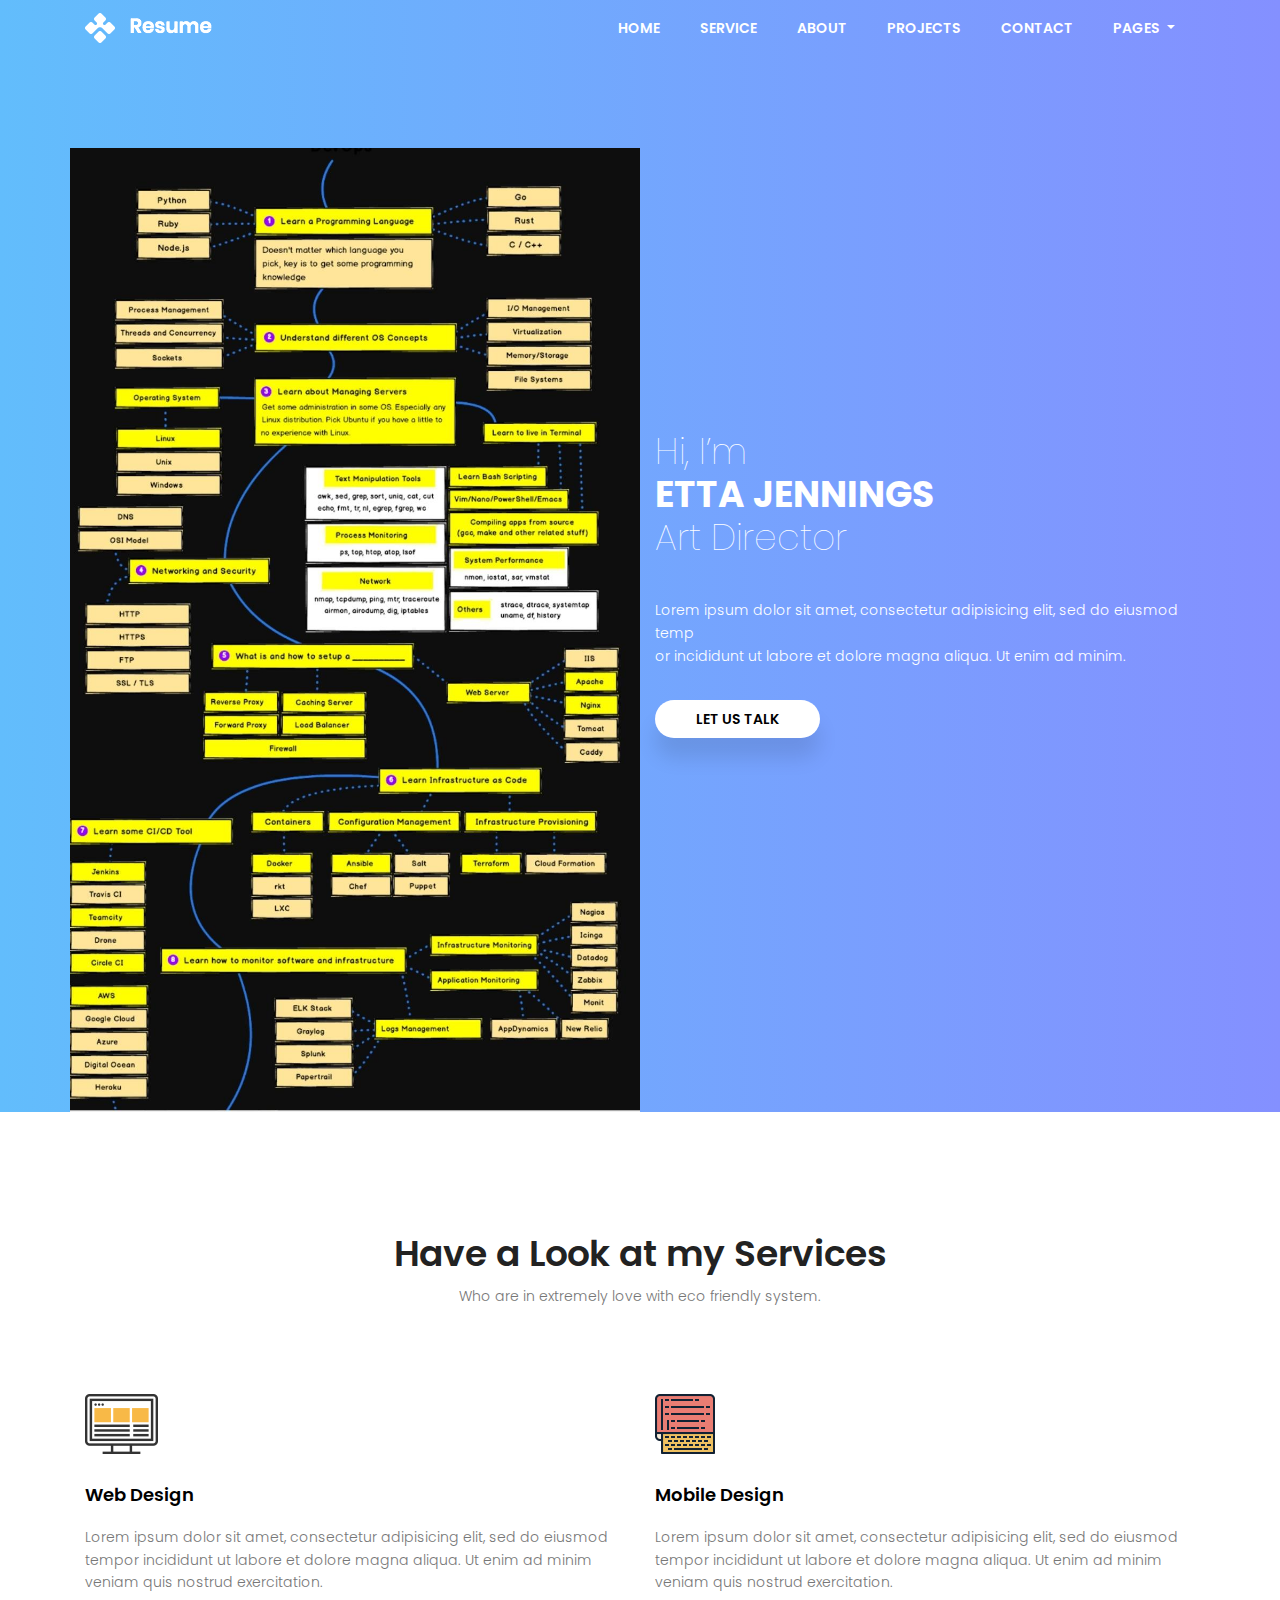
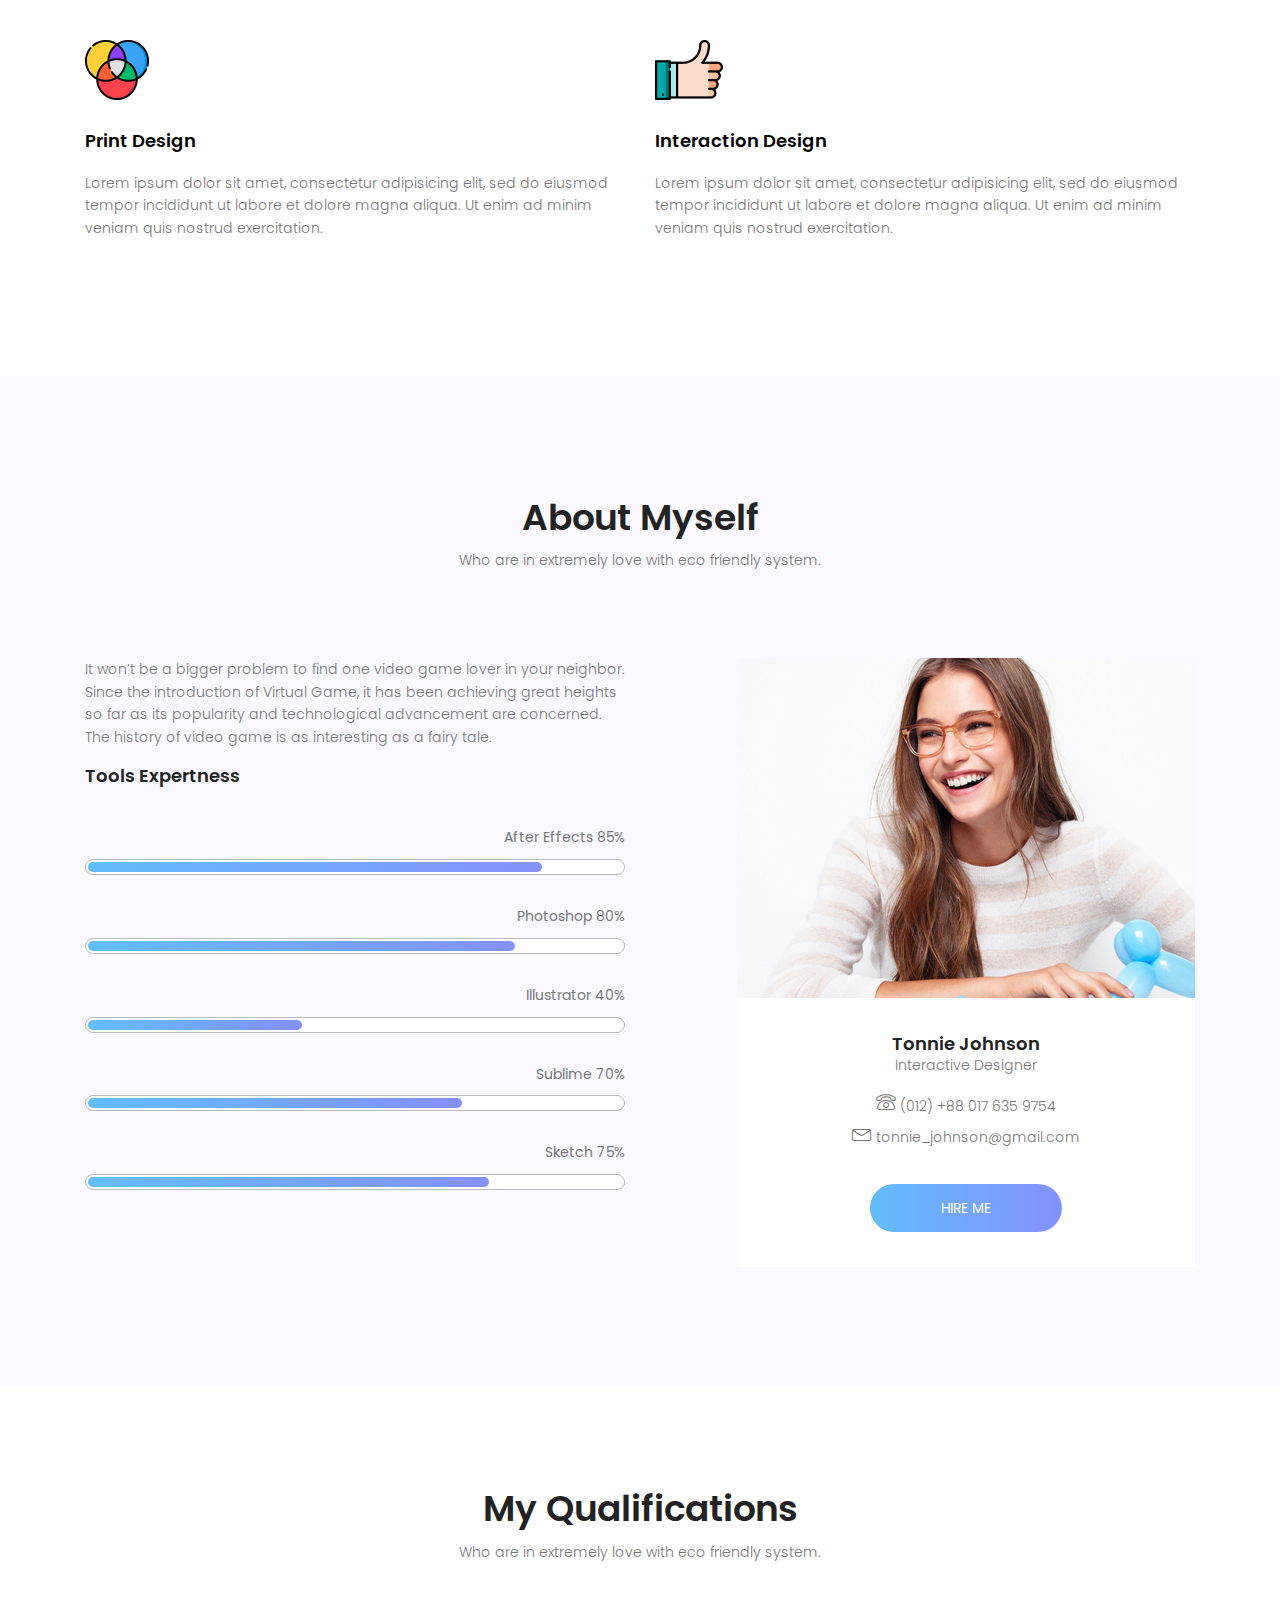
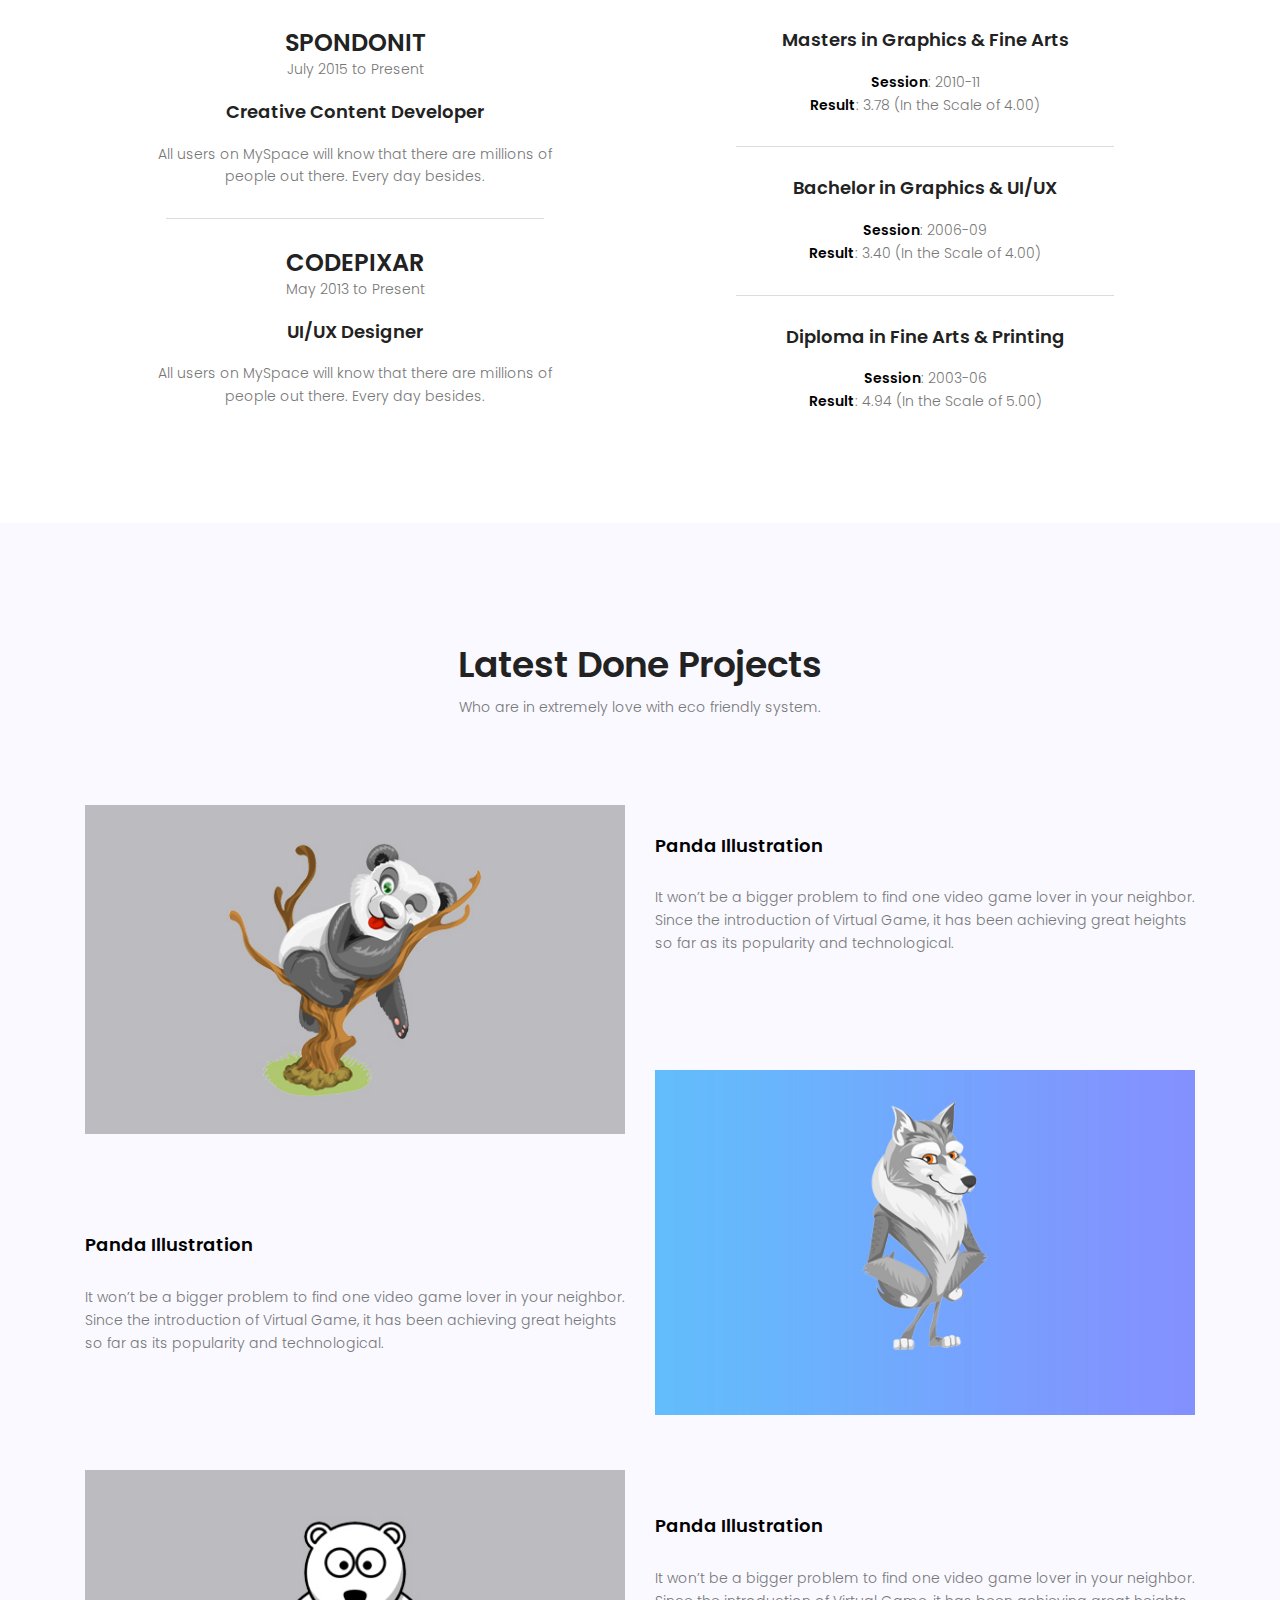
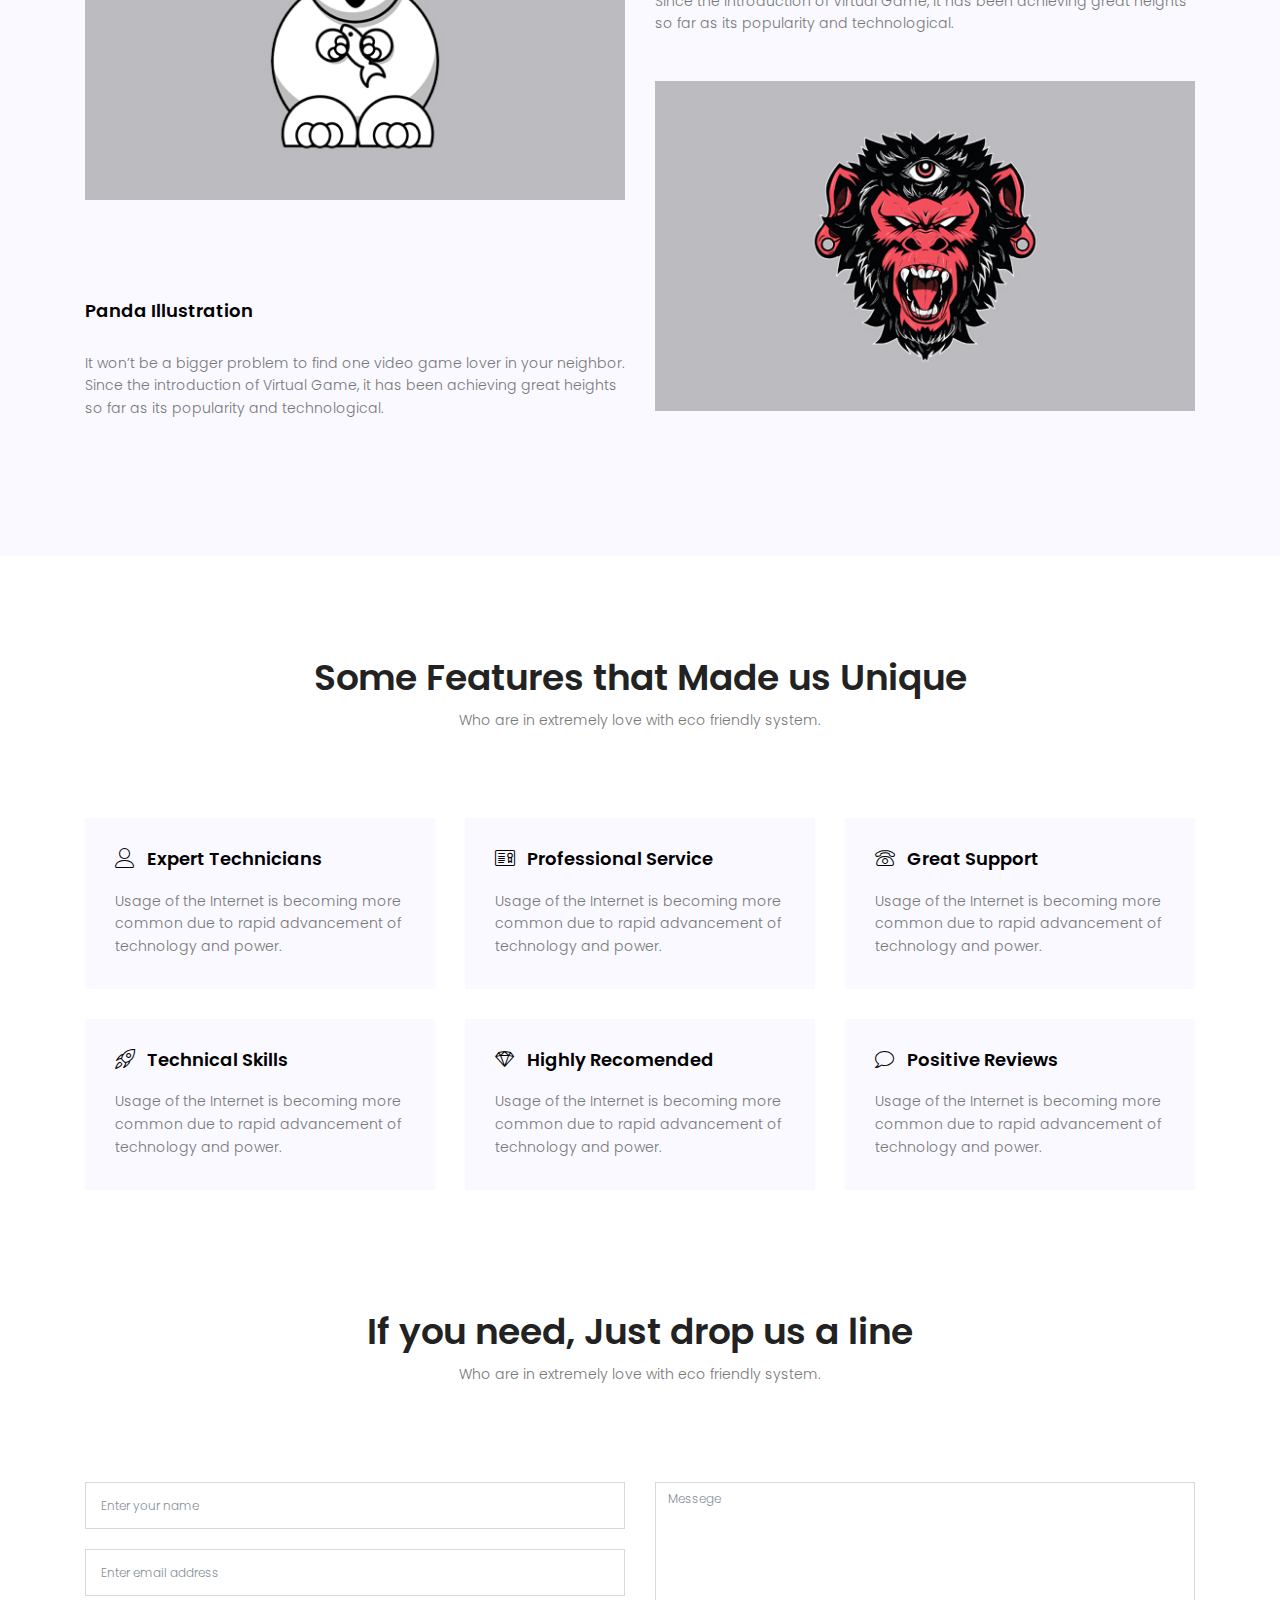
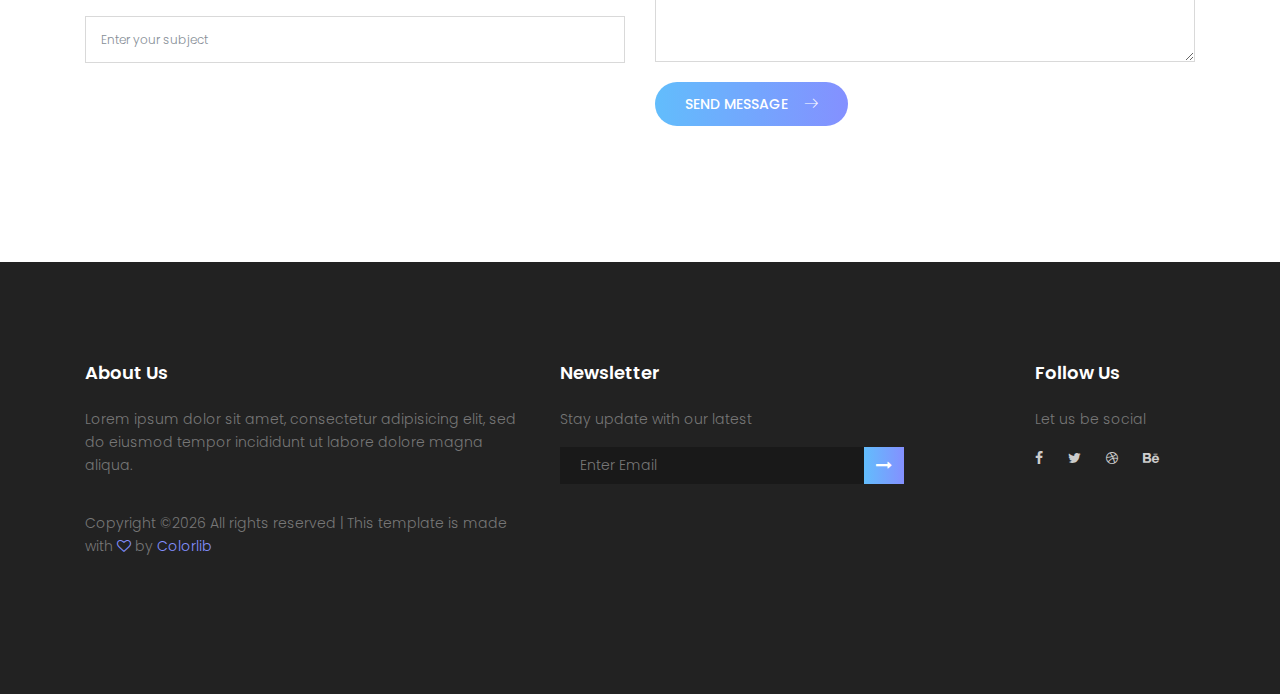
<file: portfolio/index.html>
<!DOCTYPE html>
	<html lang="zxx" class="no-js">
	<head>
		<!-- Mobile Specific Meta -->
		<meta name="viewport" content="width=device-width, initial-scale=1, shrink-to-fit=no">
		<!-- Favicon-->
		<link rel="shortcut icon" href="img/fav.png">
		<!-- Author Meta -->
		<meta name="author" content="colorlib">
		<!-- Meta Description -->
		<meta name="description" content="">
		<!-- Meta Keyword -->
		<meta name="keywords" content="">
		<!-- meta character set -->
		<meta charset="UTF-8">
		<!-- Site Title -->
		<title>Resume</title>

		<link href="https://fonts.googleapis.com/css?family=Poppins:100,200,400,300,500,600,700" rel="stylesheet"> 
			<!--
			CSS
			============================================= -->
			<link rel="stylesheet" href="css/linearicons.css">
			<link rel="stylesheet" href="css/font-awesome.min.css">
			<link rel="stylesheet" href="css/bootstrap.css">
			<link rel="stylesheet" href="css/magnific-popup.css">
			<link rel="stylesheet" href="css/owl.carousel.css">
			<link rel="stylesheet" href="css/main.css">
		</head>
		<body>
			<!-- start banner Area -->
			<section class="banner-area" id="home">
				<!-- Start Header Area -->
				<header class="default-header">
					<nav class="navbar navbar-expand-lg  navbar-light">
						<div class="container">
							  <a class="navbar-brand" href="index.html">
							  	<img src="img/logo.png" alt="">
							  </a>
							  <button class="navbar-toggler" type="button" data-toggle="collapse" data-target="#navbarSupportedContent" aria-controls="navbarSupportedContent" aria-expanded="false" aria-label="Toggle navigation">
							    <span class="text-white lnr lnr-menu"></span>
							  </button>

							  <div class="collapse navbar-collapse justify-content-end align-items-center" id="navbarSupportedContent">
							    <ul class="navbar-nav">
									<li><a href="#home">Home</a></li>
									<li><a href="#service">Service</a></li>
									<li><a href="#about">About</a></li>
									<li><a href="#project">Projects</a></li>
									<li><a href="#contact">Contact</a></li>
								   <!-- Dropdown -->
								    <li class="dropdown">
								      <a class="dropdown-toggle" href="#" id="navbardrop" data-toggle="dropdown">
								        Pages
								      </a>
								      <div class="dropdown-menu">
								        <a class="dropdown-item" href="generic.html">Generic</a>
								        <a class="dropdown-item" href="elements.html">Elements</a>
								      </div>
								    </li>										
							    </ul>
							  </div>						
						</div>
					</nav>
				</header>
				<!-- End Header Area -->				
			<div class="container">
				<div class="row justify-content-start align-items-center">
					<div class="col-lg-6 col-md-12 no-padding banner-right">
						<img class="img-fluid" src="img/DevOps.jpeg" alt="">
					</div>						
					<div class="col-lg-6 col-md-12 banner-left">
						<h1 class="text-white">
							Hi, I’m <br>
							<span>Etta Jennings</span> <br>
							Art Director						
						</h1>
						<p class="mx-auto text-white  mt-20 mb-40">
							Lorem ipsum dolor sit amet, consectetur adipisicing elit, sed do eiusmod temp <br> or incididunt ut labore et dolore magna aliqua. Ut enim ad minim.
						</p>
						<a href="#" class="text-uppercase header-btn">Let Us Talk</span></a>
					</div>
				</div>
			</div>
			</section>
			<!-- End banner Area -->	
			
			<!-- Start service Area -->
			<section class="service-area section-gap" id="service"> 
				<div class="container">
					<div class="row d-flex justify-content-center">
						<div class="menu-content pb-70 col-lg-8">
							<div class="title text-center">
								<h1 class="mb-10">Have a Look at my Services</h1>
								<p>Who are in extremely love with eco friendly system.</p>
							</div>
						</div>
					</div>						
					<div class="row">
						<div class="single-service col-lg-6 col-md-6 mb-30">
							<div class="icon">
								<img src="img/s1.png" alt="">
							</div>
							<div class="dec">
								<h4 class="mt-30"><a href="#">Web Design</a></h4>			
								<p class="mt-20">
									Lorem ipsum dolor sit amet, consectetur adipisicing elit, sed do eiusmod tempor incididunt ut labore et dolore magna aliqua. Ut enim ad minim veniam quis nostrud exercitation.
								</p>								
							</div>
						</div>
						<div class="single-service col-lg-6 col-md-6 mb-30">
							<div class="icon">
								<img src="img/s2.png" alt="">
							</div>
							<div class="dec">
								<h4 class="mt-30"><a href="#">Mobile Design</a></h4>			
								<p class="mt-20">
									Lorem ipsum dolor sit amet, consectetur adipisicing elit, sed do eiusmod tempor incididunt ut labore et dolore magna aliqua. Ut enim ad minim veniam quis nostrud exercitation.
								</p>								
							</div>
						</div>
						<div class="single-service col-lg-6 col-md-6">
							<div class="icon">
								<img src="img/s3.png" alt="">
							</div>
							<div class="dec">
								<h4 class="mt-30"><a href="#">Print Design</a></h4>			
								<p class="mt-20">
									Lorem ipsum dolor sit amet, consectetur adipisicing elit, sed do eiusmod tempor incididunt ut labore et dolore magna aliqua. Ut enim ad minim veniam quis nostrud exercitation.
								</p>								
							</div>
						</div>
						<div class="single-service col-lg-6 col-md-6">
							<div class="icon">
								<img src="img/s4.png" alt="">
							</div>
							<div class="dec">
								<h4 class="mt-30"><a href="#">Interaction Design</a></h4>			
								<p class="mt-20">
									Lorem ipsum dolor sit amet, consectetur adipisicing elit, sed do eiusmod tempor incididunt ut labore et dolore magna aliqua. Ut enim ad minim veniam quis nostrud exercitation.
								</p>								
							</div>
						</div>																		
					</div>
				</div>	
			</section>
			<!-- End service Area -->
			
			<!-- Start about Area -->
			<section class="about-area section-gap" id="about">
				<div class="container">
					<div class="row d-flex justify-content-center">
						<div class="menu-content pb-70 col-lg-8">
							<div class="title text-center">
								<h1 class="mb-10">About Myself</h1>
								<p>Who are in extremely love with eco friendly system.</p>
							</div>
						</div>
					</div>					
					<div class="row">
						<div class="col-lg-6 about-left">
							<p>
								It won’t be a bigger problem to find one video game lover in your neighbor. Since the introduction of Virtual Game, it has been achieving great heights so far as its popularity and technological advancement are concerned. The history of video game is as interesting as a fairy tale.
							</p>
							<h4 class="pb-40">Tools Expertness</h4>
				                <div class="skillbar" data-percent="85%">
				                    <div class="skill-bar-percent">After Effects 85%</div>
				                    <div class="skillwrap">
				                    	<div class="skillbar-bar" style="width: 85%;"></div>
				                    </div>
				                </div>

				                <div class="skillbar" data-percent="80%">
				                    <div class="skill-bar-percent">Photoshop 80%</div>
				                    <div class="skillwrap">
				                    	<div class="skillbar-bar" style="width: 80%;"></div>
									</div>
				                </div>

				                <div class="skillbar" data-percent="40%">
				                    <div class="skill-bar-percent">Illustrator 40%</div>
				                    <div class="skillwrap">
				                    	<div class="skillbar-bar" style="width: 40%;"></div>
									</div>
				                </div>

				                <div class="skillbar" data-percent="70%">
				                    <div class="skill-bar-percent">Sublime 70%</div>
				                    <div class="skillwrap">
				                    	<div class="skillbar-bar" style="width: 70%;"></div>
									</div>
				                </div>

				                <div class="skillbar" data-percent="75%">
				                    <div class="skill-bar-percent">Sketch 75%</div>
				                    <div class="skillwrap">
				                    	<div class="skillbar-bar" style="width: 75%;"></div>
									</div>
				                </div>				                
						</div>
						<div class="col-lg-6 about-right justify-content-end d-flex">
							<div class="myself-wrap">
								<img class="img-fluid" src="img/about-img.jpg" alt="">
								<div class="desc">
									<h4>Tonnie Johnson</h4>
									<p class="pb-10">Interactive Designer</p>
									<p><span class="lnr lnr-phone"></span> (012) +88 017 635 9754</p>
									<p><span class="lnr lnr-envelope"></span> tonnie_johnson@gmail.com</p>
									<a class="mt-30 text-uppercase talk-btn" href="#">Hire Me</span></a>
								</div>
							</div>
						</div>
					</div>
				</div>	
			</section>
			<!-- End about Area -->
			
			<!-- Start qualification Area -->
			<section class="qualification-area pt-100 pb-80">
				<div class="container">
					<div class="row d-flex justify-content-center">
						<div class="menu-content pb-20 col-lg-8">
							<div class="title text-center">
								<h1 class="mb-10">My Qualifications</h1>
								<p>Who are in extremely love with eco friendly system.</p>
							</div>
						</div>
					</div>							
					<div class="row d-flex justify-content-center">
						<div class="col-lg-6 col-md-6 qty-left">
							<div class="single-qly">
								<h3 class="text-uppercase">Spondonit</h3>
								<p>July 2015 to Present</p>
								<h4 class="pt-20 pb-20">Creative Content Developer</h4>
								<p>
									All users on MySpace will know that there are millions of <br>people out there. Every day besides.
								</p>							
							</div>
							<div class="btm-border d-block mx-auto"></div>								
							<div class="single-qly">
								<h3 class="text-uppercase">Codepixar</h3>
								<p>May 2013 to Present</p>
								<h4 class="pt-20 pb-20">UI/UX Designer</h4>
								<p>
									All users on MySpace will know that there are millions of <br>people out there. Every day besides.
								</p>								
							</div>							
						</div>
						<div class="col-lg-6 col-md-6 qty-right">
							<div class="single-qly">
								<h4 class="pb-20">Masters in Graphics & Fine Arts</h4>
								<p><b>Session</b>: 2010-11</p>								
								<p><b>Result</b>:  3.78 (In the Scale of 4.00)</p>									
							</div>
							<div class="btm-border d-block mx-auto"></div>							
							<div class="single-qly">
								<h4 class="pb-20">Bachelor in Graphics & UI/UX</h4>
								<p><b>Session</b>: 2006-09</p>								
								<p><b>Result</b>:  3.40 (In the Scale of 4.00)</p>									
							</div>	
							<div class="btm-border d-block mx-auto"></div>							
							<div class="single-qly">
								<h4 class="pb-20">Diploma in Fine Arts & Printing</h4>
								<p><b>Session</b>: 2003-06</p>								
								<p><b>Result</b>:  4.94 (In the Scale of 5.00)</p>								
							</div>																				
						</div>						
					</div>
				</div>	
			</section>
			<!-- End qualification Area -->
			
			<!-- Start project Area -->
			<section class="project-area section-gap" id="project">
				<div class="container">
					<div class="row d-flex justify-content-center">
						<div class="menu-content pb-70 col-lg-8">
							<div class="title text-center">
								<h1 class="mb-10">Latest Done Projects</h1>
								<p>Who are in extremely love with eco friendly system.</p>
							</div>
						</div>
					</div>					
					<div class="row">
						<div class="col-lg-6 project-left">
							<div class="single-project pb-100">
								<img class="img-fluid" src="img/l1.jpg" alt="">
								<h4 class="pt-100 pb-30"><a href="#">Panda Illustration</a></h4>
								<p>
									It won’t be a bigger problem to find one video game lover in your neighbor. Since the introduction of Virtual Game, it has been achieving great heights so far as its popularity and technological.
								</p>
							</div>
							<div class="single-project">
								<img class="img-fluid" src="img/l3.jpg" alt="">
								<h4 class="pt-100 pb-30"><a href="#">Panda Illustration</a></h4>
								<p>
									It won’t be a bigger problem to find one video game lover in your neighbor. Since the introduction of Virtual Game, it has been achieving great heights so far as its popularity and technological.
								</p>
							</div>							
						</div>
						<div class="col-lg-6 project-right">
							<div class="single-project">
								<h4 class="pt-30 pb-30"><a href="#">Panda Illustration</a></h4>
								<p class=" pb-100">
									It won’t be a bigger problem to find one video game lover in your neighbor. Since the introduction of Virtual Game, it has been achieving great heights so far as its popularity and technological.
								</p>								
								<img class="img-fluid" src="img/l2.jpg" alt="">
							</div>
							<div class="single-project">
								<h4 class="pt-100 pb-30"><a href="#">Panda Illustration</a></h4>
								<p class=" pb-30">
									It won’t be a bigger problem to find one video game lover in your neighbor. Since the introduction of Virtual Game, it has been achieving great heights so far as its popularity and technological.
								</p>
								<img class="img-fluid" src="img/l4.jpg" alt="">								
							</div>								
						</div>
					</div>
				</div>	
			</section>
			<!-- End project Area -->
			
			<!-- Start feature Area -->
			<section class="feature-area pt-100">
				<div class="container">
					<div class="row d-flex justify-content-center">
						<div class="menu-content pb-70 col-lg-8">
							<div class="title text-center">
								<h1 class="mb-10">Some Features that Made us Unique</h1>
								<p>Who are in extremely love with eco friendly system.</p>
							</div>
						</div>
					</div>						
					<div class="row">
						<div class="col-lg-4 col-md-6 ">
							<div class="single-feature mb-30">
								<div class="title d-flex flex-row pb-20">
									<span class="lnr lnr-user"></span>
									<h4><a href="#">Expert Technicians</a></h4>
								</div>
								<p>
									Usage of the Internet is becoming more common due to rapid advancement of technology and power.
								</p>							
							</div>							
						</div>
						<div class="col-lg-4 col-md-6 ">
							<div class="single-feature mb-30">
								<div class="title d-flex flex-row pb-20">
									<span class="lnr lnr-license"></span>
									<h4><a href="#">Professional Service</a></h4>
								</div>
								<p>
									Usage of the Internet is becoming more common due to rapid advancement of technology and power.
								</p>							
							</div>							
						</div>
						<div class="col-lg-4 col-md-6 ">
							<div class="single-feature mb-30">
								<div class="title d-flex flex-row pb-20">
									<span class="lnr lnr-phone"></span>
									<h4><a href="#">Great Support</a></h4>
								</div>
								<p>
									Usage of the Internet is becoming more common due to rapid advancement of technology and power.
								</p>							
							</div>							
						</div>
						<div class="col-lg-4 col-md-6 ">
							<div class="single-feature">
								<div class="title d-flex flex-row pb-20">
									<span class="lnr lnr-rocket"></span>
									<h4><a href="#">Technical Skills</a></h4>
								</div>
								<p>
									Usage of the Internet is becoming more common due to rapid advancement of technology and power.
								</p>							
							</div>							
						</div>
						<div class="col-lg-4 col-md-6 ">
							<div class="single-feature">
								<div class="title d-flex flex-row pb-20">
									<span class="lnr lnr-diamond"></span>
									<h4><a href="#">Highly Recomended</a></h4>
								</div>
								<p>
									Usage of the Internet is becoming more common due to rapid advancement of technology and power.
								</p>							
							</div>							
						</div>
						<div class="col-lg-4 col-md-6 ">
							<div class="single-feature">
								<div class="title d-flex flex-row pb-20">
									<span class="lnr lnr-bubble"></span>
									<h4><a href="#">Positive Reviews</a></h4>
								</div>
								<p>
									Usage of the Internet is becoming more common due to rapid advancement of technology and power.
								</p>							
							</div>							
						</div>																					
					</div>
				</div>	
			</section>
			<!-- End feature Area -->
							
			<!-- start contact Area -->		
			<section class="contact-area section-gap" id="contact">
				<div class="container">
					<div class="row d-flex justify-content-center">
						<div class="menu-content pb-20 col-lg-8">
							<div class="title text-center">
								<h1 class="mb-10">If you need, Just drop us a line</h1>
								<p>Who are in extremely love with eco friendly system.</p>
							</div>
						</div>
					</div>										
					<form class="form-area mt-60" id="myForm" action="mail.php" method="post" class="contact-form text-right">
						<div class="row">	
						<div class="col-lg-6 form-group">
							<input name="name" placeholder="Enter your name" onfocus="this.placeholder = ''" onblur="this.placeholder = 'Enter your name'" class="common-input mb-20 form-control" required="" type="text">
						
							<input name="email" placeholder="Enter email address" pattern="[A-Za-z0-9._%+-]+@[A-Za-z0-9.-]+\.[A-Za-z]{1,63}$" onfocus="this.placeholder = ''" onblur="this.placeholder = 'Enter email address'" class="common-input mb-20 form-control" required="" type="email">

							<input name="subject" placeholder="Enter your subject" onfocus="this.placeholder = ''" onblur="this.placeholder = 'Enter your subject'" class="common-input mb-20 form-control" required="" type="text">
						</div>
						<div class="col-lg-6 form-group">
							<textarea class="common-textarea mt-10 form-control" name="message" placeholder="Messege" onfocus="this.placeholder = ''" onblur="this.placeholder = 'Messege'" required=""></textarea>
							<button class="primary-btn mt-20">Send Message<span class="lnr lnr-arrow-right"></span></button>
							<div class="alert-msg">								
						</div>
						</div></div>
					</form>						
					
				</div>	
			</section>
			<!-- end contact Area -->		
			
			<!-- start footer Area -->		
			<footer class="footer-area section-gap">
				<div class="container">
					<div class="row">
						<div class="col-lg-5  col-md-6 col-sm-6">
							<div class="single-footer-widget">
								<h6>About Us</h6>
								<p>
									Lorem ipsum dolor sit amet, consectetur adipisicing elit, sed do eiusmod tempor incididunt ut labore dolore magna aliqua.
								</p>
								<!-- Link back to Colorlib can't be removed. Template is licensed under CC BY 3.0. -->
            		<p class="footer-text">Copyright &copy;<script>document.write(new Date().getFullYear());</script> All rights reserved | This template is made with <i class="fa fa-heart-o" aria-hidden="true"></i> by <a href="https://colorlib.com" target="_blank">Colorlib</a></p>
            		<!-- Link back to Colorlib can't be removed. Template is licensed under CC BY 3.0. -->
							</div>
						</div>
						<div class="col-lg-5  col-md-6 col-sm-6">
							<div class="single-footer-widget">
								<h6>Newsletter</h6>
								<p>Stay update with our latest</p>
								<div class="" id="mc_embed_signup">

										<form target="_blank" novalidate="true" action="https://spondonit.us12.list-manage.com/subscribe/post?u=1462626880ade1ac87bd9c93a&amp;id=92a4423d01" method="get" class="form-inline">

										<div class="d-flex flex-row">

											<input class="form-control" name="EMAIL" placeholder="Enter Email" onfocus="this.placeholder = ''" onblur="this.placeholder = 'Enter Email '" required="" type="email">


				                            	<button class="click-btn btn btn-default"><i class="fa fa-long-arrow-right" aria-hidden="true"></i></button>
				                            	<div style="position: absolute; left: -5000px;">
													<input name="b_36c4fd991d266f23781ded980_aefe40901a" tabindex="-1" value="" type="text">
												</div>
				                          	
											<!-- <div class="col-lg-4 col-md-4">
												<button class="bb-btn btn"><span class="lnr lnr-arrow-right"></span></button>
											</div>  -->
										</div>		
										<div class="info"></div>
										</form>
								</div>
								</div>
						</div>							
						<div class="col-lg-2 col-md-6 col-sm-6 social-widget">
							<div class="single-footer-widget">
								<h6>Follow Us</h6>
								<p>Let us be social</p>
								<div class="footer-social d-flex align-items-center">
									<a href="#"><i class="fa fa-facebook"></i></a>
									<a href="#"><i class="fa fa-twitter"></i></a>
									<a href="#"><i class="fa fa-dribbble"></i></a>
									<a href="#"><i class="fa fa-behance"></i></a>
								</div>
							</div>
						</div>							
					</div>
				</div>
			</footer>	
			<!-- End footer Area -->			

			<script src="js/vendor/jquery-2.2.4.min.js"></script>
			<script src="https://cdnjs.cloudflare.com/ajax/libs/popper.js/1.11.0/umd/popper.min.js" integrity="sha384-b/U6ypiBEHpOf/4+1nzFpr53nxSS+GLCkfwBdFNTxtclqqenISfwAzpKaMNFNmj4" crossorigin="anonymous"></script>
			<script src="js/vendor/bootstrap.min.js"></script>
			<script src="js/jquery.ajaxchimp.min.js"></script>
			<script src="js/jquery.magnific-popup.min.js"></script>
			<script src="js/parallax.min.js"></script>			
			<script src="js/owl.carousel.min.js"></script>			
			<script src="js/jquery.sticky.js"></script>

			<script src="js/main.js"></script>	
		</body>
	</html>
</file>
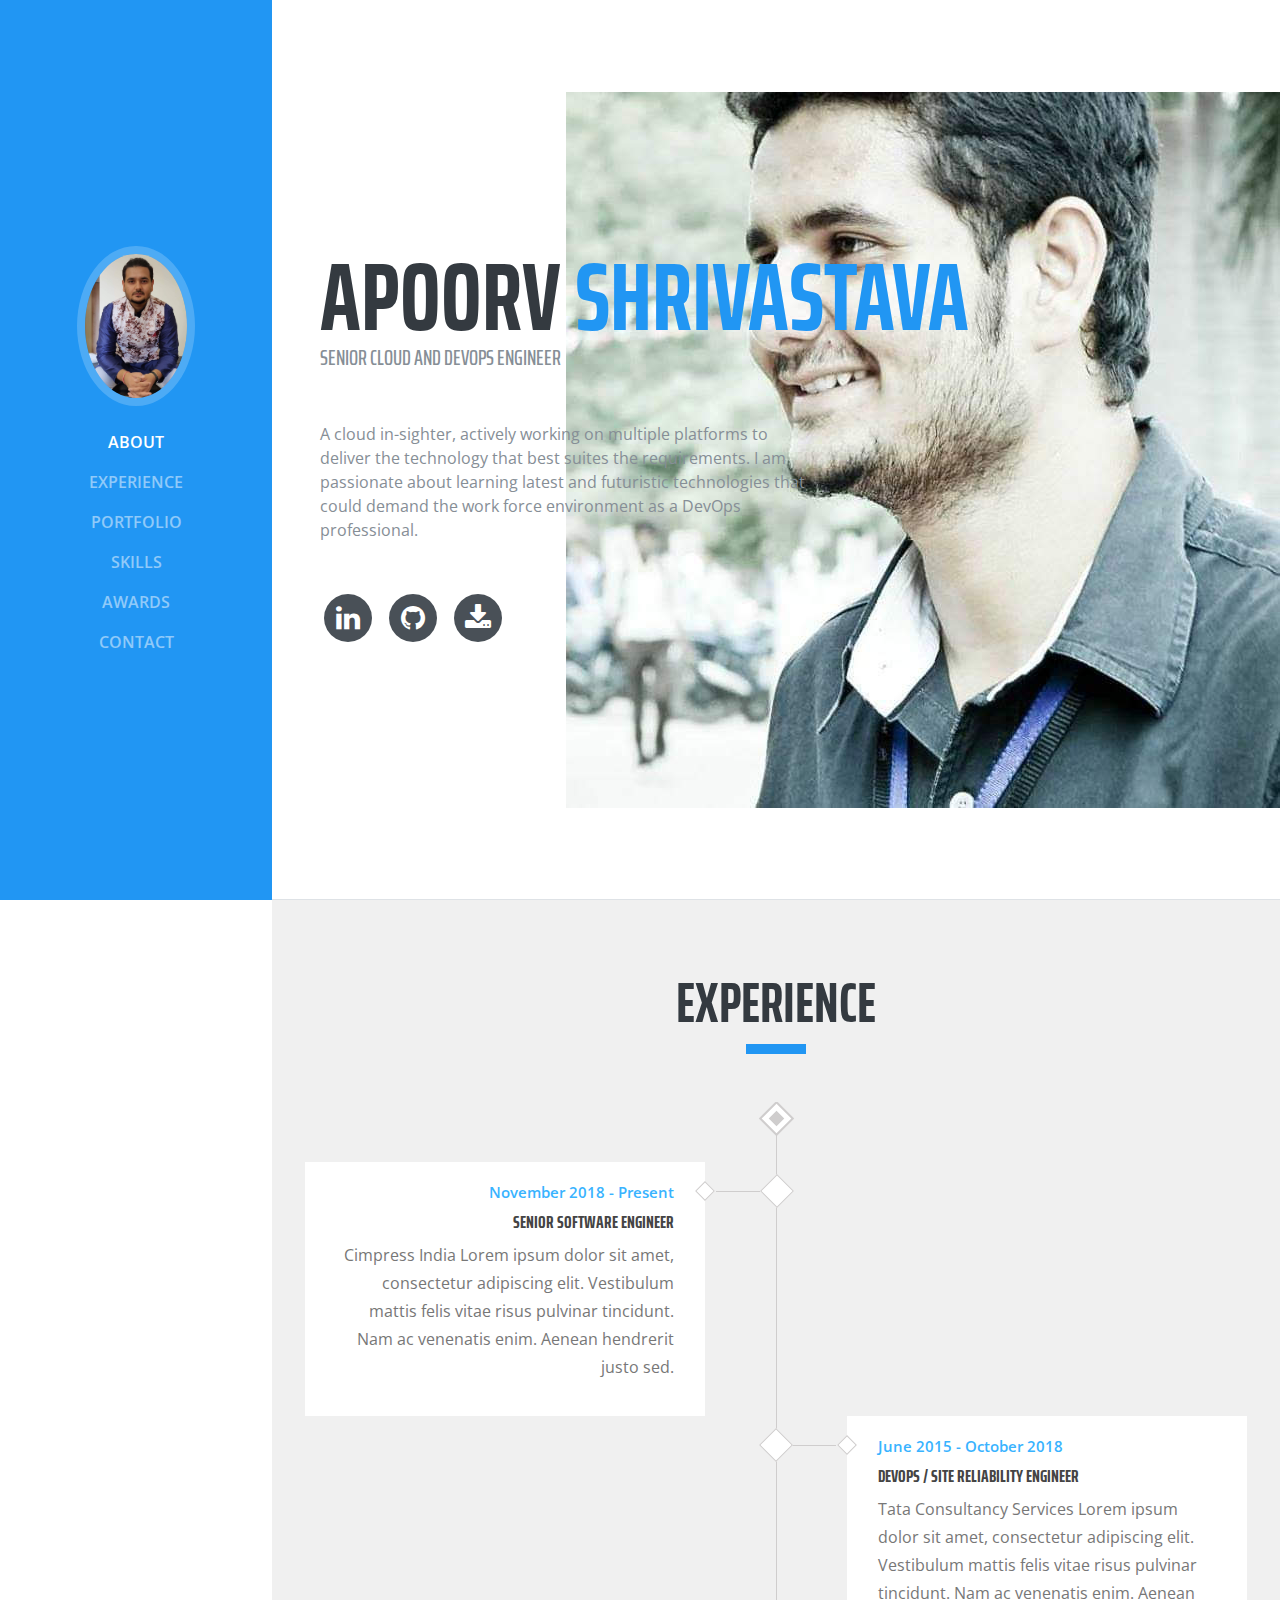
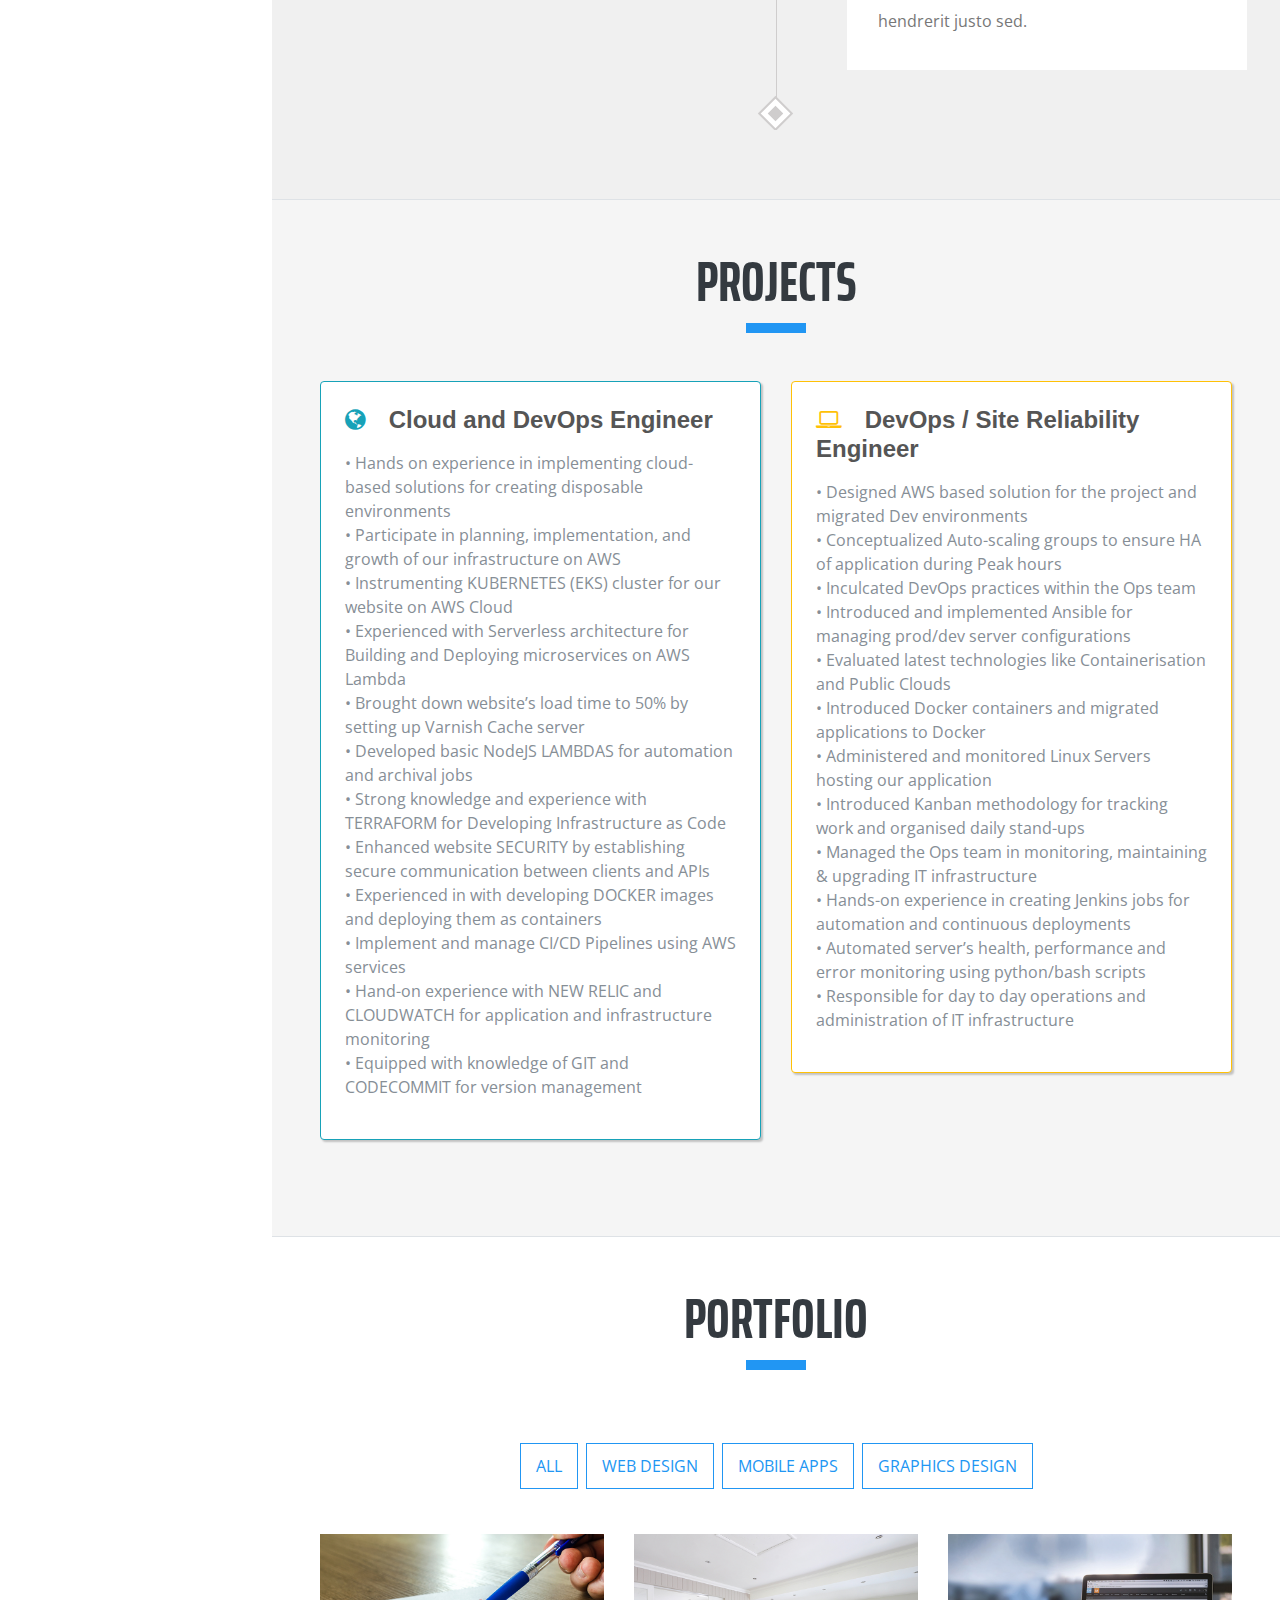
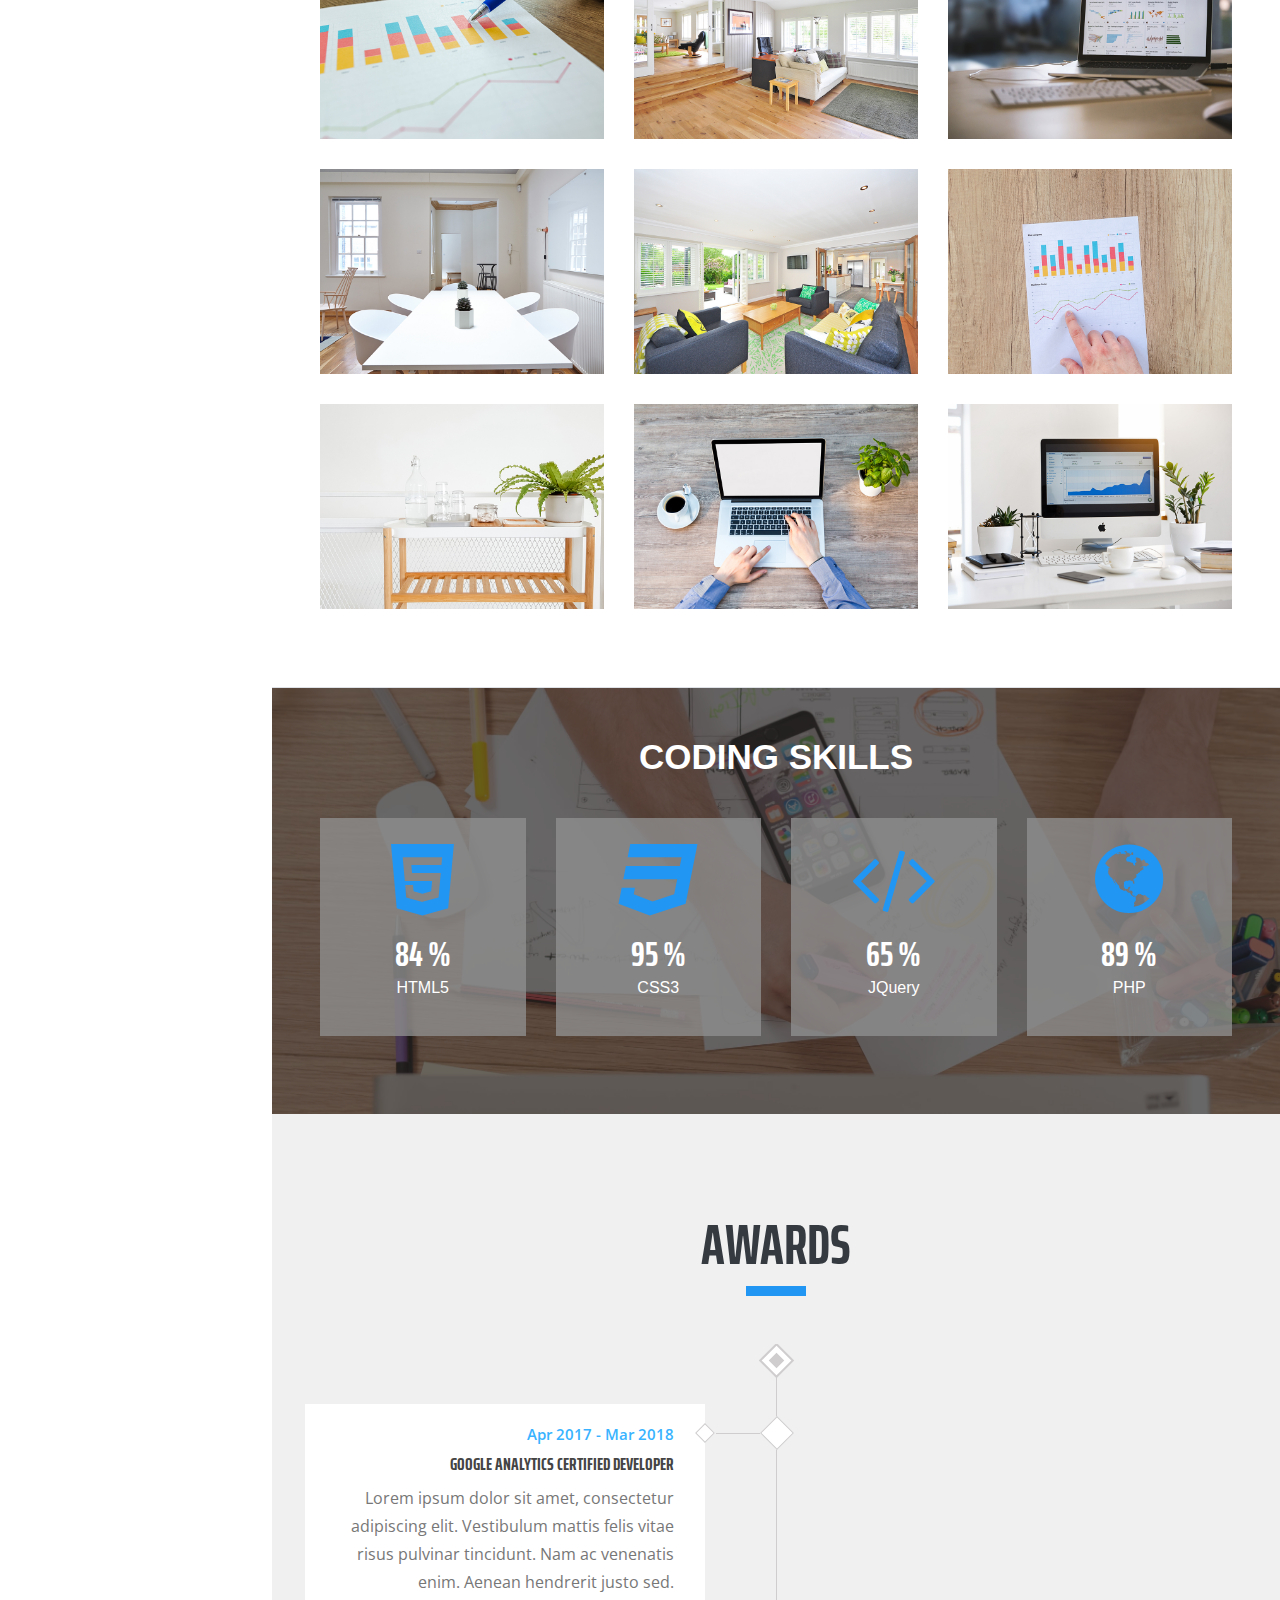
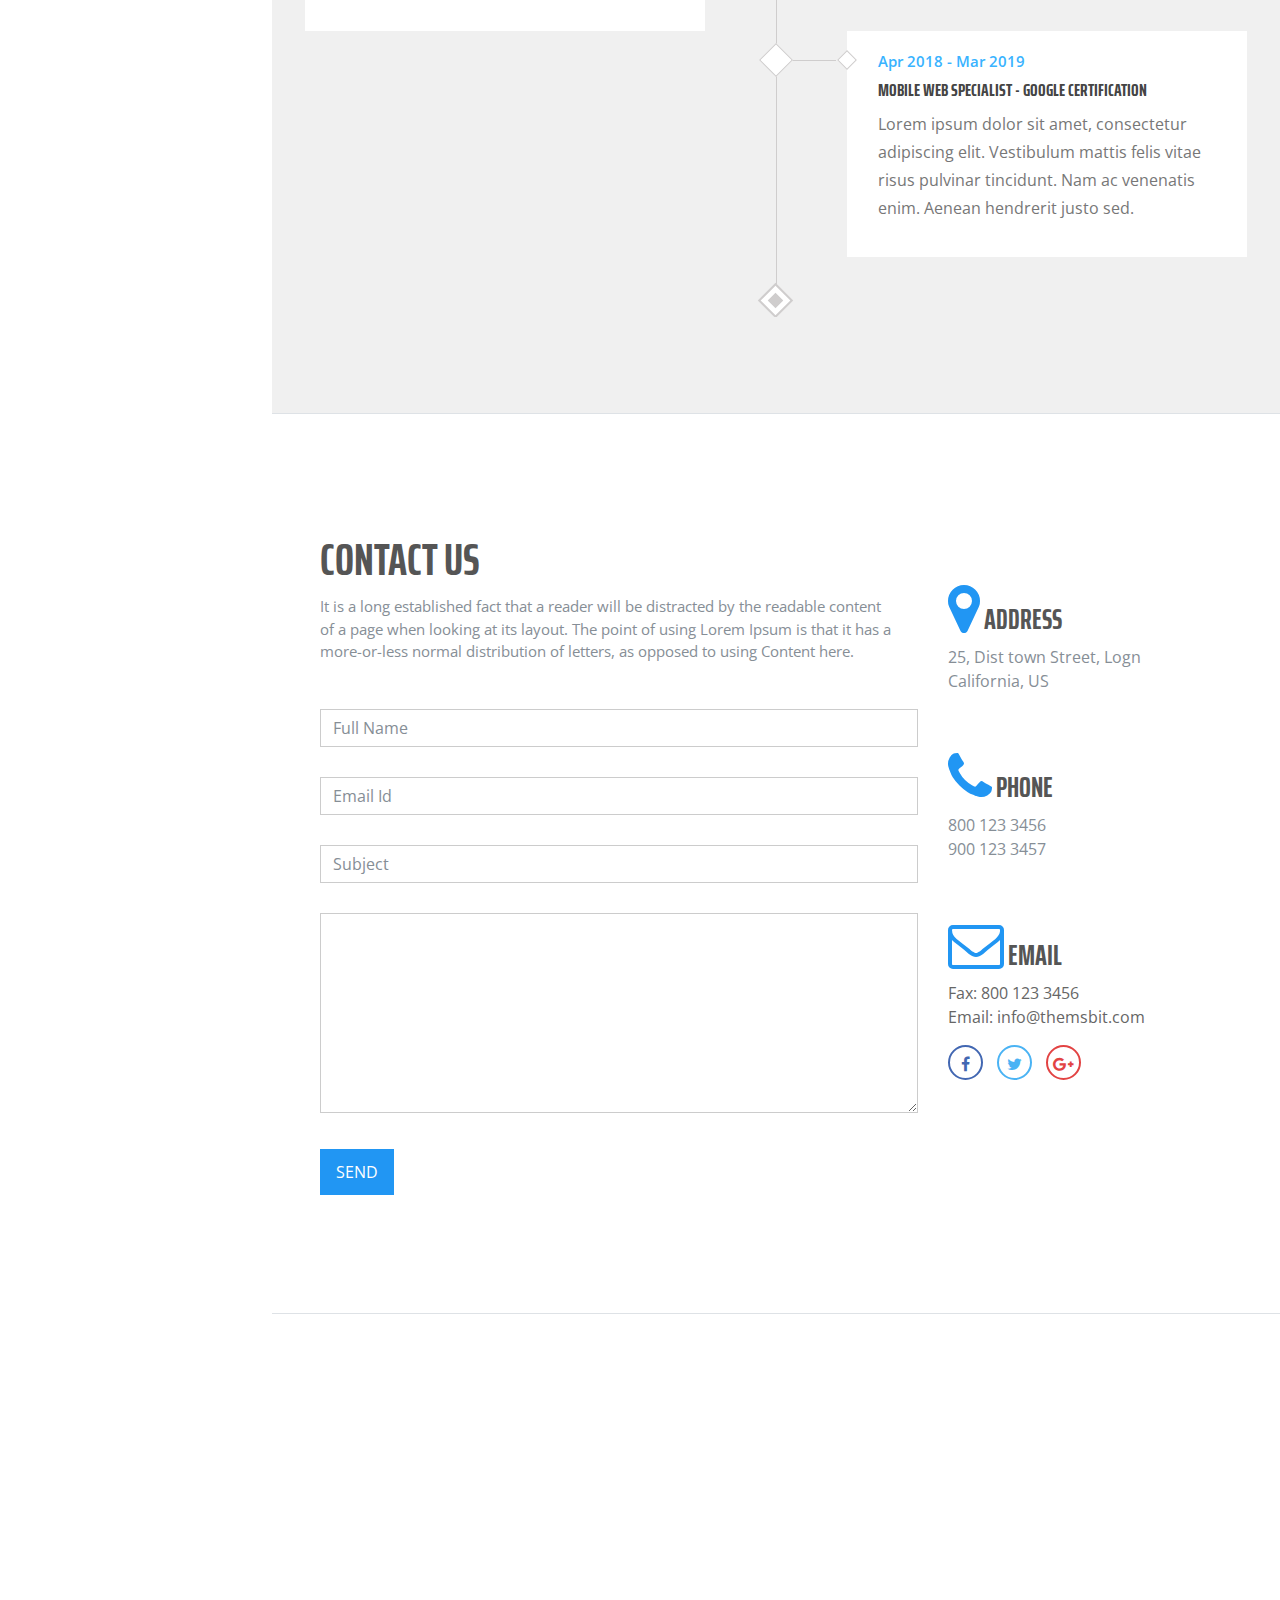
<file: profile-bootstrap-master/index.html>
<!--
author: Boostraptheme
author URL: https://boostraptheme.com
License: Creative Commons Attribution 4.0 Unported
License URL: https://creativecommons.org/licenses/by/4.0/
-->

<!DOCTYPE html>
<html lang="en">

<head>
    <meta charset="utf-8">
    <meta name="viewport" content="width=device-width, initial-scale=1, shrink-to-fit=no">
    <meta name="description" content="">
    <meta name="author" content="">

    <link rel="shortcut icon" href="img/favicon.ico">
    <title>Profile Bootstrap Theme</title>

    <!-- Global stylesheets -->
    <link href="css/bootstrap/bootstrap.min.css" rel="stylesheet">
    <link href="https://fonts.googleapis.com/css?family=Saira+Extra+Condensed:100,200,300,400,500,600,700,800,900" rel="stylesheet">
    <link href="https://fonts.googleapis.com/css?family=Open+Sans:300,300i,400,400i,600,600i,700,700i,800,800i" rel="stylesheet">
    <link href="font-awesome/css/font-awesome.min.css" rel="stylesheet">
    <link href="css/devicons/css/devicons.min.css" rel="stylesheet">
    <link href="css/simple-line-icons/css/simple-line-icons.css" rel="stylesheet">
    <link href="css/style.css" rel="stylesheet">
</head>

<body id="page-top">
    
    <nav class="navbar navbar-expand-lg navbar-dark bg-primary fixed-top" id="sideNav">
      <a class="navbar-brand js-scroll-trigger" href="#page-top">
        <span class="d-block d-lg-none  mx-0 px-0"><img src="img/logo-white.png" alt="" class="img-fluid"></span>
        <span class="d-none d-lg-block">
          <img class="img-fluid img-profile rounded-circle mx-auto mb-2" src="img/profile1.jpg" alt="">
        </span>
      </a>
        <button class="navbar-toggler" type="button" data-toggle="collapse" data-target="#navbarSupportedContent" aria-controls="navbarSupportedContent" aria-expanded="false" aria-label="Toggle navigation">
            <span class="navbar-toggler-icon"></span>
        </button>
        <div class="collapse navbar-collapse" id="navbarSupportedContent">
            <ul class="navbar-nav">
                <li class="nav-item">
                    <a class="nav-link js-scroll-trigger" href="#about">About</a>
                </li>
                <li class="nav-item">
                    <a class="nav-link js-scroll-trigger" href="#experience">Experience</a>
                </li>
                <li class="nav-item">
                    <a class="nav-link js-scroll-trigger" href="#portfolio">Portfolio</a>
                </li>
                <li class="nav-item">
                    <a class="nav-link js-scroll-trigger" href="#skills">Skills</a>
                </li>
                <li class="nav-item">
                    <a class="nav-link js-scroll-trigger" href="#awards">Awards</a>
                </li>
                <li class="nav-item">
                    <a class="nav-link js-scroll-trigger" href="#contact">Contact</a>
                </li>
            </ul>
        </div>
    </nav>

    <div class="container-fluid p-0">

    <!--====================================================
                        ABOUT
    ======================================================-->
      <section class="resume-section p-3 p-lg-5 d-flex d-column" id="about">
          <div class="my-auto" >
              <!-- <img src="img/logo-s.png" class="img-fluid mb-3" alt=""> -->
              <h1 class="mb-0">Apoorv
                <span class="text-primary">Shrivastava</span>
              </h1>
              <div class="subheading mb-5">Senior Cloud and DevOps Engineer
                  <!-- <a href="#">THEMSBIT</a> -->
              </div>
              <p class="mb-5" style="max-width: 500px;" >A cloud in-sighter, actively working on multiple platforms to deliver the technology that best suites the requirements. I am passionate about learning latest and futuristic technologies
                 that could demand the work force environment as a DevOps professional.</p>
              <ul class="list-inline list-social-icons mb-0">
                  <!-- <li class="list-inline-item">
                      <a href="#">
                  <span class="fa-stack fa-lg">
                    <i class="fa fa-circle fa-stack-2x"></i>
                    <i class="fa fa-facebook fa-stack-1x fa-inverse"></i>
                  </span>
                </a>
                  </li> -->
                  <li class="list-inline-item">
                      <a href="https://www.linkedin.com/in/apoorv-shrivastava/" target="_blank">
                  <span class="fa-stack fa-lg">
                    <i class="fa fa-circle fa-stack-2x"></i>
                    <i class="fa fa-linkedin fa-stack-1x fa-inverse"></i>
                  </span>
                </a>
                  </li>
                  <li class="list-inline-item">
                      <a href="https://github.com/apoorv0692" target="_blank">
                  <span class="fa-stack fa-lg">
                    <i class="fa fa-circle fa-stack-2x"></i>
                    <i class="fa fa-github fa-stack-1x fa-inverse"></i>
                  </span>
                </a>
                  </li>
                  <li class="list-inline-item">
                    <a href="https://drive.google.com/open?id=1d9Uq2yGK3nb_aXRUnfE6vgELAiYQE9YL" target="_blank">
                <span class="fa-stack fa-lg">
                  <i class="fa fa-circle fa-stack-2x"></i>
                  <i class="fa fa-download fa-stack-1x fa-inverse"></i>
                </span>
              </a>
                </li>
              </ul>
          </div>
      </section>
<!--====================================================
                           Experience
    ======================================================-->       
    <section class="resume-section p-3 p-lg-5 d-flex flex-column" id="awards">
      <div class="row my-auto">
          <div class="col-12">
            <h2 class="  text-center">Experience</h2>
            <div class="mb-5 heading-border"></div>
          </div> 
          <div class="main-award" id="award-box">
              <div class="award">
                  <div class="award-icon"></div>
                  <div class="award-content">
                      <span class="date">November 2018 - Present</span>
                      <h5 class="title">Senior Software Engineer</h5>
                      <p class="description">
                          Cimpress India Lorem ipsum dolor sit amet, consectetur adipiscing elit. Vestibulum mattis felis vitae risus pulvinar tincidunt. Nam ac venenatis enim. Aenean hendrerit justo sed.
                      </p>
                  </div>
              </div>
              <div class="award">
                  <div class="award-icon"></div>
                  <div class="award-content">
                      <span class="date">June 2015 - October 2018</span>
                      <h5 class="title">DevOps / Site Reliability Engineer</h5>
                      <p class="description">
                          Tata Consultancy Services Lorem ipsum dolor sit amet, consectetur adipiscing elit. Vestibulum mattis felis vitae risus pulvinar tincidunt. Nam ac venenatis enim. Aenean hendrerit justo sed.
                      </p>
                  </div>
              </div>
          </div>
      </div>
  </section> 
    <!--====================================================
                        EXPERIENCE
    ======================================================-->      
      <section class="resume-section p-3 p-lg-5 " id="experience">
          <div class="row my-auto">
              <div class="col-12">
                <h2 class="  text-center">Projects</h2>
                <div class="mb-5 heading-border"></div>
              </div>
              <div class="resume-item col-md-6 col-sm-12 " > 
                <div class="card mx-0 p-4 mb-5" style="border-color: #17a2b8; box-shadow: 2px 2px 2px rgba(0, 0, 0, 0.21);">
                  <div class=" resume-content mr-auto">
                      <h4 class="mb-3"><i class="fa fa-globe mr-3 text-info"></i> Cloud and DevOps Engineer</h4>
                      <p>•	Hands on experience in implementing cloud-based solutions for creating disposable environments <br />
                        •	Participate in planning, implementation, and growth of our infrastructure on AWS<br />
                        •	Instrumenting KUBERNETES (EKS) cluster for our website on AWS Cloud<br />
                        •	Experienced with Serverless architecture for Building and Deploying microservices on AWS Lambda<br />
                        •	Brought down website’s load time to 50% by setting up Varnish Cache server<br />
                        •	Developed basic NodeJS LAMBDAS for automation and archival jobs<br />
                        •	Strong knowledge and experience with TERRAFORM for Developing Infrastructure as Code<br />
                        •	Enhanced website SECURITY by establishing secure communication between clients and APIs<br />
                        •	Experienced in with developing DOCKER images and deploying them as containers<br />
                        •	Implement and manage CI/CD Pipelines using AWS services<br />
                        •	Hand-on experience with NEW RELIC and CLOUDWATCH for application and infrastructure monitoring<br />
                        •	Equipped with knowledge of GIT and CODECOMMIT for version management<br />
                        </p>
                  </div>
                  <!-- <div class="resume-date text-md-right">
                      <span class="text-primary">March 2019 - Present</span>
                  </div> -->
                </div>  
              </div>
              <div class="resume-item col-md-6 col-sm-12">
                <div class="card mx-0 p-4 mb-5" style="border-color: #ffc107; box-shadow: 2px 2px 2px rgba(0, 0, 0, 0.21);">
                  <div class="resume-content mr-auto">
                      <h4 class="mb-3"><i class="fa fa-laptop mr-3 text-warning"></i> DevOps / Site Reliability Engineer</h4>
                      <p>•	Designed AWS based solution for the project and migrated Dev environments<br />
                        •	Conceptualized Auto-scaling groups to ensure HA of application during Peak hours<br />
                        •	Inculcated DevOps practices within the Ops team<br />
                        •	Introduced and implemented Ansible for managing prod/dev server configurations<br />
                        •	Evaluated latest technologies like Containerisation and Public Clouds<br />
                        •	Introduced Docker containers and migrated applications to Docker<br />
                        •	Administered and monitored Linux Servers hosting our application<br />
                        •	Introduced Kanban methodology for tracking work and organised daily stand-ups<br />
                        •	Managed the Ops team in monitoring, maintaining & upgrading IT infrastructure <br />
                        •	Hands-on experience in creating Jenkins jobs for automation and continuous deployments<br />
                        •	Automated server’s health, performance and error monitoring using python/bash scripts<br />
                        •	Responsible for day to day operations and administration of IT infrastructure<br />
                        </p>
                  </div>
                  <!-- <div class="resume-date text-md-right">
                      <span class="text-primary">December 2018 - March 2019</span>
                  </div> -->
                </div>  
              </div>
              <!-- <div class="resume-item col-md-6 col-sm-12">
                <div class="card mx-0 p-4 mb-5" style="border-color: #28a745; box-shadow: 2px 2px 2px rgba(0, 0, 0, 0.21);">
                  <div class="resume-content mr-auto">
                      <h4 class="mb-3"><i class="fa fa-camera mr-3 text-success"></i> Junior Web Designer</h4>
                      <p>Capitalize on low hanging fruit to identify a ballpark value added activity to beta test. Override the digital divide with additional clickthroughs from DevOps. Nanotechnology immersion along the information highway will close the loop on focusing solely on the bottom line.</p>
                  </div>
                  <div class="resume-date text-md-right">
                      <span class="text-primary">July 2017 - December 2018</span>
                  </div>
                </div>  
              </div>
              <div class="resume-item col-md-6 col-sm-12">
                <div class="card mx-0 p-4 mb-5" style="border-color: #2196f3; box-shadow: 2px 2px 2px rgba(0, 0, 0, 0.21);">
                  <div class="resume-content mr-auto">
                      <h4 class="mb-3"><i class="fa fa-area-chart mr-3 text-primary"></i> Web Design Intern</h4>
                      <p>Capitalize on low hanging fruit to identify a ballpark value added activity to beta test. Override the digital divide with additional clickthroughs from DevOps. Nanotechnology immersion along the information highway will close the loop on focusing solely on the bottom line.</p>
                  </div>
                  <div class="resume-date text-md-right">
                      <span class="text-primary">September 2018 - June 2019</span>
                  </div>
                </div>  
              </div> -->
          </div>
      </section>

    <!--====================================================
                        PORTFOLIO
    ======================================================-->      
      <section class="resume-section p-3 p-lg-5 d-flex flex-column" id="portfolio"> 
          <div class="row my-auto">
              <div class="col-12">
                <h2 class="  text-center">Portfolio</h2>
                <div class="mb-5 heading-border"></div>
              </div>
              <div class="col-md-12">
                <div class="port-head-cont">
                  <button class="btn btn-general btn-green filter-b" data-filter="all">All</button>
                  <button class="btn btn-general btn-green filter-b" data-filter="consulting">Web Design</button>
                  <button class="btn btn-general btn-green filter-b" data-filter="finance">Mobile Apps</button>
                  <button class="btn btn-general btn-green filter-b" data-filter="marketing">Graphics Design</button> 
                </div>
              </div>
          </div>
          <div class="row my-auto">
              <div class="col-sm-4 portfolio-item filter finance">
                  <a class="portfolio-link" href="#portfolioModal4" data-toggle="modal">
                      <div class="caption-port">
                          <div class="caption-port-content">
                              <i class="fa fa-search-plus fa-3x"></i>
                          </div>
                      </div>
                      <img class="img-fluid" src="img/portfolio/p-4.jpg" alt="">
                  </a>
              </div>
              <div class="col-sm-4 portfolio-item filter marketing">
                  <a class="portfolio-link" href="#portfolioModal5" data-toggle="modal">
                      <div class="caption-port">
                          <div class="caption-port-content">
                              <i class="fa fa-search-plus fa-3x"></i>
                          </div>
                      </div>
                      <img class="img-fluid" src="img/portfolio/p-5.jpg" alt="">
                  </a>
              </div>
              <div class="col-sm-4 portfolio-item filter consulting">
                  <a class="portfolio-link" href="#portfolioModal6" data-toggle="modal">
                      <div class="caption-port">
                          <div class="caption-port-content">
                              <i class="fa fa-search-plus fa-3x"></i>
                          </div>
                      </div>
                      <img class="img-fluid" src="img/portfolio/p-6.jpg" alt="">
                  </a>
              </div>              
              <div class="col-sm-4 portfolio-item filter consulting">
                  <a class="portfolio-link" href="#portfolioModal7" data-toggle="modal">
                      <div class="caption-port">
                          <div class="caption-port-content">
                              <i class="fa fa-search-plus fa-3x"></i>
                          </div>
                      </div>
                      <img class="img-fluid" src="img/portfolio/p-7.jpg" alt="">
                  </a>
              </div>
              <div class="col-sm-4 portfolio-item filter consulting">
                  <a class="portfolio-link" href="#portfolioModal8" data-toggle="modal">
                      <div class="caption-port">
                          <div class="caption-port-content">
                              <i class="fa fa-search-plus fa-3x"></i>
                          </div>
                      </div>
                      <img class="img-fluid" src="img/portfolio/p-8.jpg" alt="">
                  </a>
              </div>
              <div class="col-sm-4 portfolio-item filter finance">
                  <a class="portfolio-link" href="#portfolioModal9" data-toggle="modal">
                      <div class="caption-port">
                          <div class="caption-port-content">
                              <i class="fa fa-search-plus fa-3x"></i>
                          </div>
                      </div>
                      <img class="img-fluid" src="img/portfolio/p-9.jpg" alt="">
                  </a>
              </div>              
              <div class="col-sm-4 portfolio-item filter marketing">
                  <a class="portfolio-link" href="#portfolioModal1" data-toggle="modal">
                      <div class="caption-port">
                          <div class="caption-port-content">
                              <i class="fa fa-search-plus fa-3x"></i>
                          </div>
                      </div>
                      <img class="img-fluid" src="img/portfolio/p-1.jpg" alt="">
                  </a>
              </div>
              <div class="col-sm-4 portfolio-item filter marketing">
                  <a class="portfolio-link" href="#portfolioModal2" data-toggle="modal">
                      <div class="caption-port">
                          <div class="caption-port-content">
                              <i class="fa fa-search-plus fa-3x"></i>
                          </div>
                      </div>
                      <img class="img-fluid" src="img/portfolio/p-2.jpg" alt="">
                  </a>
              </div>
              <div class="col-sm-4 portfolio-item filter finance">
                  <a class="portfolio-link" href="#portfolioModal3" data-toggle="modal">
                      <div class="caption-port">
                          <div class="caption-port-content">
                              <i class="fa fa-search-plus fa-3x"></i>
                          </div>
                      </div>
                      <img class="img-fluid" src="img/portfolio/p-3.jpg" alt="">
                  </a>
              </div> 
          </div>
      </section>

    <!--====================================================
                        SKILLS
    ======================================================-->       
      <section class=" d-flex flex-column" id="skills">
         <div class="p-lg-5 p-3 skill-cover">
          <h3 class="text-center text-white">Coding Skills</h3>
          <div class="row text-center my-auto "> 
              <div class="col-md-3 col-sm-6">
                  <div class="skill-item">
                      <i class="fa fa-html5 fa-5x"></i>
                      <h2><span class="counter"> 84 </span><span>%</span></h2>
                      <p>HTML5</p>
                  </div>
              </div>
              <div class="col-md-3 col-sm-6">
                  <div class="skill-item">
                      <i class="fa fa-css3 fa-5x"></i>
                      <h2><span class="counter"> 95 </span><span>%</span></h2>
                      <p>CSS3</p>
                  </div>
              </div>
              <div class="col-md-3 col-sm-6">
                  <div class="skill-item">
                      <i class="fa fa-code fa-5x"></i>
                      <h2><span class="counter"> 65 </span><span>%</span></h2>
                      <p>JQuery</p>
                  </div>
              </div>
              <div class="col-md-3 col-sm-6">
                  <div class="skill-item">
                      <i class="fa fa-globe fa-5x"></i>
                      <h2><span class="counter"> 89 </span><span>%</span></h2>
                      <p>PHP</p>
                  </div>
              </div>
          </div>
         </div> 
      </section>

    <!--====================================================
                           AWARDS
    ======================================================-->       
      <section class="resume-section p-3 p-lg-5 d-flex flex-column" id="awards">
          <div class="row my-auto">
              <div class="col-12">
                <h2 class="  text-center">Awards</h2>
                <div class="mb-5 heading-border"></div>
              </div> 
              <div class="main-award" id="award-box">
                  <div class="award">
                      <div class="award-icon"></div>
                      <div class="award-content">
                          <span class="date">Apr 2017 - Mar 2018</span>
                          <h5 class="title">Google Analytics Certified Developer</h5>
                          <p class="description">
                              Lorem ipsum dolor sit amet, consectetur adipiscing elit. Vestibulum mattis felis vitae risus pulvinar tincidunt. Nam ac venenatis enim. Aenean hendrerit justo sed.
                          </p>
                      </div>
                  </div>
                  <div class="award">
                      <div class="award-icon"></div>
                      <div class="award-content">
                          <span class="date">Apr 2018 - Mar 2019</span>
                          <h5 class="title">Mobile Web Specialist - Google Certification</h5>
                          <p class="description">
                              Lorem ipsum dolor sit amet, consectetur adipiscing elit. Vestibulum mattis felis vitae risus pulvinar tincidunt. Nam ac venenatis enim. Aenean hendrerit justo sed.
                          </p>
                      </div>
                  </div>
              </div>
          </div>
      </section> 

    <!--====================================================
                          CONTACT
    ======================================================-->       
      <section class="resume-section p-3 p-lg-5 d-flex flex-column">
          <div class="row my-auto" id="contact"> 
            <div class="col-md-8">
              <div class="contact-cont">
                <h3>CONTACT Us</h3>
                <div class="heading-border-light"></div>
                <p>It is a long established fact that a reader will be distracted by the readable content of a page when looking at its layout. The point of using Lorem Ipsum is that it has a more-or-less normal distribution of letters, as opposed to using Content here.</p>
              </div>   
              <div class="row con-form">
                <div class="col-md-12">
                  <input type="text" name="full-name" placeholder="Full Name" class="form-control">
                </div>
                <div class="col-md-12">
                  <input type="text" name="email" placeholder="Email Id" class="form-control">
                </div>
                <div class="col-md-12">
                  <input type="text" name="subject" placeholder="Subject" class="form-control">
                </div>
                <div class="col-md-12"><textarea name="" id=""></textarea></div>
                <div class="col-md-12 sub-but"><button class="btn btn-general btn-white" role="button">Send</button></div>
              </div>
            </div>
            <div class="col-md-4 col-sm-12 mt-5"> 
              <div class="contact-cont2"> 
                <div class="contact-add contact-box-desc">
                  <h3><i class="fa fa-map-marker cl-atlantis fa-2x"></i> Address</h3>
                  <p>25, Dist town Street, Logn <br>
                  California, US <br></p>
                </div>
                <div class="contact-phone contact-side-desc contact-box-desc">
                  <h3><i class="fa fa-phone cl-atlantis fa-2x"></i> Phone</h3>
                  <p>800 123 3456 <br>900 123 3457</p>
                </div>
                <div class="contact-mail contact-side-desc contact-box-desc">
                  <h3><i class="fa fa-envelope-o cl-atlantis fa-2x"></i> Email</h3>
                <address class="address-details-f"> 
                  Fax: 800 123 3456 <br>
                  Email: <a href="mailto:info@themsbit.com" class="">info@themsbit.com</a>
                </address>
                <ul class="list-inline social-icon-f top-data">
                  <li><a href="#" target="_empty"><i class="fa top-social fa-facebook" style="color: #4267b2; border-color:#4267b2;"></i></a></li>
                  <li><a href="#" target="_empty"><i class="fa top-social fa-twitter" style="color: #4AB3F4; border-color:#4AB3F4;"></i></a></li>
                  <li><a href="#" target="_empty"><i class="fa top-social fa-google-plus" style="color: #e24343; border-color:#e24343;"></i></a></li> 
                </ul>
                </div>
              </div>
            </div> 
          </div>
      </section>

      <section class=" d-flex flex-column" id="maps">
        <div id="map">
          <div class="map-responsive">
             <iframe src="https://www.google.com/maps/embed?pb=!1m10!1m8!1m3!1d6030.418742494061!2d-111.34563870463673!3d26.01036670629853!3m2!1i1024!2i768!4f13.1!5e0!3m2!1ses-419!2smx!4v1471908546569" width="600" height="450" frameborder="0" style="border:0" allowfullscreen></iframe>
          </div>
        </div>
      </section>


    </div>

<!--====================================================
                    PORTFOLIO MODALS
======================================================-->
    <div class="portfolio-modal modal fade" id="portfolioModal1" tabindex="-1" role="dialog" aria-hidden="true" >
      <div class="modal-dialog" role="document">
          <div class="modal-content">
              <div class="close-modal" data-dismiss="modal">
                  <div class="lr">
                      <div class="rl"></div>
                  </div>
              </div>
              <div class="container">
                  <div class="row">
                          <div class="modal-body">
                              <div class="title-bar">
                                <div class="col-md-12">
                                  <h2 class="text-center">Our Project</h2>
                                  <div class="heading-border"></div>
                                </div>
                              </div>
                              <div class="row">
                                <div class="col-md-6">
                                  <img class="img-fluid img-centered" src="img/portfolio/p-1.jpg" alt="">
                                </div>
                                <div class="col-md-6">
                                  <p>Our new Project every processes had become fragmented; meaning quality and service were inconsistent. This lack of standardization was adversely impacting operating costs, productivity and customer satisfaction. For several years now Payfast has worked strategically with innovations as a means of developing new solutions, products and services. In line with this vision, Success was approached to find new payments solutions to offer Payfast customers on their website, including open invoice and partial payments options.</p>
                                  <ul class="list-inline item-details">
                                      <li>Client:
                                          <strong>
                                            <a href="#">Techs Soft</a>
                                          </strong>
                                      </li>
                                      <li>Date:
                                          <strong>
                                            <a href="#">April 2018</a>
                                          </strong>
                                      </li>
                                      <li>Service:
                                          <strong>
                                            <a href="#">Web Development</a>
                                          </strong>
                                      </li>
                                  </ul>
                                  <button class="btn btn-general btn-white" type="button" data-dismiss="modal">
                                      <i class="fa fa-times"></i> Close
                                  </button>
                              </div>
                            </div>
                          </div>
                  </div>
              </div>
          </div>
      </div>
    </div>
    <div class="portfolio-modal modal fade" id="portfolioModal2" tabindex="-1" role="dialog" aria-hidden="true">
        <div class="modal-dialog" role="document">
            <div class="modal-content">
                <div class="close-modal" data-dismiss="modal">
                    <div class="lr">
                        <div class="rl"></div>
                    </div>
                </div>
                <div class="container">
                <div class="row">
                        <div class="modal-body">
                            <div class="title-bar">
                              <div class="col-md-12">
                                <h2 class="text-center">Our Project</h2>
                                <div class="heading-border"></div>
                              </div>
                            </div>
                            <div class="row">
                              <div class="col-md-6">
                                <img class="img-fluid img-centered" src="img/portfolio/p-2.jpg" alt="">
                              </div>
                              <div class="col-md-6">
                                <p>Our new Project every processes had become fragmented; meaning quality and service were inconsistent. This lack of standardization was adversely impacting operating costs, productivity and customer satisfaction. For several years now Payfast has worked strategically with innovations as a means of developing new solutions, products and services. In line with this vision, Success was approached to find new payments solutions to offer Payfast customers on their website, including open invoice and partial payments options.</p>
                                <ul class="list-inline item-details">
                                    <li>Client:
                                        <strong>
                                          <a href="#">Techs Soft</a>
                                        </strong>
                                    </li>
                                    <li>Date:
                                        <strong>
                                          <a href="#">April 2018</a>
                                        </strong>
                                    </li>
                                    <li>Service:
                                        <strong>
                                          <a href="#">Web Development</a>
                                        </strong>
                                    </li>
                                </ul>
                                <button class="btn btn-general btn-white" type="button" data-dismiss="modal">
                                    <i class="fa fa-times"></i> Close
                                </button>
                            </div>
                          </div>
                        </div>
                </div>
            </div>
            </div>
        </div>
    </div>
    <div class="portfolio-modal modal fade" id="portfolioModal3" tabindex="-1" role="dialog" aria-hidden="true">
        <div class="modal-dialog" role="document">
            <div class="modal-content">
                <div class="close-modal" data-dismiss="modal">
                    <div class="lr">
                        <div class="rl"></div>
                    </div>
                </div>
                <div class="container">
                <div class="row">
                        <div class="modal-body">
                            <div class="title-bar">
                              <div class="col-md-12">
                                <h2 class="text-center">Our Project</h2>
                                <div class="heading-border"></div>
                              </div>
                            </div>
                            <div class="row">
                              <div class="col-md-6">
                                <img class="img-fluid img-centered" src="img/portfolio/p-3.jpg" alt="">
                              </div>
                              <div class="col-md-6">
                                <p>Our new Project every processes had become fragmented; meaning quality and service were inconsistent. This lack of standardization was adversely impacting operating costs, productivity and customer satisfaction. For several years now Payfast has worked strategically with innovations as a means of developing new solutions, products and services. In line with this vision, Success was approached to find new payments solutions to offer Payfast customers on their website, including open invoice and partial payments options.</p>
                                <ul class="list-inline item-details">
                                    <li>Client:
                                        <strong>
                                          <a href="#">Techs Soft</a>
                                        </strong>
                                    </li>
                                    <li>Date:
                                        <strong>
                                          <a href="#">April 2018</a>
                                        </strong>
                                    </li>
                                    <li>Service:
                                        <strong>
                                          <a href="#">Web Development</a>
                                        </strong>
                                    </li>
                                </ul>
                                <button class="btn btn-general btn-white" type="button" data-dismiss="modal">
                                    <i class="fa fa-times"></i> Close
                                </button>
                              </div>
                          </div>
                        </div>
                </div>
            </div>
            </div>
        </div>
    </div>
    <div class="portfolio-modal modal fade" id="portfolioModal4" tabindex="-1" role="dialog" aria-hidden="true">
        <div class="modal-dialog" role="document">
            <div class="modal-content">
                <div class="close-modal" data-dismiss="modal">
                    <div class="lr">
                        <div class="rl"></div>
                    </div>
                </div>
                <div class="container">
                <div class="row">
                        <div class="modal-body">
                            <div class="title-bar">
                              <div class="col-md-12">
                                <h2 class="text-center">Our Project</h2>
                                <div class="heading-border"></div>
                              </div>
                            </div>
                            <div class="row">
                              <div class="col-md-6">
                                <img class="img-fluid img-centered" src="img/portfolio/p-4.jpg" alt="">
                              </div>
                              <div class="col-md-6">
                                <p>Our new Project every processes had become fragmented; meaning quality and service were inconsistent. This lack of standardization was adversely impacting operating costs, productivity and customer satisfaction. For several years now Payfast has worked strategically with innovations as a means of developing new solutions, products and services. In line with this vision, Success was approached to find new payments solutions to offer Payfast customers on their website, including open invoice and partial payments options.</p>
                                <ul class="list-inline item-details">
                                    <li>Client:
                                        <strong>
                                          <a href="#">Techs Soft</a>
                                        </strong>
                                    </li>
                                    <li>Date:
                                        <strong>
                                          <a href="#">April 2018</a>
                                        </strong>
                                    </li>
                                    <li>Service:
                                        <strong>
                                          <a href="#">Web Development</a>
                                        </strong>
                                    </li>
                                </ul>
                                <button class="btn btn-general btn-white" type="button" data-dismiss="modal">
                                    <i class="fa fa-times"></i> Close
                                </button>
                              </div>
                          </div>
                        </div>
                </div>
            </div>
            </div>
        </div>
    </div>
    <div class="portfolio-modal modal fade" id="portfolioModal5" tabindex="-1" role="dialog" aria-hidden="true">
        <div class="modal-dialog" role="document">
            <div class="modal-content">
                <div class="close-modal" data-dismiss="modal">
                    <div class="lr">
                        <div class="rl"></div>
                    </div>
                </div>
                <div class="container">
                <div class="row">
                        <div class="modal-body">
                            <div class="title-bar">
                              <div class="col-md-12">
                                <h2 class="text-center">Our Project</h2>
                                <div class="heading-border"></div>
                              </div>
                            </div>
                            <div class="row">
                              <div class="col-md-6">
                                <img class="img-fluid img-centered" src="img/portfolio/p-5.jpg" alt="">
                              </div>
                              <div class="col-md-6">
                                <p>Our new Project every processes had become fragmented; meaning quality and service were inconsistent. This lack of standardization was adversely impacting operating costs, productivity and customer satisfaction. For several years now Payfast has worked strategically with innovations as a means of developing new solutions, products and services. In line with this vision, Success was approached to find new payments solutions to offer Payfast customers on their website, including open invoice and partial payments options.</p>
                                <ul class="list-inline item-details">
                                    <li>Client:
                                        <strong>
                                          <a href="#">Techs Soft</a>
                                        </strong>
                                    </li>
                                    <li>Date:
                                        <strong>
                                          <a href="#">April 2018</a>
                                        </strong>
                                    </li>
                                    <li>Service:
                                        <strong>
                                          <a href="#">Web Development</a>
                                        </strong>
                                    </li>
                                </ul>
                                <button class="btn btn-general btn-white" type="button" data-dismiss="modal">
                                    <i class="fa fa-times"></i> Close
                                </button>
                            </div>
                          </div>
                        </div>
                </div>
            </div>
            </div>
        </div>
    </div>
    <div class="portfolio-modal modal fade" id="portfolioModal6" tabindex="-1" role="dialog" aria-hidden="true">
        <div class="modal-dialog" role="document">
            <div class="modal-content">
                <div class="close-modal" data-dismiss="modal">
                    <div class="lr">
                        <div class="rl"></div>
                    </div>
                </div>
                <div class="container">
                <div class="row">
                        <div class="modal-body">
                            <div class="title-bar">
                              <div class="col-md-12">
                                <h2 class="text-center">Our Project</h2>
                                <div class="heading-border"></div>
                              </div>
                            </div>
                            <div class="row">
                              <div class="col-md-6">
                                <img class="img-fluid img-centered" src="img/portfolio/p-6.jpg" alt="">
                              </div>
                              <div class="col-md-6">
                                <p>Our new Project every processes had become fragmented; meaning quality and service were inconsistent. This lack of standardization was adversely impacting operating costs, productivity and customer satisfaction. For several years now Payfast has worked strategically with innovations as a means of developing new solutions, products and services. In line with this vision, Success was approached to find new payments solutions to offer Payfast customers on their website, including open invoice and partial payments options.</p>
                                <ul class="list-inline item-details">
                                    <li>Client:
                                        <strong>
                                          <a href="#">Techs Soft</a>
                                        </strong>
                                    </li>
                                    <li>Date:
                                        <strong>
                                          <a href="#">April 2018</a>
                                        </strong>
                                    </li>
                                    <li>Service:
                                        <strong>
                                          <a href="#">Web Development</a>
                                        </strong>
                                    </li>
                                </ul>
                                <button class="btn btn-general btn-white" type="button" data-dismiss="modal">
                                    <i class="fa fa-times"></i> Close
                                </button>
                            </div>
                          </div>
                        </div>
                </div>
            </div>
            </div>
        </div>
    </div>    
    <div class="portfolio-modal modal fade" id="portfolioModal7" tabindex="-1" role="dialog" aria-hidden="true">
        <div class="modal-dialog" role="document">
            <div class="modal-content">
                <div class="close-modal" data-dismiss="modal">
                    <div class="lr">
                        <div class="rl"></div>
                    </div>
                </div>
                <div class="container">
                <div class="row">
                        <div class="modal-body">
                            <div class="title-bar">
                              <div class="col-md-12">
                                <h2 class="text-center">Our Project</h2>
                                <div class="heading-border"></div>
                              </div>
                            </div>
                            <div class="row">
                              <div class="col-md-6">
                                <img class="img-fluid img-centered" src="img/portfolio/p-7.jpg" alt="">
                              </div>
                              <div class="col-md-6">
                                <p>Our new Project every processes had become fragmented; meaning quality and service were inconsistent. This lack of standardization was adversely impacting operating costs, productivity and customer satisfaction. For several years now Payfast has worked strategically with innovations as a means of developing new solutions, products and services. In line with this vision, Success was approached to find new payments solutions to offer Payfast customers on their website, including open invoice and partial payments options.</p>
                                <ul class="list-inline item-details">
                                    <li>Client:
                                        <strong>
                                          <a href="#">Techs Soft</a>
                                        </strong>
                                    </li>
                                    <li>Date:
                                        <strong>
                                          <a href="#">April 2018</a>
                                        </strong>
                                    </li>
                                    <li>Service:
                                        <strong>
                                          <a href="#">Web Development</a>
                                        </strong>
                                    </li>
                                </ul>
                                <button class="btn btn-general btn-white" type="button" data-dismiss="modal">
                                    <i class="fa fa-times"></i> Close
                                </button>
                            </div>
                          </div>
                        </div>
                </div>
            </div>
            </div>
        </div>
    </div>
    <div class="portfolio-modal modal fade" id="portfolioModal8" tabindex="-1" role="dialog" aria-hidden="true">
        <div class="modal-dialog" role="document">
            <div class="modal-content">
                <div class="close-modal" data-dismiss="modal">
                    <div class="lr">
                        <div class="rl"></div>
                    </div>
                </div>
                <div class="container">
                <div class="row">
                        <div class="modal-body">
                            <div class="title-bar">
                              <div class="col-md-12">
                                <h2 class="text-center">Our Project</h2>
                                <div class="heading-border"></div>
                              </div>
                            </div>
                            <div class="row">
                              <div class="col-md-6">
                                <img class="img-fluid img-centered" src="img/portfolio/p-8.jpg" alt="">
                              </div>
                              <div class="col-md-6">
                                <p>Our new Project every processes had become fragmented; meaning quality and service were inconsistent. This lack of standardization was adversely impacting operating costs, productivity and customer satisfaction. For several years now Payfast has worked strategically with innovations as a means of developing new solutions, products and services. In line with this vision, Success was approached to find new payments solutions to offer Payfast customers on their website, including open invoice and partial payments options.</p>
                                <ul class="list-inline item-details">
                                    <li>Client:
                                        <strong>
                                          <a href="#">Techs Soft</a>
                                        </strong>
                                    </li>
                                    <li>Date:
                                        <strong>
                                          <a href="#">April 2018</a>
                                        </strong>
                                    </li>
                                    <li>Service:
                                        <strong>
                                          <a href="#">Web Development</a>
                                        </strong>
                                    </li>
                                </ul>
                                <button class="btn btn-general btn-white" type="button" data-dismiss="modal">
                                    <i class="fa fa-times"></i> Close
                                </button>
                            </div>
                          </div>
                        </div>
                </div>
            </div>
            </div>
        </div>
    </div>
    <div class="portfolio-modal modal fade" id="portfolioModal9" tabindex="-1" role="dialog" aria-hidden="true">
        <div class="modal-dialog" role="document">
            <div class="modal-content">
                <div class="close-modal" data-dismiss="modal">
                    <div class="lr">
                        <div class="rl"></div>
                    </div>
                </div>
                <div class="container">
                <div class="row">
                        <div class="modal-body">
                            <div class="title-bar">
                              <div class="col-md-12">
                                <h2 class="text-center">Our Project</h2>
                                <div class="heading-border"></div>
                              </div>
                            </div>
                            <div class="row">
                              <div class="col-md-6">
                                <img class="img-fluid img-centered" src="img/portfolio/p-9.jpg" alt="">
                              </div>
                              <div class="col-md-6">
                                <p>Our new Project every processes had become fragmented; meaning quality and service were inconsistent. This lack of standardization was adversely impacting operating costs, productivity and customer satisfaction. For several years now Payfast has worked strategically with innovations as a means of developing new solutions, products and services. In line with this vision, Success was approached to find new payments solutions to offer Payfast customers on their website, including open invoice and partial payments options.</p>
                                <ul class="list-inline item-details">
                                    <li>Client:
                                        <strong>
                                          <a href="#">Techs Soft</a>
                                        </strong>
                                    </li>
                                    <li>Date:
                                        <strong>
                                          <a href="#">April 2018</a>
                                        </strong>
                                    </li>
                                    <li>Service:
                                        <strong>
                                          <a href="#">Web Development</a>
                                        </strong>
                                    </li>
                                </ul>
                                <button class="btn btn-general btn-white" type="button" data-dismiss="modal">
                                    <i class="fa fa-times"></i> Close
                                </button>
                            </div>
                          </div>
                        </div>
                </div>
            </div>
            </div>
        </div>
    </div>    


    <!-- Global javascript -->
    <script src="js/jquery/jquery.min.js"></script>
    <script src="js/bootstrap/bootstrap.bundle.min.js"></script>
    <script src="js/jquery-easing/jquery.easing.min.js"></script>
    <script src="js/counter/jquery.waypoints.min.js"></script>
    <script src="js/counter/jquery.counterup.min.js"></script>
    <script src="js/custom.js"></script>
    <script>
        $(document).ready(function(){

        $(".filter-b").click(function(){
            var value = $(this).attr('data-filter');
            if(value == "all")
            { 
                $('.filter').show('1000');
            }
            else
            { 
                $(".filter").not('.'+value).hide('3000');
                $('.filter').filter('.'+value).show('3000');
            }
        });
        
        if ($(".filter-b").removeClass("active")) {
          $(this).removeClass("active");
        }
        $(this).addClass("active");
        });

        // SKILLS
        $(function () {
            $('.counter').counterUp({
                delay: 10,
                time: 2000
            });

        });
    </script> 
</body>

</html>
</file>
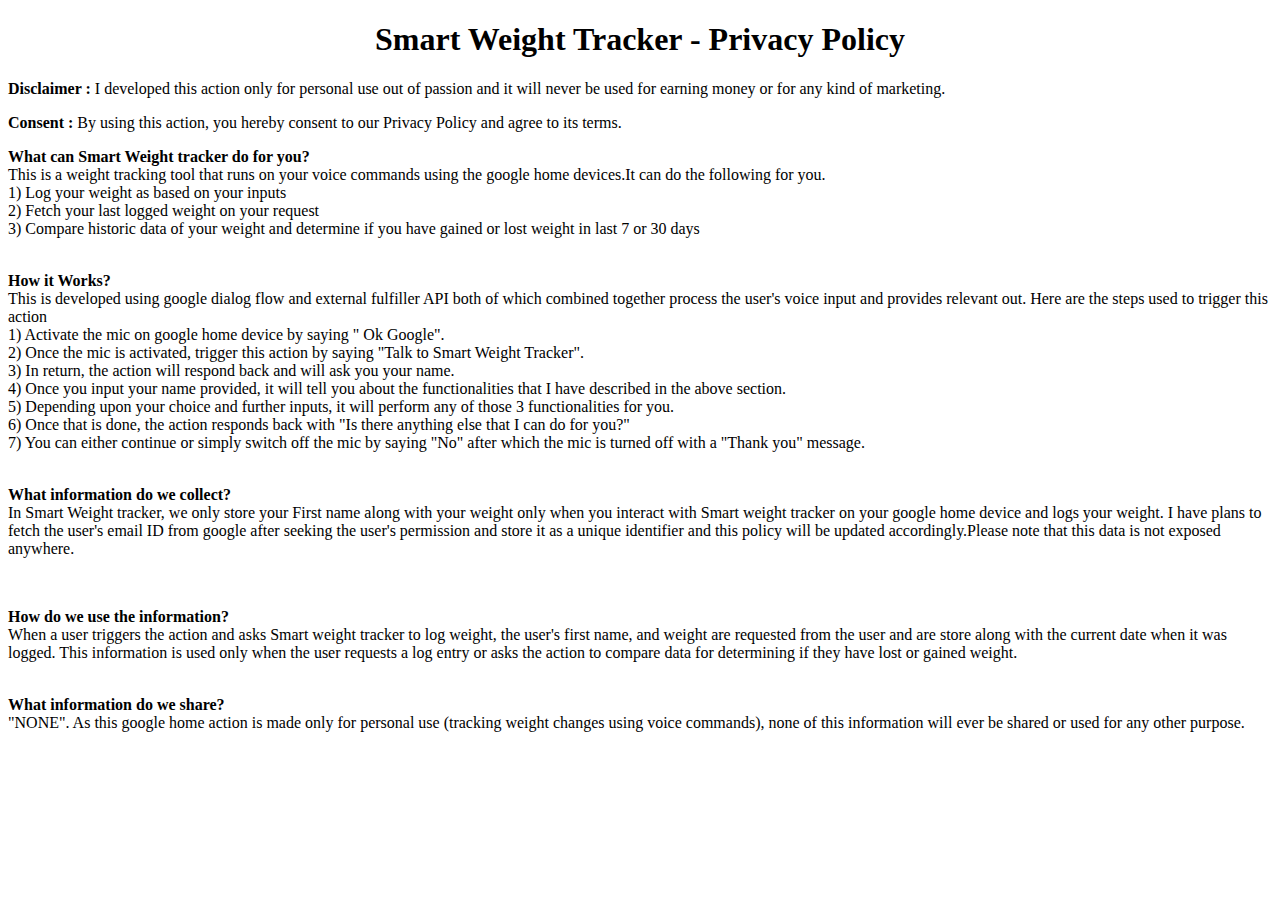
<file: swtprivacypolicy.html>
<!DOCTYPE html>
<html lang="en">

<head>
<p> <h1 align="center">Smart Weight Tracker - Privacy Policy</h1></p>
</head>

<body>

<p><b>Disclaimer : </b>I developed this action only for personal use out of passion and it will never be used for earning money or for any kind of marketing.</p>
<p><b>Consent : </b> By using this action, you hereby consent to our Privacy Policy and agree to its terms.</p>

<b>What can Smart Weight tracker do for you?</b></br>
This is a weight tracking tool that runs on your voice commands using the google home devices.It can do the following for you.</br>
1) Log your weight as based on your inputs</br>
2) Fetch your last logged weight on your request</br>
3) Compare historic data of your weight and determine if you have gained or lost weight in last 7 or 30 days</br>
</p></br>


<b>How it Works?</b></br>
This is developed using google dialog flow and external fulfiller API both of which combined together process the user's voice input and 
provides relevant out. Here are the steps used to trigger this action</br>
1) Activate the mic on google home device by saying " Ok Google".</br>
2) Once the mic is activated, trigger this action by saying "Talk to Smart Weight Tracker".</br>
3) In return, the action will respond back and will ask you your name.</br>
4) Once you input your name provided, it will tell you about the functionalities that I have described in the above section.</br>
5) Depending upon your choice and further inputs, it will perform any of those 3 functionalities for you.</br>
6) Once that is done, the action responds back with "Is there anything else that I can do for you?"</br>
7) You can either continue or simply switch off the mic by saying "No" after which the mic is turned off with a "Thank you" message.</br>
</p></br>

<b>What information do we collect?</b></br>
In Smart Weight tracker, we only store your First name along with your weight only when you interact with Smart weight tracker on your google home device and logs your weight. I have plans to fetch the user's email ID from google after seeking the user's permission and store it as a unique identifier and this policy will be updated accordingly.Please note that this data is not exposed anywhere.</p></br>

<p><b>How do we use the information?</b></br>
When a user triggers the action and asks Smart weight tracker to log weight, the user's first name, and weight are requested from the user and are store along with the current date when it was logged. This information is used only when the user requests a log entry or asks the action to compare data for determining if they have lost or gained weight.
</p></br>

<b>What information do we share?</b></br>
"NONE". As this google home action is made only for personal use (tracking weight changes using voice commands), none of this information will ever be shared or 
used for any other purpose.</br>

<!-- <b>Data Delete</b></br>
In the next phase of actions, users will be able to request google home to purge all their data</br> -->
</body>
</html>
</file>
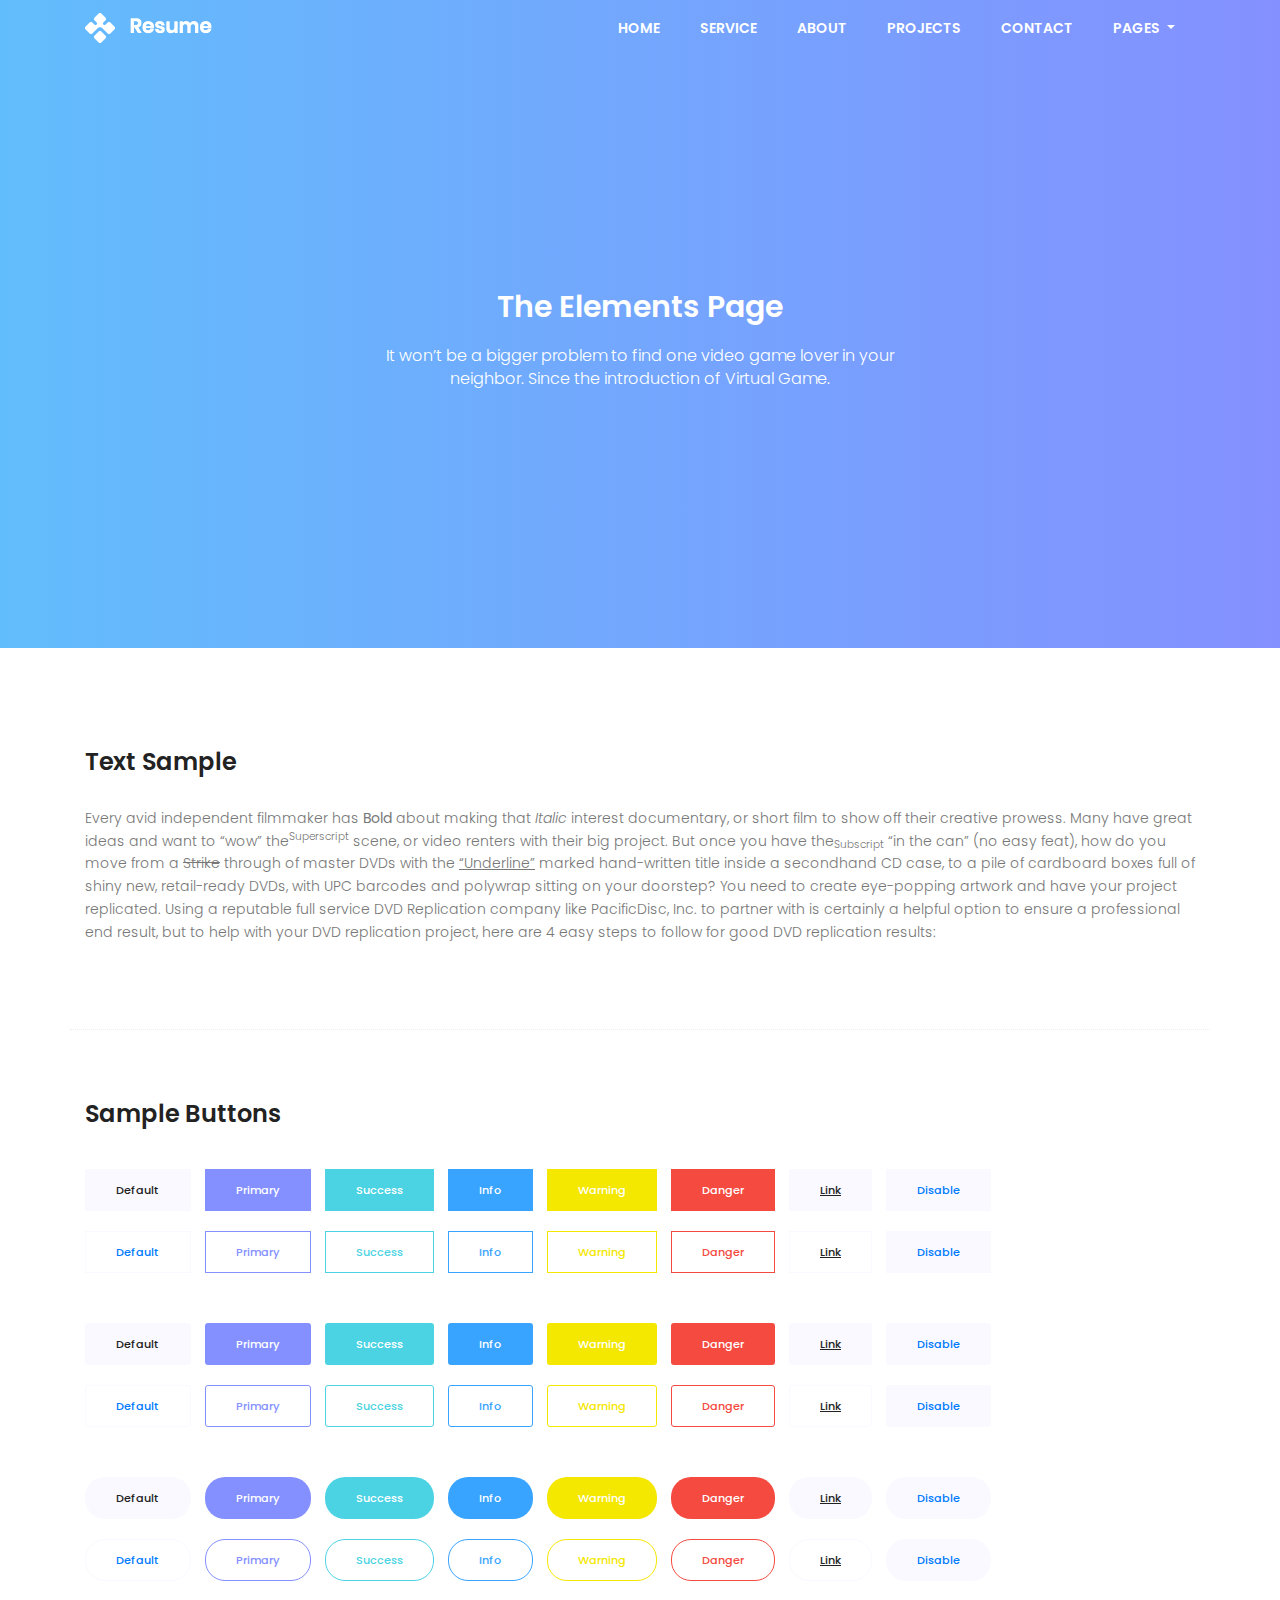
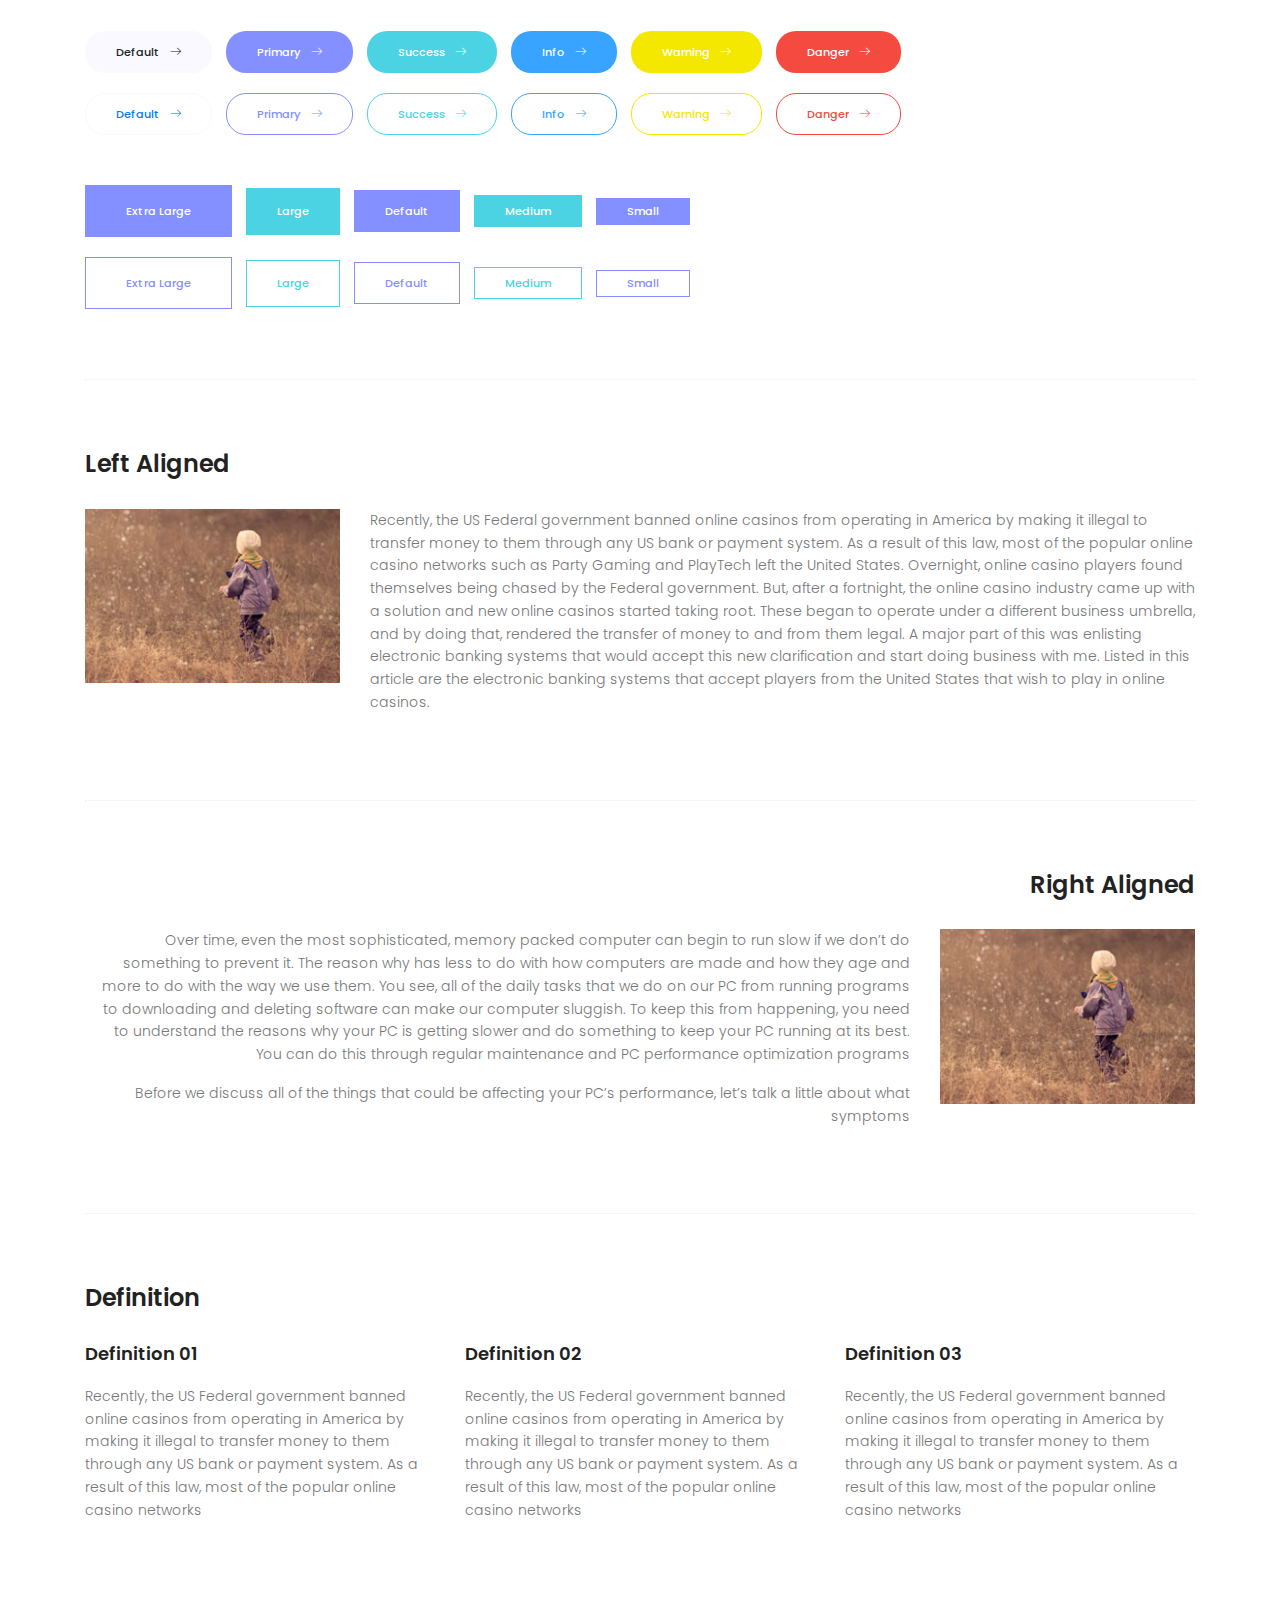
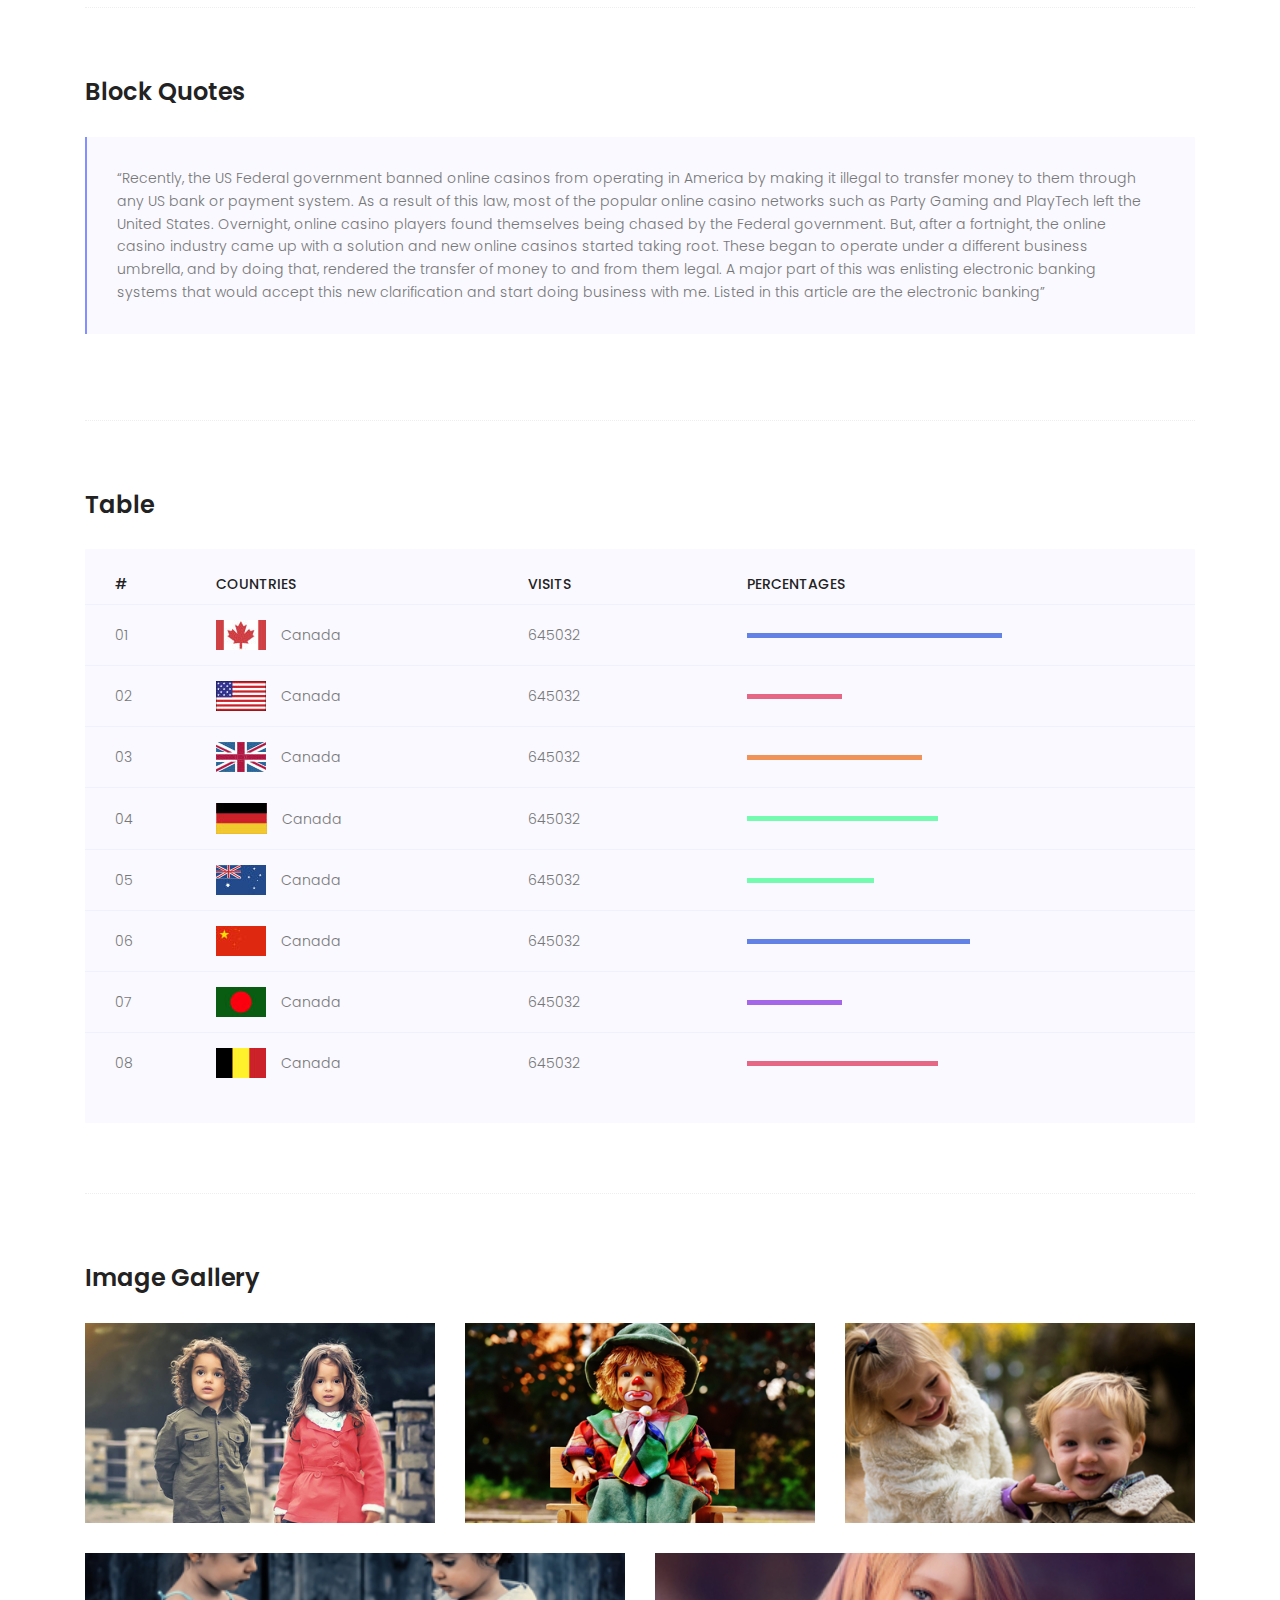
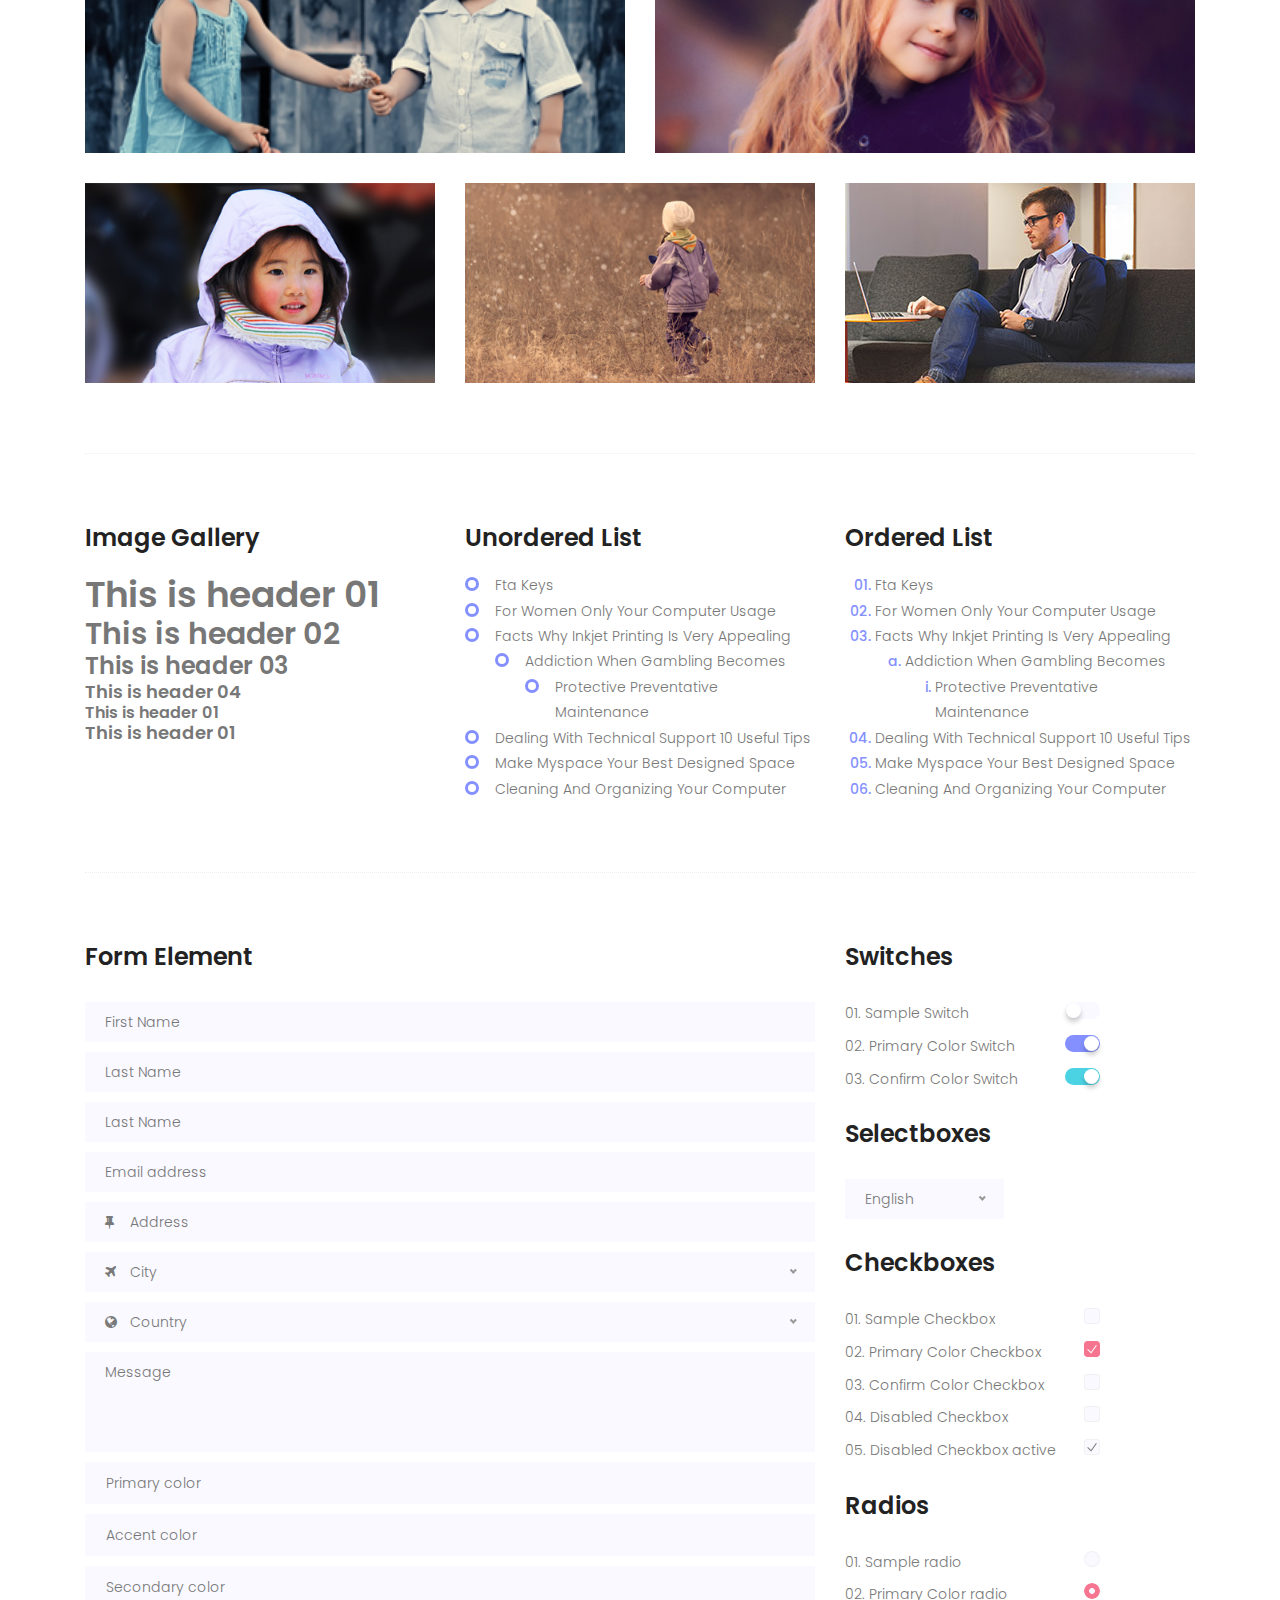
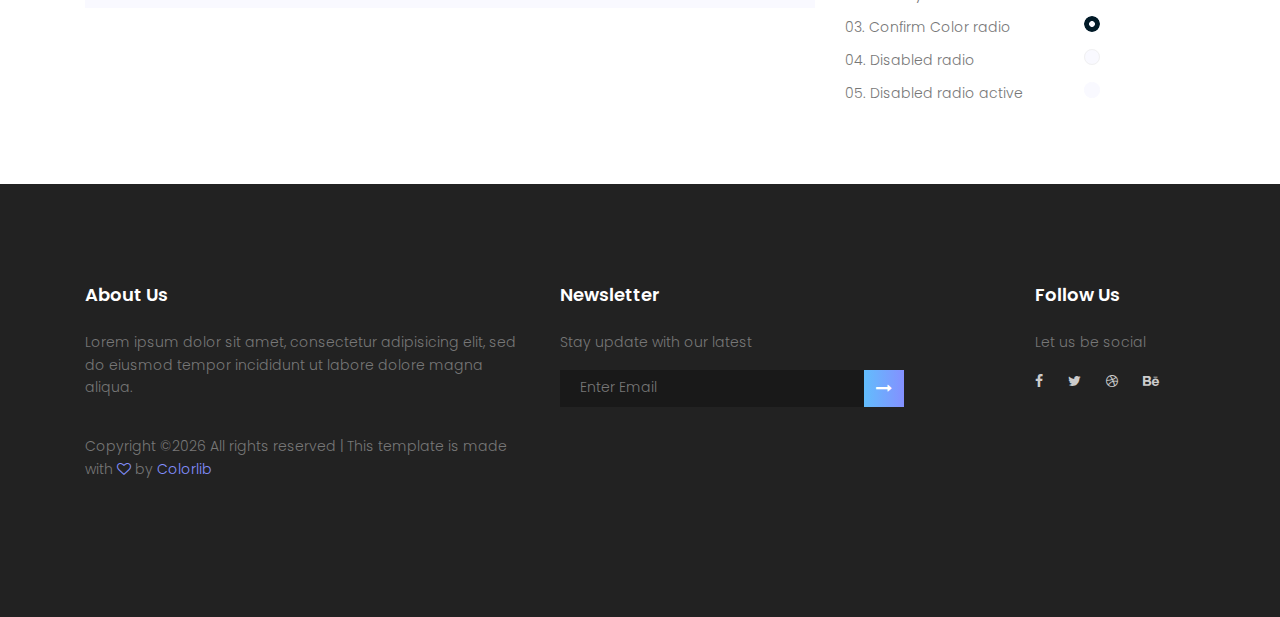
<file: portfolio/elements.html>
<!DOCTYPE html>
	<html lang="zxx" class="no-js">
	<head>
		<!-- Mobile Specific Meta -->
		<meta name="viewport" content="width=device-width, initial-scale=1, shrink-to-fit=no">
		<!-- Favicon-->
		<link rel="shortcut icon" href="img/elements/fav.png">
		<!-- Author Meta -->
		<meta name="author" content="CodePixar">
		<!-- Meta Description -->
		<meta name="description" content="">
		<!-- Meta Keyword -->
		<meta name="keywords" content="">
		<!-- meta character set -->
		<meta charset="UTF-8">
		<!-- Site Title -->
		<title>Resume</title>

		<link href="https://fonts.googleapis.com/css?family=Poppins:100,200,400,300,500,600,700" rel="stylesheet"> 
			<!--
			CSS
			============================================= -->
			<link rel="stylesheet" href="css/linearicons.css">
			<link rel="stylesheet" href="css/owl.carousel.css">
			<link rel="stylesheet" href="css/font-awesome.min.css">
			<link rel="stylesheet" href="css/nice-select.css">			
			<link rel="stylesheet" href="css/magnific-popup.css">
			<link rel="stylesheet" href="css/bootstrap.css">
			<link rel="stylesheet" href="css/main.css">
		</head>
		<body>
			
			<!-- Start banner Area -->
			<section class="generic-banner relative">	
				<!-- Start Header Area -->
				<header class="default-header">
					<nav class="navbar navbar-expand-lg  navbar-light">
						<div class="container">
							  <a class="navbar-brand" href="index.html">
							  	<img src="img/logo.png" alt="">
							  </a>
							  <button class="navbar-toggler" type="button" data-toggle="collapse" data-target="#navbarSupportedContent" aria-controls="navbarSupportedContent" aria-expanded="false" aria-label="Toggle navigation">
							    <span class="text-white lnr lnr-menu"></span>
							  </button>

							  <div class="collapse navbar-collapse justify-content-end align-items-center" id="navbarSupportedContent">
							    <ul class="navbar-nav">
									<li><a href="index.html#home">Home</a></li>
									<li><a href="index.html#service">Service</a></li>
									<li><a href="index.html#about">About</a></li>
									<li><a href="index.html#project">Projects</a></li>
									<li><a href="index.html#contact">Contact</a></li>
								   <!-- Dropdown -->
								    <li class="dropdown">
								      <a class="dropdown-toggle" href="#" id="navbardrop" data-toggle="dropdown">
								        Pages
								      </a>
								      <div class="dropdown-menu">
								        <a class="dropdown-item" href="generic.html">Generic</a>
								        <a class="dropdown-item" href="elements.html">Elements</a>
								      </div>
								    </li>										
							    </ul>
							  </div>						
						</div>
					</nav>
				</header>
				<!-- End Header Area -->							
				<div class="container">
					<div class="row height align-items-center justify-content-center">
						<div class="col-lg-10">
							<div class="generic-banner-content">
								<h2 class="text-white">The Elements Page</h2>
								<p class="text-white">It won’t be a bigger problem to find one video game lover in your <br> neighbor. Since the introduction of Virtual Game.</p>
							</div>
						</div>
					</div>
				</div>
			</section>		
			<!-- End banner Area -->
			<!-- Start Sample Area -->
			<section class="sample-text-area">
				<div class="container">
					<h3 class="text-heading">Text Sample</h3>
					<p class="sample-text">
						Every avid independent filmmaker has <b>Bold</b> about making that <i>Italic</i> interest documentary, or short film to show off their creative prowess. Many have great ideas and want to “wow” the<sup>Superscript</sup> scene, or video renters with their big project.  But once you have the<sub>Subscript</sub> “in the can” (no easy feat), how do you move from a <del>Strike</del> through of master DVDs with the <u>“Underline”</u> marked hand-written title inside a secondhand CD case, to a pile of cardboard boxes full of shiny new, retail-ready DVDs, with UPC barcodes and polywrap sitting on your doorstep?  You need to create eye-popping artwork and have your project replicated. Using a reputable full service DVD Replication company like PacificDisc, Inc. to partner with is certainly a helpful option to ensure a professional end result, but to help with your DVD replication project, here are 4 easy steps to follow for good DVD replication results: 

					</p>
				</div>
			</section>
			<!-- End Sample Area -->
			<!-- Start Button -->
			<section class="button-area">
				<div class="container border-top-generic">
					<h3 class="text-heading">Sample Buttons</h3>
					<div class="button-group-area">
						<a href="#" class="genric-btn default">Default</a>
						<a href="#" class="genric-btn primary">Primary</a>
						<a href="#" class="genric-btn success">Success</a>
						<a href="#" class="genric-btn info">Info</a>
						<a href="#" class="genric-btn warning">Warning</a>
						<a href="#" class="genric-btn danger">Danger</a>
						<a href="#" class="genric-btn link">Link</a>
						<a href="#" class="genric-btn disable">Disable</a>
					</div>
					<div class="button-group-area mt-10">
						<a href="#" class="genric-btn default-border">Default</a>
						<a href="#" class="genric-btn primary-border">Primary</a>
						<a href="#" class="genric-btn success-border">Success</a>
						<a href="#" class="genric-btn info-border">Info</a>
						<a href="#" class="genric-btn warning-border">Warning</a>
						<a href="#" class="genric-btn danger-border">Danger</a>
						<a href="#" class="genric-btn link-border">Link</a>
						<a href="#" class="genric-btn disable">Disable</a>
					</div>
					<div class="button-group-area mt-40">
						<a href="#" class="genric-btn default radius">Default</a>
						<a href="#" class="genric-btn primary radius">Primary</a>
						<a href="#" class="genric-btn success radius">Success</a>
						<a href="#" class="genric-btn info radius">Info</a>
						<a href="#" class="genric-btn warning radius">Warning</a>
						<a href="#" class="genric-btn danger radius">Danger</a>
						<a href="#" class="genric-btn link radius">Link</a>
						<a href="#" class="genric-btn disable radius">Disable</a>
					</div>
					<div class="button-group-area mt-10">
						<a href="#" class="genric-btn default-border radius">Default</a>
						<a href="#" class="genric-btn primary-border radius">Primary</a>
						<a href="#" class="genric-btn success-border radius">Success</a>
						<a href="#" class="genric-btn info-border radius">Info</a>
						<a href="#" class="genric-btn warning-border radius">Warning</a>
						<a href="#" class="genric-btn danger-border radius">Danger</a>
						<a href="#" class="genric-btn link-border radius">Link</a>
						<a href="#" class="genric-btn disable radius">Disable</a>
					</div>
					<div class="button-group-area mt-40">
						<a href="#" class="genric-btn default circle">Default</a>
						<a href="#" class="genric-btn primary circle">Primary</a>
						<a href="#" class="genric-btn success circle">Success</a>
						<a href="#" class="genric-btn info circle">Info</a>
						<a href="#" class="genric-btn warning circle">Warning</a>
						<a href="#" class="genric-btn danger circle">Danger</a>
						<a href="#" class="genric-btn link circle">Link</a>
						<a href="#" class="genric-btn disable circle">Disable</a>
					</div>
					<div class="button-group-area mt-10">
						<a href="#" class="genric-btn default-border circle">Default</a>
						<a href="#" class="genric-btn primary-border circle">Primary</a>
						<a href="#" class="genric-btn success-border circle">Success</a>
						<a href="#" class="genric-btn info-border circle">Info</a>
						<a href="#" class="genric-btn warning-border circle">Warning</a>
						<a href="#" class="genric-btn danger-border circle">Danger</a>
						<a href="#" class="genric-btn link-border circle">Link</a>
						<a href="#" class="genric-btn disable circle">Disable</a>
					</div>
					<div class="button-group-area mt-40">
						<a href="#" class="genric-btn default circle arrow">Default<span class="lnr lnr-arrow-right"></span></a>
						<a href="#" class="genric-btn primary circle arrow">Primary<span class="lnr lnr-arrow-right"></span></a>
						<a href="#" class="genric-btn success circle arrow">Success<span class="lnr lnr-arrow-right"></span></a>
						<a href="#" class="genric-btn info circle arrow">Info<span class="lnr lnr-arrow-right"></span></a>
						<a href="#" class="genric-btn warning circle arrow">Warning<span class="lnr lnr-arrow-right"></span></a>
						<a href="#" class="genric-btn danger circle arrow">Danger<span class="lnr lnr-arrow-right"></span></a>
					</div>
					<div class="button-group-area mt-10">
						<a href="#" class="genric-btn default-border circle arrow">Default<span class="lnr lnr-arrow-right"></span></a>
						<a href="#" class="genric-btn primary-border circle arrow">Primary<span class="lnr lnr-arrow-right"></span></a>
						<a href="#" class="genric-btn success-border circle arrow">Success<span class="lnr lnr-arrow-right"></span></a>
						<a href="#" class="genric-btn info-border circle arrow">Info<span class="lnr lnr-arrow-right"></span></a>
						<a href="#" class="genric-btn warning-border circle arrow">Warning<span class="lnr lnr-arrow-right"></span></a>
						<a href="#" class="genric-btn danger-border circle arrow">Danger<span class="lnr lnr-arrow-right"></span></a>
					</div>
					<div class="button-group-area mt-40">
						<a href="#" class="genric-btn primary e-large">Extra Large</a>
						<a href="#" class="genric-btn success large">Large</a>
						<a href="#" class="genric-btn primary">Default</a>
						<a href="#" class="genric-btn success medium">Medium</a>
						<a href="#" class="genric-btn primary small">Small</a>
					</div>
					<div class="button-group-area mt-10">
						<a href="#" class="genric-btn primary-border e-large">Extra Large</a>
						<a href="#" class="genric-btn success-border large">Large</a>
						<a href="#" class="genric-btn primary-border">Default</a>
						<a href="#" class="genric-btn success-border medium">Medium</a>
						<a href="#" class="genric-btn primary-border small">Small</a>
					</div>
				</div>
			</section>
			<!-- End Button -->
			<!-- Start Align Area -->
			<div class="whole-wrap">
				<div class="container">
					<div class="section-top-border">
						<h3 class="mb-30">Left Aligned</h3>
						<div class="row">
							<div class="col-md-3">
								<img src="img/elements/d.jpg" alt="" class="img-fluid">
							</div>
							<div class="col-md-9 mt-sm-20">
								<p>Recently, the US Federal government banned online casinos from operating in America by making it illegal to transfer money to them through any US bank or payment system. As a result of this law, most of the popular online casino networks such as Party Gaming and PlayTech left the United States. Overnight, online casino players found themselves being chased by the Federal government. But, after a fortnight, the online casino industry came up with a solution and new online casinos started taking root. These began to operate under a different business umbrella, and by doing that, rendered the transfer of money to and from them legal. A major part of this was enlisting electronic banking systems that would accept this new clarification and start doing business with me. Listed in this article are the electronic banking systems that accept players from the United States that wish to play in online casinos.</p>
							</div>
						</div>
					</div>
					<div class="section-top-border text-right">
						<h3 class="mb-30">Right Aligned</h3>
						<div class="row">
							<div class="col-md-9">
								<p class="text-right">Over time, even the most sophisticated, memory packed computer can begin to run slow if we don’t do something to prevent it. The reason why has less to do with how computers are made and how they age and more to do with the way we use them. You see, all of the daily tasks that we do on our PC from running programs to downloading and deleting software can make our computer sluggish. To keep this from happening, you need to understand the reasons why your PC is getting slower and do something to keep your PC running at its best. You can do this through regular maintenance and PC performance optimization programs</p>
								<p class="text-right">Before we discuss all of the things that could be affecting your PC’s performance, let’s talk a little about what symptoms</p>
							</div>
							<div class="col-md-3">
								<img src="img/elements/d.jpg" alt="" class="img-fluid">
							</div>
						</div>
					</div>
					<div class="section-top-border">
						<h3 class="mb-30">Definition</h3>
						<div class="row">
							<div class="col-md-4">
								<div class="single-defination">
									<h4 class="mb-20">Definition 01</h4>
									<p>Recently, the US Federal government banned online casinos from operating in America by making it illegal to transfer money to them through any US bank or payment system. As a result of this law, most of the popular online casino networks</p>
								</div>
							</div>
							<div class="col-md-4">
								<div class="single-defination">
									<h4 class="mb-20">Definition 02</h4>
									<p>Recently, the US Federal government banned online casinos from operating in America by making it illegal to transfer money to them through any US bank or payment system. As a result of this law, most of the popular online casino networks</p>
								</div>
							</div>
							<div class="col-md-4">
								<div class="single-defination">
									<h4 class="mb-20">Definition 03</h4>
									<p>Recently, the US Federal government banned online casinos from operating in America by making it illegal to transfer money to them through any US bank or payment system. As a result of this law, most of the popular online casino networks</p>
								</div>
							</div>
						</div>
					</div>
					<div class="section-top-border">
						<h3 class="mb-30">Block Quotes</h3>
						<div class="row">
							<div class="col-lg-12">
								<blockquote class="generic-blockquote">
									“Recently, the US Federal government banned online casinos from operating in America by making it illegal to transfer money to them through any US bank or payment system. As a result of this law, most of the popular online casino networks such as Party Gaming and PlayTech left the United States. Overnight, online casino players found themselves being chased by the Federal government. But, after a fortnight, the online casino industry came up with a solution and new online casinos started taking root. These began to operate under a different business umbrella, and by doing that, rendered the transfer of money to and from them legal. A major part of this was enlisting electronic banking systems that would accept this new clarification and start doing business with me. Listed in this article are the electronic banking” 
								</blockquote>
							</div>
						</div>
					</div>
					<div class="section-top-border">
						<h3 class="mb-30">Table</h3>
						<div class="progress-table-wrap">
							<div class="progress-table">
								<div class="table-head">
									<div class="serial">#</div>
									<div class="country">Countries</div>
									<div class="visit">Visits</div>
									<div class="percentage">Percentages</div>
								</div>
								<div class="table-row">
									<div class="serial">01</div>
									<div class="country"> <img src="img/elements/f1.jpg" alt="flag">Canada</div>
									<div class="visit">645032</div>
									<div class="percentage">
										<div class="progress">
											<div class="progress-bar color-1" role="progressbar" style="width: 80%" aria-valuenow="80" aria-valuemin="0" aria-valuemax="100"></div>
										</div>
									</div>
								</div>
								<div class="table-row">
									<div class="serial">02</div>
									<div class="country"> <img src="img/elements/f2.jpg" alt="flag">Canada</div>
									<div class="visit">645032</div>
									<div class="percentage">
										<div class="progress">
											<div class="progress-bar color-2" role="progressbar" style="width: 30%" aria-valuenow="30" aria-valuemin="0" aria-valuemax="100"></div>
										</div>
									</div>
								</div>
								<div class="table-row">
									<div class="serial">03</div>
									<div class="country"> <img src="img/elements/f3.jpg" alt="flag">Canada</div>
									<div class="visit">645032</div>
									<div class="percentage">
										<div class="progress">
											<div class="progress-bar color-3" role="progressbar" style="width: 55%" aria-valuenow="55" aria-valuemin="0" aria-valuemax="100"></div>
										</div>
									</div>
								</div>
								<div class="table-row">
									<div class="serial">04</div>
									<div class="country"> <img src="img/elements/f4.jpg" alt="flag">Canada</div>
									<div class="visit">645032</div>
									<div class="percentage">
										<div class="progress">
											<div class="progress-bar color-4" role="progressbar" style="width: 60%" aria-valuenow="60" aria-valuemin="0" aria-valuemax="100"></div>
										</div>
									</div>
								</div>
								<div class="table-row">
									<div class="serial">05</div>
									<div class="country"> <img src="img/elements/f5.jpg" alt="flag">Canada</div>
									<div class="visit">645032</div>
									<div class="percentage">
										<div class="progress">
											<div class="progress-bar color-5" role="progressbar" style="width: 40%" aria-valuenow="40" aria-valuemin="0" aria-valuemax="100"></div>
										</div>
									</div>
								</div>
								<div class="table-row">
									<div class="serial">06</div>
									<div class="country"> <img src="img/elements/f6.jpg" alt="flag">Canada</div>
									<div class="visit">645032</div>
									<div class="percentage">
										<div class="progress">
											<div class="progress-bar color-6" role="progressbar" style="width: 70%" aria-valuenow="70" aria-valuemin="0" aria-valuemax="100"></div>
										</div>
									</div>
								</div>
								<div class="table-row">
									<div class="serial">07</div>
									<div class="country"> <img src="img/elements/f7.jpg" alt="flag">Canada</div>
									<div class="visit">645032</div>
									<div class="percentage">
										<div class="progress">
											<div class="progress-bar color-7" role="progressbar" style="width: 30%" aria-valuenow="30" aria-valuemin="0" aria-valuemax="100"></div>
										</div>
									</div>
								</div>
								<div class="table-row">
									<div class="serial">08</div>
									<div class="country"> <img src="img/elements/f8.jpg" alt="flag">Canada</div>
									<div class="visit">645032</div>
									<div class="percentage">
										<div class="progress">
											<div class="progress-bar color-8" role="progressbar" style="width: 60%" aria-valuenow="60" aria-valuemin="0" aria-valuemax="100"></div>
										</div>
									</div>
								</div>
							</div>
						</div>
					</div>
					<div class="section-top-border">
						<h3>Image Gallery</h3>
						<div class="row gallery-item">
							<div class="col-md-4">
								<a href="img/elements/g1.jpg" class="img-pop-up"><div class="single-gallery-image" style="background: url(img/elements/g1.jpg);"></div></a>
							</div>
							<div class="col-md-4">
								<a href="img/elements/g2.jpg" class="img-pop-up"><div class="single-gallery-image" style="background: url(img/elements/g2.jpg);"></div></a>
							</div>
							<div class="col-md-4">
								<a href="img/elements/g3.jpg" class="img-pop-up"><div class="single-gallery-image" style="background: url(img/elements/g3.jpg);"></div></a>
							</div>
							<div class="col-md-6">
								<a href="img/elements/g4.jpg" class="img-pop-up"><div class="single-gallery-image" style="background: url(img/elements/g4.jpg);"></div></a>
							</div>
							<div class="col-md-6">
								<a href="img/elements/g5.jpg" class="img-pop-up"><div class="single-gallery-image" style="background: url(img/elements/g5.jpg);"></div></a>
							</div>
							<div class="col-md-4">
								<a href="img/elements/g6.jpg" class="img-pop-up"><div class="single-gallery-image" style="background: url(img/elements/g6.jpg);"></div></a>
							</div>
							<div class="col-md-4">
								<a href="img/elements/g7.jpg" class="img-pop-up"><div class="single-gallery-image" style="background: url(img/elements/g7.jpg);"></div></a>
							</div>
							<div class="col-md-4">
								<a href="img/elements/g8.jpg" class="img-pop-up"><div class="single-gallery-image" style="background: url(img/elements/g8.jpg);"></div></a>
							</div>
						</div>
					</div>
					<div class="section-top-border">
						<div class="row">
							<div class="col-md-4">
								<h3 class="mb-20">Image Gallery</h3>
								<div class="typography">
									<h1>This is header 01</h1>
									<h2>This is header 02</h2>
									<h3>This is header 03</h3>
									<h4>This is header 04</h4>
									<h5>This is header 01</h5>
									<h6>This is header 01</h6>
								</div>
							</div>
							<div class="col-md-4 mt-sm-30">
								<h3 class="mb-20">Unordered List</h3>
								<div class="">
									<ul class="unordered-list">
										<li>Fta Keys</li>
										<li>For Women Only Your Computer Usage</li>
										<li>Facts Why Inkjet Printing Is Very Appealing
											<ul>
												<li>Addiction When Gambling Becomes
													<ul>
														<li>Protective Preventative Maintenance</li>
													</ul>
												</li>
											</ul>
										</li>
										<li>Dealing With Technical Support 10 Useful Tips</li>
										<li>Make Myspace Your Best Designed Space</li>
										<li>Cleaning And Organizing Your Computer</li>
									</ul>
								</div>
							</div>
							<div class="col-md-4 mt-sm-30">
								<h3 class="mb-20">Ordered List</h3>
								<div class="">
									<ol class="ordered-list">
										<li><span>Fta Keys</span></li>
										<li><span>For Women Only Your Computer Usage</span></li>
										<li><span>Facts Why Inkjet Printing Is Very Appealing</span>
											<ol class="ordered-list-alpha">
												<li><span>Addiction When Gambling Becomes</span>
													<ol class="ordered-list-roman">
														<li><span>Protective Preventative Maintenance</span></li>
													</ol>
												</li>
											</ol>
										</li>
										<li><span>Dealing With Technical Support 10 Useful Tips</span></li>
										<li><span>Make Myspace Your Best Designed Space</span></li>
										<li><span>Cleaning And Organizing Your Computer</span></li>
									</ol>
								</div>
							</div>
						</div>
					</div>
					<div class="section-top-border">
						<div class="row">
							<div class="col-lg-8 col-md-8">
								<h3 class="mb-30">Form Element</h3>
								<form action="#">
									<div class="mt-10">
										<input type="text" name="first_name" placeholder="First Name" onfocus="this.placeholder = ''" onblur="this.placeholder = 'First Name'" required class="single-input">
									</div>
									<div class="mt-10">
										<input type="text" name="last_name" placeholder="Last Name" onfocus="this.placeholder = ''" onblur="this.placeholder = 'Last Name'" required class="single-input">
									</div>
									<div class="mt-10">
										<input type="text" name="last_name" placeholder="Last Name" onfocus="this.placeholder = ''" onblur="this.placeholder = 'Last Name'" required class="single-input">
									</div>
									<div class="mt-10">
										<input type="email" name="EMAIL" placeholder="Email address" onfocus="this.placeholder = ''" onblur="this.placeholder = 'Email address'" required class="single-input">
									</div>
									<div class="input-group-icon mt-10">
										<div class="icon"><i class="fa fa-thumb-tack" aria-hidden="true"></i></div>
										<input type="text" name="address" placeholder="Address" onfocus="this.placeholder = ''" onblur="this.placeholder = 'Address'" required class="single-input">
									</div>
									<div class="input-group-icon mt-10">
										<div class="icon"><i class="fa fa-plane" aria-hidden="true"></i></div>
										<div class="form-select" id="default-select"">
											<select>
												<option value="1">City</option>
												<option value="1">Dhaka</option>
												<option value="1">Dilli</option>
												<option value="1">Newyork</option>
												<option value="1">Islamabad</option>
											</select>
										</div>
									</div>
									<div class="input-group-icon mt-10">
										<div class="icon"><i class="fa fa-globe" aria-hidden="true"></i></div>
										<div class="form-select" id="default-select"">
											<select>
												<option value="1">Country</option>
												<option value="1">Bangladesh</option>
												<option value="1">India</option>
												<option value="1">England</option>
												<option value="1">Srilanka</option>
											</select>
										</div>
									</div>
									
									<div class="mt-10">
										<textarea class="single-textarea" placeholder="Message" onfocus="this.placeholder = ''" onblur="this.placeholder = 'Message'" required></textarea>
									</div>
									<!-- For Gradient Border Use -->
									<!-- <div class="mt-10">
										<div class="primary-input">
											<input id="primary-input" type="text" name="first_name" placeholder="Primary color" onfocus="this.placeholder = ''" onblur="this.placeholder = 'Primary color'">
											<label for="primary-input"></label>
										</div>
									</div> -->
									<div class="mt-10">
										<input type="text" name="first_name" placeholder="Primary color" onfocus="this.placeholder = ''" onblur="this.placeholder = 'Primary color'" required class="single-input-primary">
									</div>
									<div class="mt-10">
										<input type="text" name="first_name" placeholder="Accent color" onfocus="this.placeholder = ''" onblur="this.placeholder = 'Accent color'" required class="single-input-accent">
									</div>
									<div class="mt-10">
										<input type="text" name="first_name" placeholder="Secondary color" onfocus="this.placeholder = ''" onblur="this.placeholder = 'Secondary color'" required class="single-input-secondary">
									</div>
								</form>
							</div>
							<div class="col-lg-3 col-md-4 mt-sm-30">
								<div class="single-element-widget">
									<h3 class="mb-30">Switches</h3>
									<div class="switch-wrap d-flex justify-content-between">
										<p>01. Sample Switch</p>
										<div class="primary-switch">
											<input type="checkbox" id="default-switch">
											<label for="default-switch"></label>
										</div>
									</div>
									<div class="switch-wrap d-flex justify-content-between">
										<p>02. Primary Color Switch</p>
										<div class="primary-switch">
											<input type="checkbox" id="primary-switch" checked>
											<label for="primary-switch"></label>
										</div>
									</div>
									<div class="switch-wrap d-flex justify-content-between">
										<p>03. Confirm Color Switch</p>
										<div class="confirm-switch">
											<input type="checkbox" id="confirm-switch" checked>
											<label for="confirm-switch"></label>
										</div>
									</div>
								</div>
								<div class="single-element-widget mt-30">
									<h3 class="mb-30">Selectboxes</h3>
									<div class="default-select" id="default-select"">
										<select>
											<option value="1">English</option>
											<option value="1">Spanish</option>
											<option value="1">Arabic</option>
											<option value="1">Portuguise</option>
											<option value="1">Bengali</option>
										</select>
									</div>
								</div>
								<div class="single-element-widget mt-30">
									<h3 class="mb-30">Checkboxes</h3>
									<div class="switch-wrap d-flex justify-content-between">
										<p>01. Sample Checkbox</p>
										<div class="primary-checkbox">
											<input type="checkbox" id="default-checkbox">
											<label for="default-checkbox"></label>
										</div>
									</div>
									<div class="switch-wrap d-flex justify-content-between">
										<p>02. Primary Color Checkbox</p>
										<div class="primary-checkbox">
											<input type="checkbox" id="primary-checkbox" checked>
											<label for="primary-checkbox"></label>
										</div>
									</div>
									<div class="switch-wrap d-flex justify-content-between">
										<p>03. Confirm Color Checkbox</p>
										<div class="confirm-checkbox">
											<input type="checkbox" id="confirm-checkbox">
											<label for="confirm-checkbox"></label>
										</div>
									</div>
									<div class="switch-wrap d-flex justify-content-between">
										<p>04. Disabled Checkbox</p>
										<div class="disabled-checkbox">
											<input type="checkbox" id="disabled-checkbox" disabled>
											<label for="disabled-checkbox"></label>
										</div>
									</div>
									<div class="switch-wrap d-flex justify-content-between">
										<p>05. Disabled Checkbox active</p>
										<div class="disabled-checkbox">
											<input type="checkbox" id="disabled-checkbox-active" checked disabled>
											<label for="disabled-checkbox-active"></label>
										</div>
									</div>
								</div>
								<div class="single-element-widget mt-30">
									<h3 class="mb-30">Radios</h3>
									<div class="switch-wrap d-flex justify-content-between">
										<p>01. Sample radio</p>
										<div class="primary-radio">
											<input type="checkbox" id="default-radio">
											<label for="default-radio"></label>
										</div>
									</div>
									<div class="switch-wrap d-flex justify-content-between">
										<p>02. Primary Color radio</p>
										<div class="primary-radio">
											<input type="checkbox" id="primary-radio" checked>
											<label for="primary-radio"></label>
										</div>
									</div>
									<div class="switch-wrap d-flex justify-content-between">
										<p>03. Confirm Color radio</p>
										<div class="confirm-radio">
											<input type="checkbox" id="confirm-radio" checked>
											<label for="confirm-radio"></label>
										</div>
									</div>
									<div class="switch-wrap d-flex justify-content-between">
										<p>04. Disabled radio</p>
										<div class="disabled-radio">
											<input type="checkbox" id="disabled-radio" disabled>
											<label for="disabled-radio"></label>
										</div>
									</div>
									<div class="switch-wrap d-flex justify-content-between">
										<p>05. Disabled radio active</p>
										<div class="disabled-radio">
											<input type="checkbox" id="disabled-radio-active" checked disabled>
											<label for="disabled-radio-active"></label>
										</div>
									</div>
								</div>
							</div>
						</div>
					</div>
				</div>
			</div>
			<!-- End Align Area -->

			<!-- start footer Area -->		
			<footer class="footer-area section-gap">
				<div class="container">
					<div class="row">
						<div class="col-lg-5  col-md-6 col-sm-6">
							<div class="single-footer-widget">
								<h6>About Us</h6>
								<p>
									Lorem ipsum dolor sit amet, consectetur adipisicing elit, sed do eiusmod tempor incididunt ut labore dolore magna aliqua.
								</p>
								<!-- Link back to Colorlib can't be removed. Template is licensed under CC BY 3.0. -->
            		<p class="footer-text">Copyright &copy;<script>document.write(new Date().getFullYear());</script> All rights reserved | This template is made with <i class="fa fa-heart-o" aria-hidden="true"></i> by <a href="https://colorlib.com" target="_blank">Colorlib</a></p>
            		<!-- Link back to Colorlib can't be removed. Template is licensed under CC BY 3.0. -->
							</div>
						</div>
						<div class="col-lg-5  col-md-6 col-sm-6">
							<div class="single-footer-widget">
								<h6>Newsletter</h6>
								<p>Stay update with our latest</p>
								<div class="" id="mc_embed_signup">

										<form target="_blank" novalidate="true" action="https://spondonit.us12.list-manage.com/subscribe/post?u=1462626880ade1ac87bd9c93a&amp;id=92a4423d01" method="get" class="form-inline">

										<div class="d-flex flex-row">

											<input class="form-control" name="EMAIL" placeholder="Enter Email" onfocus="this.placeholder = ''" onblur="this.placeholder = 'Enter Email '" required="" type="email">


				                            	<button class="click-btn btn btn-default"><i class="fa fa-long-arrow-right" aria-hidden="true"></i></button>
				                            	<div style="position: absolute; left: -5000px;">
													<input name="b_36c4fd991d266f23781ded980_aefe40901a" tabindex="-1" value="" type="text">
												</div>
				                          	
											<!-- <div class="col-lg-4 col-md-4">
												<button class="bb-btn btn"><span class="lnr lnr-arrow-right"></span></button>
											</div>  -->
										</div>		
										<div class="info"></div>
										</form>
								</div>
								</div>
						</div>							
						<div class="col-lg-2 col-md-6 col-sm-6 social-widget">
							<div class="single-footer-widget">
								<h6>Follow Us</h6>
								<p>Let us be social</p>
								<div class="footer-social d-flex align-items-center">
									<a href="#"><i class="fa fa-facebook"></i></a>
									<a href="#"><i class="fa fa-twitter"></i></a>
									<a href="#"><i class="fa fa-dribbble"></i></a>
									<a href="#"><i class="fa fa-behance"></i></a>
								</div>
							</div>
						</div>							
					</div>
				</div>
			</footer>	
			<!-- End footer Area -->	

			<script src="js/vendor/jquery-2.2.4.min.js"></script>
			<script src="https://cdnjs.cloudflare.com/ajax/libs/popper.js/1.11.0/umd/popper.min.js" integrity="sha384-b/U6ypiBEHpOf/4+1nzFpr53nxSS+GLCkfwBdFNTxtclqqenISfwAzpKaMNFNmj4" crossorigin="anonymous"></script>
			<script src="js/vendor/bootstrap.min.js"></script>
			<script src="js/owl.carousel.min.js"></script>
			<script src="js/jquery.sticky.js"></script>
			<script src="js/jquery.nice-select.min.js"></script>			
			<script src="js/parallax.min.js"></script>
			<script src="js/jquery.magnific-popup.min.js"></script>
			<script src="js/main.js"></script>	
		</body>
	</html>
</file>
<file: portfolio/css/linearicons.css>
@font-face {
	font-family: 'Linearicons-Free';
	src:url('../fonts/Linearicons-Free.eot?w118d');
	src:url('../fonts/Linearicons-Free.eot?#iefixw118d') format('embedded-opentype'),
		url('../fonts/Linearicons-Free.woff2?w118d') format('woff2'),
		url('../fonts/Linearicons-Free.woff?w118d') format('woff'),
		url('../fonts/Linearicons-Free.ttf?w118d') format('truetype'),
		url('../fonts/Linearicons-Free.svg?w118d#Linearicons-Free') format('svg');
	font-weight: normal;
	font-style: normal;
}

.lnr {
	font-family: 'Linearicons-Free';
	speak: none;
	font-style: normal;
	font-weight: normal;
	font-variant: normal;
	text-transform: none;
	line-height: 1;

	/* Better Font Rendering =========== */
	-webkit-font-smoothing: antialiased;
	-moz-osx-font-smoothing: grayscale;
}

.lnr-home:before {
	content: "\e800";
}
.lnr-apartment:before {
	content: "\e801";
}
.lnr-pencil:before {
	content: "\e802";
}
.lnr-magic-wand:before {
	content: "\e803";
}
.lnr-drop:before {
	content: "\e804";
}
.lnr-lighter:before {
	content: "\e805";
}
.lnr-poop:before {
	content: "\e806";
}
.lnr-sun:before {
	content: "\e807";
}
.lnr-moon:before {
	content: "\e808";
}
.lnr-cloud:before {
	content: "\e809";
}
.lnr-cloud-upload:before {
	content: "\e80a";
}
.lnr-cloud-download:before {
	content: "\e80b";
}
.lnr-cloud-sync:before {
	content: "\e80c";
}
.lnr-cloud-check:before {
	content: "\e80d";
}
.lnr-database:before {
	content: "\e80e";
}
.lnr-lock:before {
	content: "\e80f";
}
.lnr-cog:before {
	content: "\e810";
}
.lnr-trash:before {
	content: "\e811";
}
.lnr-dice:before {
	content: "\e812";
}
.lnr-heart:before {
	content: "\e813";
}
.lnr-star:before {
	content: "\e814";
}
.lnr-star-half:before {
	content: "\e815";
}
.lnr-star-empty:before {
	content: "\e816";
}
.lnr-flag:before {
	content: "\e817";
}
.lnr-envelope:before {
	content: "\e818";
}
.lnr-paperclip:before {
	content: "\e819";
}
.lnr-inbox:before {
	content: "\e81a";
}
.lnr-eye:before {
	content: "\e81b";
}
.lnr-printer:before {
	content: "\e81c";
}
.lnr-file-empty:before {
	content: "\e81d";
}
.lnr-file-add:before {
	content: "\e81e";
}
.lnr-enter:before {
	content: "\e81f";
}
.lnr-exit:before {
	content: "\e820";
}
.lnr-graduation-hat:before {
	content: "\e821";
}
.lnr-license:before {
	content: "\e822";
}
.lnr-music-note:before {
	content: "\e823";
}
.lnr-film-play:before {
	content: "\e824";
}
.lnr-camera-video:before {
	content: "\e825";
}
.lnr-camera:before {
	content: "\e826";
}
.lnr-picture:before {
	content: "\e827";
}
.lnr-book:before {
	content: "\e828";
}
.lnr-bookmark:before {
	content: "\e829";
}
.lnr-user:before {
	content: "\e82a";
}
.lnr-users:before {
	content: "\e82b";
}
.lnr-shirt:before {
	content: "\e82c";
}
.lnr-store:before {
	content: "\e82d";
}
.lnr-cart:before {
	content: "\e82e";
}
.lnr-tag:before {
	content: "\e82f";
}
.lnr-phone-handset:before {
	content: "\e830";
}
.lnr-phone:before {
	content: "\e831";
}
.lnr-pushpin:before {
	content: "\e832";
}
.lnr-map-marker:before {
	content: "\e833";
}
.lnr-map:before {
	content: "\e834";
}
.lnr-location:before {
	content: "\e835";
}
.lnr-calendar-full:before {
	content: "\e836";
}
.lnr-keyboard:before {
	content: "\e837";
}
.lnr-spell-check:before {
	content: "\e838";
}
.lnr-screen:before {
	content: "\e839";
}
.lnr-smartphone:before {
	content: "\e83a";
}
.lnr-tablet:before {
	content: "\e83b";
}
.lnr-laptop:before {
	content: "\e83c";
}
.lnr-laptop-phone:before {
	content: "\e83d";
}
.lnr-power-switch:before {
	content: "\e83e";
}
.lnr-bubble:before {
	content: "\e83f";
}
.lnr-heart-pulse:before {
	content: "\e840";
}
.lnr-construction:before {
	content: "\e841";
}
.lnr-pie-chart:before {
	content: "\e842";
}
.lnr-chart-bars:before {
	content: "\e843";
}
.lnr-gift:before {
	content: "\e844";
}
.lnr-diamond:before {
	content: "\e845";
}
.lnr-linearicons:before {
	content: "\e846";
}
.lnr-dinner:before {
	content: "\e847";
}
.lnr-coffee-cup:before {
	content: "\e848";
}
.lnr-leaf:before {
	content: "\e849";
}
.lnr-paw:before {
	content: "\e84a";
}
.lnr-rocket:before {
	content: "\e84b";
}
.lnr-briefcase:before {
	content: "\e84c";
}
.lnr-bus:before {
	content: "\e84d";
}
.lnr-car:before {
	content: "\e84e";
}
.lnr-train:before {
	content: "\e84f";
}
.lnr-bicycle:before {
	content: "\e850";
}
.lnr-wheelchair:before {
	content: "\e851";
}
.lnr-select:before {
	content: "\e852";
}
.lnr-earth:before {
	content: "\e853";
}
.lnr-smile:before {
	content: "\e854";
}
.lnr-sad:before {
	content: "\e855";
}
.lnr-neutral:before {
	content: "\e856";
}
.lnr-mustache:before {
	content: "\e857";
}
.lnr-alarm:before {
	content: "\e858";
}
.lnr-bullhorn:before {
	content: "\e859";
}
.lnr-volume-high:before {
	content: "\e85a";
}
.lnr-volume-medium:before {
	content: "\e85b";
}
.lnr-volume-low:before {
	content: "\e85c";
}
.lnr-volume:before {
	content: "\e85d";
}
.lnr-mic:before {
	content: "\e85e";
}
.lnr-hourglass:before {
	content: "\e85f";
}
.lnr-undo:before {
	content: "\e860";
}
.lnr-redo:before {
	content: "\e861";
}
.lnr-sync:before {
	content: "\e862";
}
.lnr-history:before {
	content: "\e863";
}
.lnr-clock:before {
	content: "\e864";
}
.lnr-download:before {
	content: "\e865";
}
.lnr-upload:before {
	content: "\e866";
}
.lnr-enter-down:before {
	content: "\e867";
}
.lnr-exit-up:before {
	content: "\e868";
}
.lnr-bug:before {
	content: "\e869";
}
.lnr-code:before {
	content: "\e86a";
}
.lnr-link:before {
	content: "\e86b";
}
.lnr-unlink:before {
	content: "\e86c";
}
.lnr-thumbs-up:before {
	content: "\e86d";
}
.lnr-thumbs-down:before {
	content: "\e86e";
}
.lnr-magnifier:before {
	content: "\e86f";
}
.lnr-cross:before {
	content: "\e870";
}
.lnr-menu:before {
	content: "\e871";
}
.lnr-list:before {
	content: "\e872";
}
.lnr-chevron-up:before {
	content: "\e873";
}
.lnr-chevron-down:before {
	content: "\e874";
}
.lnr-chevron-left:before {
	content: "\e875";
}
.lnr-chevron-right:before {
	content: "\e876";
}
.lnr-arrow-up:before {
	content: "\e877";
}
.lnr-arrow-down:before {
	content: "\e878";
}
.lnr-arrow-left:before {
	content: "\e879";
}
.lnr-arrow-right:before {
	content: "\e87a";
}
.lnr-move:before {
	content: "\e87b";
}
.lnr-warning:before {
	content: "\e87c";
}
.lnr-question-circle:before {
	content: "\e87d";
}
.lnr-menu-circle:before {
	content: "\e87e";
}
.lnr-checkmark-circle:before {
	content: "\e87f";
}
.lnr-cross-circle:before {
	content: "\e880";
}
.lnr-plus-circle:before {
	content: "\e881";
}
.lnr-circle-minus:before {
	content: "\e882";
}
.lnr-arrow-up-circle:before {
	content: "\e883";
}
.lnr-arrow-down-circle:before {
	content: "\e884";
}
.lnr-arrow-left-circle:before {
	content: "\e885";
}
.lnr-arrow-right-circle:before {
	content: "\e886";
}
.lnr-chevron-up-circle:before {
	content: "\e887";
}
.lnr-chevron-down-circle:before {
	content: "\e888";
}
.lnr-chevron-left-circle:before {
	content: "\e889";
}
.lnr-chevron-right-circle:before {
	content: "\e88a";
}
.lnr-crop:before {
	content: "\e88b";
}
.lnr-frame-expand:before {
	content: "\e88c";
}
.lnr-frame-contract:before {
	content: "\e88d";
}
.lnr-layers:before {
	content: "\e88e";
}
.lnr-funnel:before {
	content: "\e88f";
}
.lnr-text-format:before {
	content: "\e890";
}
.lnr-text-format-remove:before {
	content: "\e891";
}
.lnr-text-size:before {
	content: "\e892";
}
.lnr-bold:before {
	content: "\e893";
}
.lnr-italic:before {
	content: "\e894";
}
.lnr-underline:before {
	content: "\e895";
}
.lnr-strikethrough:before {
	content: "\e896";
}
.lnr-highlight:before {
	content: "\e897";
}
.lnr-text-align-left:before {
	content: "\e898";
}
.lnr-text-align-center:before {
	content: "\e899";
}
.lnr-text-align-right:before {
	content: "\e89a";
}
.lnr-text-align-justify:before {
	content: "\e89b";
}
.lnr-line-spacing:before {
	content: "\e89c";
}
.lnr-indent-increase:before {
	content: "\e89d";
}
.lnr-indent-decrease:before {
	content: "\e89e";
}
.lnr-pilcrow:before {
	content: "\e89f";
}
.lnr-direction-ltr:before {
	content: "\e8a0";
}
.lnr-direction-rtl:before {
	content: "\e8a1";
}
.lnr-page-break:before {
	content: "\e8a2";
}
.lnr-sort-alpha-asc:before {
	content: "\e8a3";
}
.lnr-sort-amount-asc:before {
	content: "\e8a4";
}
.lnr-hand:before {
	content: "\e8a5";
}
.lnr-pointer-up:before {
	content: "\e8a6";
}
.lnr-pointer-right:before {
	content: "\e8a7";
}
.lnr-pointer-down:before {
	content: "\e8a8";
}
.lnr-pointer-left:before {
	content: "\e8a9";
}
</file>
<file: portfolio/css/main.css>
/*--------------------------- Color variations ----------------------*/
/* Medium Layout: 1280px */
/* Tablet Layout: 768px */
/* Mobile Layout: 320px */
/* Wide Mobile Layout: 480px */
/* =================================== */
/*  Basic Style 
/* =================================== */
::-moz-selection {
  /* Code for Firefox */
  background-color: #8490ff;
  color: #fff;
}

::selection {
  background-color: #8490ff;
  color: #fff;
}

::-webkit-input-placeholder {
  /* WebKit, Blink, Edge */
  color: #777777;
  font-weight: 300;
}

:-moz-placeholder {
  /* Mozilla Firefox 4 to 18 */
  color: #777777;
  opacity: 1;
  font-weight: 300;
}

::-moz-placeholder {
  /* Mozilla Firefox 19+ */
  color: #777777;
  opacity: 1;
  font-weight: 300;
}

:-ms-input-placeholder {
  /* Internet Explorer 10-11 */
  color: #777777;
  font-weight: 300;
}

::-ms-input-placeholder {
  /* Microsoft Edge */
  color: #777777;
  font-weight: 300;
}

body {
  color: #777777;
  font-family: "Poppins", sans-serif;
  font-size: 14px;
  font-weight: 300;
  line-height: 1.625em;
  position: relative;
}

ol, ul {
  margin: 0;
  padding: 0;
  list-style: none;
}

select {
  display: block;
}

figure {
  margin: 0;
}

a {
  -webkit-transition: all 0.3s ease 0s;
  -moz-transition: all 0.3s ease 0s;
  -o-transition: all 0.3s ease 0s;
  transition: all 0.3s ease 0s;
}

iframe {
  border: 0;
}

a, a:focus, a:hover {
  text-decoration: none;
  outline: 0;
}

.btn.active.focus,
.btn.active:focus,
.btn.focus,
.btn.focus:active,
.btn:active:focus,
.btn:focus {
  text-decoration: none;
  outline: 0;
}

.card-panel {
  margin: 0;
  padding: 60px;
}

/**
 *  Typography
 *
 **/
.btn i, .btn-large i, .btn-floating i, .btn-large i, .btn-flat i {
  font-size: 1em;
  line-height: inherit;
}

.gray-bg {
  background: #f9f9ff;
}

h1, h2, h3,
h4, h5, h6 {
  font-family: "Poppins", sans-serif;
  color: #222222;
  line-height: 1.2em !important;
  margin-bottom: 0;
  margin-top: 0;
  font-weight: 600;
}

.h1, .h2, .h3,
.h4, .h5, .h6 {
  margin-bottom: 0;
  margin-top: 0;
  font-family: "Poppins", sans-serif;
  font-weight: 600;
  color: #222222;
}

h1, .h1 {
  font-size: 36px;
}

h2, .h2 {
  font-size: 30px;
}

h3, .h3 {
  font-size: 24px;
}

h4, .h4 {
  font-size: 18px;
}

h5, .h5 {
  font-size: 16px;
}

h6, .h6 {
  font-size: 14px;
  color: #222222;
}

td, th {
  border-radius: 0px;
}

/**
 * For modern browsers
 * 1. The space content is one way to avoid an Opera bug when the
 *    contenteditable attribute is included anywhere else in the document.
 *    Otherwise it causes space to appear at the top and bottom of elements
 *    that are clearfixed.
 * 2. The use of `table` rather than `block` is only necessary if using
 *    `:before` to contain the top-margins of child elements.
 */
.clear::before, .clear::after {
  content: " ";
  display: table;
}

.clear::after {
  clear: both;
}

.fz-11 {
  font-size: 11px;
}

.fz-12 {
  font-size: 12px;
}

.fz-13 {
  font-size: 13px;
}

.fz-14 {
  font-size: 14px;
}

.fz-15 {
  font-size: 15px;
}

.fz-16 {
  font-size: 16px;
}

.fz-18 {
  font-size: 18px;
}

.fz-30 {
  font-size: 30px;
}

.fz-48 {
  font-size: 48px !important;
}

.fw100 {
  font-weight: 100;
}

.fw300 {
  font-weight: 300;
}

.fw400 {
  font-weight: 400 !important;
}

.fw500 {
  font-weight: 500;
}

.f700 {
  font-weight: 700;
}

.fsi {
  font-style: italic;
}

.mt-10 {
  margin-top: 10px;
}

.mt-15 {
  margin-top: 15px;
}

.mt-20 {
  margin-top: 20px;
}

.mt-25 {
  margin-top: 25px;
}

.mt-30 {
  margin-top: 30px;
}

.mt-35 {
  margin-top: 35px;
}

.mt-40 {
  margin-top: 40px;
}

.mt-50 {
  margin-top: 50px;
}

.mt-60 {
  margin-top: 60px;
}

.mt-70 {
  margin-top: 70px;
}

.mt-80 {
  margin-top: 80px;
}

.mt-100 {
  margin-top: 100px;
}

.mt-120 {
  margin-top: 120px;
}

.mt-150 {
  margin-top: 150px;
}

.ml-0 {
  margin-left: 0 !important;
}

.ml-5 {
  margin-left: 5px !important;
}

.ml-10 {
  margin-left: 10px;
}

.ml-15 {
  margin-left: 15px;
}

.ml-20 {
  margin-left: 20px;
}

.ml-30 {
  margin-left: 30px;
}

.ml-50 {
  margin-left: 50px;
}

.mr-0 {
  margin-right: 0 !important;
}

.mr-5 {
  margin-right: 5px !important;
}

.mr-15 {
  margin-right: 15px;
}

.mr-10 {
  margin-right: 10px;
}

.mr-20 {
  margin-right: 20px;
}

.mr-30 {
  margin-right: 30px;
}

.mr-50 {
  margin-right: 50px;
}

.mb-0 {
  margin-bottom: 0px;
}

.mb-0-i {
  margin-bottom: 0px !important;
}

.mb-5 {
  margin-bottom: 5px;
}

.mb-10 {
  margin-bottom: 10px;
}

.mb-15 {
  margin-bottom: 15px;
}

.mb-20 {
  margin-bottom: 20px;
}

.mb-25 {
  margin-bottom: 25px;
}

.mb-30 {
  margin-bottom: 30px;
}

.mb-40 {
  margin-bottom: 40px;
}

.mb-50 {
  margin-bottom: 50px;
}

.mb-60 {
  margin-bottom: 60px;
}

.mb-70 {
  margin-bottom: 70px;
}

.mb-80 {
  margin-bottom: 80px;
}

.mb-90 {
  margin-bottom: 90px;
}

.mb-100 {
  margin-bottom: 100px;
}

.pt-0 {
  padding-top: 0px;
}

.pt-10 {
  padding-top: 10px;
}

.pt-15 {
  padding-top: 15px;
}

.pt-20 {
  padding-top: 20px;
}

.pt-25 {
  padding-top: 25px;
}

.pt-30 {
  padding-top: 30px;
}

.pt-40 {
  padding-top: 40px;
}

.pt-50 {
  padding-top: 50px;
}

.pt-60 {
  padding-top: 60px;
}

.pt-70 {
  padding-top: 70px;
}

.pt-80 {
  padding-top: 80px;
}

.pt-90 {
  padding-top: 90px;
}

.pt-100 {
  padding-top: 100px;
}

.pt-120 {
  padding-top: 120px;
}

.pt-150 {
  padding-top: 150px;
}

.pt-170 {
  padding-top: 170px;
}

.pb-0 {
  padding-bottom: 0px;
}

.pb-10 {
  padding-bottom: 10px;
}

.pb-15 {
  padding-bottom: 15px;
}

.pb-20 {
  padding-bottom: 20px;
}

.pb-25 {
  padding-bottom: 25px;
}

.pb-30 {
  padding-bottom: 30px;
}

.pb-40 {
  padding-bottom: 40px;
}

.pb-50 {
  padding-bottom: 50px;
}

.pb-60 {
  padding-bottom: 60px;
}

.pb-70 {
  padding-bottom: 70px;
}

.pb-80 {
  padding-bottom: 80px;
}

.pb-90 {
  padding-bottom: 90px;
}

.pb-100 {
  padding-bottom: 100px;
}

.pb-120 {
  padding-bottom: 120px;
}

.pb-150 {
  padding-bottom: 150px;
}

.pr-30 {
  padding-right: 30px;
}

.pl-30 {
  padding-left: 30px;
}

.pl-90 {
  padding-left: 90px;
}

.p-40 {
  padding: 40px;
}

.float-left {
  float: left;
}

.float-right {
  float: right;
}

.text-italic {
  font-style: italic;
}

.text-white {
  color: #fff;
}

.text-black {
  color: #000;
}

.transition {
  -webkit-transition: all 0.3s ease 0s;
  -moz-transition: all 0.3s ease 0s;
  -o-transition: all 0.3s ease 0s;
  transition: all 0.3s ease 0s;
}

.section-full {
  padding: 100px 0;
}

.section-half {
  padding: 75px 0;
}

.text-center {
  text-align: center;
}

.text-left {
  text-align: left;
}

.text-rigth {
  text-align: right;
}

.flex {
  display: -webkit-box;
  display: -webkit-flex;
  display: -moz-flex;
  display: -ms-flexbox;
  display: flex;
}

.inline-flex {
  display: -webkit-inline-box;
  display: -webkit-inline-flex;
  display: -moz-inline-flex;
  display: -ms-inline-flexbox;
  display: inline-flex;
}

.flex-grow {
  -webkit-box-flex: 1;
  -webkit-flex-grow: 1;
  -moz-flex-grow: 1;
  -ms-flex-positive: 1;
  flex-grow: 1;
}

.flex-wrap {
  -webkit-flex-wrap: wrap;
  -moz-flex-wrap: wrap;
  -ms-flex-wrap: wrap;
  flex-wrap: wrap;
}

.flex-left {
  -webkit-box-pack: start;
  -ms-flex-pack: start;
  -webkit-justify-content: flex-start;
  -moz-justify-content: flex-start;
  justify-content: flex-start;
}

.flex-middle {
  -webkit-box-align: center;
  -ms-flex-align: center;
  -webkit-align-items: center;
  -moz-align-items: center;
  align-items: center;
}

.flex-right {
  -webkit-box-pack: end;
  -ms-flex-pack: end;
  -webkit-justify-content: flex-end;
  -moz-justify-content: flex-end;
  justify-content: flex-end;
}

.flex-top {
  -webkit-align-self: flex-start;
  -moz-align-self: flex-start;
  -ms-flex-item-align: start;
  align-self: flex-start;
}

.flex-center {
  -webkit-box-pack: center;
  -ms-flex-pack: center;
  -webkit-justify-content: center;
  -moz-justify-content: center;
  justify-content: center;
}

.flex-bottom {
  -webkit-align-self: flex-end;
  -moz-align-self: flex-end;
  -ms-flex-item-align: end;
  align-self: flex-end;
}

.space-between {
  -webkit-box-pack: justify;
  -ms-flex-pack: justify;
  -webkit-justify-content: space-between;
  -moz-justify-content: space-between;
  justify-content: space-between;
}

.space-around {
  -ms-flex-pack: distribute;
  -webkit-justify-content: space-around;
  -moz-justify-content: space-around;
  justify-content: space-around;
}

.flex-column {
  -webkit-box-direction: normal;
  -webkit-box-orient: vertical;
  -webkit-flex-direction: column;
  -moz-flex-direction: column;
  -ms-flex-direction: column;
  flex-direction: column;
}

.flex-cell {
  display: -webkit-box;
  display: -webkit-flex;
  display: -moz-flex;
  display: -ms-flexbox;
  display: flex;
  -webkit-box-flex: 1;
  -webkit-flex-grow: 1;
  -moz-flex-grow: 1;
  -ms-flex-positive: 1;
  flex-grow: 1;
}

.display-table {
  display: table;
}

.light {
  color: #fff;
}

.dark {
  color: #000;
}

.relative {
  position: relative;
}

.overflow-hidden {
  overflow: hidden;
}

.overlay {
  position: absolute;
  left: 0;
  right: 0;
  top: 0;
  bottom: 0;
}

.container.fullwidth {
  width: 100%;
}

.container.no-padding {
  padding-left: 0;
  padding-right: 0;
}

.no-padding {
  padding: 0;
}

.section-bg {
  background: #f9fafc;
}

@media (max-width: 767px) {
  .no-flex-xs {
    display: block !important;
  }
}

.row.no-margin {
  margin-left: 0;
  margin-right: 0;
}

.sample-text-area {
  background: #fff;
  padding: 100px 0 70px 0;
}

.text-heading {
  margin-bottom: 30px;
  font-size: 24px;
}

h1 {
  font-size: 36px;
}

h2 {
  font-size: 30px;
}

h3 {
  font-size: 24px;
}

h4 {
  font-size: 18px;
}

h5 {
  font-size: 16px;
}

h6 {
  font-size: 14px;
}

h1, h2, h3, h4, h5, h6 {
  line-height: 1.5em;
}

.typography h1, .typography h2, .typography h3, .typography h4, .typography h5, .typography h6 {
  color: #777777;
}

.button-area {
  background: #fff;
}

.button-area .border-top-generic {
  padding: 70px 15px;
  border-top: 1px dotted #eee;
}

.button-group-area .genric-btn {
  margin-right: 10px;
  margin-top: 10px;
}

.button-group-area .genric-btn:last-child {
  margin-right: 0;
}

.genric-btn {
  display: inline-block;
  outline: none;
  line-height: 40px;
  padding: 0 30px;
  font-size: .8em;
  text-align: center;
  text-decoration: none;
  font-weight: 500;
  cursor: pointer;
  -webkit-transition: all 0.3s ease 0s;
  -moz-transition: all 0.3s ease 0s;
  -o-transition: all 0.3s ease 0s;
  transition: all 0.3s ease 0s;
}

.genric-btn:focus {
  outline: none;
}

.genric-btn.e-large {
  padding: 0 40px;
  line-height: 50px;
}

.genric-btn.large {
  line-height: 45px;
}

.genric-btn.medium {
  line-height: 30px;
}

.genric-btn.small {
  line-height: 25px;
}

.genric-btn.radius {
  border-radius: 3px;
}

.genric-btn.circle {
  border-radius: 20px;
}

.genric-btn.arrow {
  display: -webkit-inline-box;
  display: -ms-inline-flexbox;
  display: inline-flex;
  -webkit-box-align: center;
  -ms-flex-align: center;
  align-items: center;
}

.genric-btn.arrow span {
  margin-left: 10px;
}

.genric-btn.default {
  color: #222222;
  background: #f9f9ff;
  border: 1px solid transparent;
}

.genric-btn.default:hover {
  border: 1px solid #f9f9ff;
  background: #fff;
}

.genric-btn.default-border {
  border: 1px solid #f9f9ff;
  background: #fff;
}

.genric-btn.default-border:hover {
  color: #222222;
  background: #f9f9ff;
  border: 1px solid transparent;
}

.genric-btn.primary {
  color: #fff;
  background: #8490ff;
  border: 1px solid transparent;
}

.genric-btn.primary:hover {
  color: #8490ff;
  border: 1px solid #8490ff;
  background: #fff;
}

.genric-btn.primary-border {
  color: #8490ff;
  border: 1px solid #8490ff;
  background: #fff;
}

.genric-btn.primary-border:hover {
  color: #fff;
  background: #8490ff;
  border: 1px solid transparent;
}

.genric-btn.success {
  color: #fff;
  background: #4cd3e3;
  border: 1px solid transparent;
}

.genric-btn.success:hover {
  color: #4cd3e3;
  border: 1px solid #4cd3e3;
  background: #fff;
}

.genric-btn.success-border {
  color: #4cd3e3;
  border: 1px solid #4cd3e3;
  background: #fff;
}

.genric-btn.success-border:hover {
  color: #fff;
  background: #4cd3e3;
  border: 1px solid transparent;
}

.genric-btn.info {
  color: #fff;
  background: #38a4ff;
  border: 1px solid transparent;
}

.genric-btn.info:hover {
  color: #38a4ff;
  border: 1px solid #38a4ff;
  background: #fff;
}

.genric-btn.info-border {
  color: #38a4ff;
  border: 1px solid #38a4ff;
  background: #fff;
}

.genric-btn.info-border:hover {
  color: #fff;
  background: #38a4ff;
  border: 1px solid transparent;
}

.genric-btn.warning {
  color: #fff;
  background: #f4e700;
  border: 1px solid transparent;
}

.genric-btn.warning:hover {
  color: #f4e700;
  border: 1px solid #f4e700;
  background: #fff;
}

.genric-btn.warning-border {
  color: #f4e700;
  border: 1px solid #f4e700;
  background: #fff;
}

.genric-btn.warning-border:hover {
  color: #fff;
  background: #f4e700;
  border: 1px solid transparent;
}

.genric-btn.danger {
  color: #fff;
  background: #f44a40;
  border: 1px solid transparent;
}

.genric-btn.danger:hover {
  color: #f44a40;
  border: 1px solid #f44a40;
  background: #fff;
}

.genric-btn.danger-border {
  color: #f44a40;
  border: 1px solid #f44a40;
  background: #fff;
}

.genric-btn.danger-border:hover {
  color: #fff;
  background: #f44a40;
  border: 1px solid transparent;
}

.genric-btn.link {
  color: #222222;
  background: #f9f9ff;
  text-decoration: underline;
  border: 1px solid transparent;
}

.genric-btn.link:hover {
  color: #222222;
  border: 1px solid #f9f9ff;
  background: #fff;
}

.genric-btn.link-border {
  color: #222222;
  border: 1px solid #f9f9ff;
  background: #fff;
  text-decoration: underline;
}

.genric-btn.link-border:hover {
  color: #222222;
  background: #f9f9ff;
  border: 1px solid transparent;
}

.genric-btn.disable {
  color: #222222, 0.3;
  background: #f9f9ff;
  border: 1px solid transparent;
  cursor: not-allowed;
}

.generic-blockquote {
  padding: 30px 50px 30px 30px;
  background: #f9f9ff;
  border-left: 2px solid #8490ff;
}

.progress-table-wrap {
  overflow-x: scroll;
}

.progress-table {
  background: #f9f9ff;
  padding: 15px 0px 30px 0px;
  min-width: 800px;
}

.progress-table .serial {
  width: 11.83%;
  padding-left: 30px;
}

.progress-table .country {
  width: 28.07%;
}

.progress-table .visit {
  width: 19.74%;
}

.progress-table .percentage {
  width: 40.36%;
  padding-right: 50px;
}

.progress-table .table-head {
  display: flex;
}

.progress-table .table-head .serial, .progress-table .table-head .country, .progress-table .table-head .visit, .progress-table .table-head .percentage {
  color: #222222;
  line-height: 40px;
  text-transform: uppercase;
  font-weight: 500;
}

.progress-table .table-row {
  padding: 15px 0;
  border-top: 1px solid #edf3fd;
  display: flex;
}

.progress-table .table-row .serial, .progress-table .table-row .country, .progress-table .table-row .visit, .progress-table .table-row .percentage {
  display: flex;
  align-items: center;
}

.progress-table .table-row .country img {
  margin-right: 15px;
}

.progress-table .table-row .percentage .progress {
  width: 80%;
  border-radius: 0px;
  background: transparent;
}

.progress-table .table-row .percentage .progress .progress-bar {
  height: 5px;
  line-height: 5px;
}

.progress-table .table-row .percentage .progress .progress-bar.color-1 {
  background-color: #6382e6;
}

.progress-table .table-row .percentage .progress .progress-bar.color-2 {
  background-color: #e66686;
}

.progress-table .table-row .percentage .progress .progress-bar.color-3 {
  background-color: #f09359;
}

.progress-table .table-row .percentage .progress .progress-bar.color-4 {
  background-color: #73fbaf;
}

.progress-table .table-row .percentage .progress .progress-bar.color-5 {
  background-color: #73fbaf;
}

.progress-table .table-row .percentage .progress .progress-bar.color-6 {
  background-color: #6382e6;
}

.progress-table .table-row .percentage .progress .progress-bar.color-7 {
  background-color: #a367e7;
}

.progress-table .table-row .percentage .progress .progress-bar.color-8 {
  background-color: #e66686;
}

.single-gallery-image {
  margin-top: 30px;
  background-repeat: no-repeat !important;
  background-position: center center !important;
  background-size: cover !important;
  height: 200px;
}

.list-style {
  width: 14px;
  height: 14px;
}

.unordered-list li {
  position: relative;
  padding-left: 30px;
  line-height: 1.82em !important;
}

.unordered-list li:before {
  content: "";
  position: absolute;
  width: 14px;
  height: 14px;
  border: 3px solid #8490ff;
  background: #fff;
  top: 4px;
  left: 0;
  border-radius: 50%;
}

.ordered-list {
  margin-left: 30px;
}

.ordered-list li {
  list-style-type: decimal-leading-zero;
  color: #8490ff;
  font-weight: 500;
  line-height: 1.82em !important;
}

.ordered-list li span {
  font-weight: 300;
  color: #777777;
}

.ordered-list-alpha li {
  margin-left: 30px;
  list-style-type: lower-alpha;
  color: #8490ff;
  font-weight: 500;
  line-height: 1.82em !important;
}

.ordered-list-alpha li span {
  font-weight: 300;
  color: #777777;
}

.ordered-list-roman li {
  margin-left: 30px;
  list-style-type: lower-roman;
  color: #8490ff;
  font-weight: 500;
  line-height: 1.82em !important;
}

.ordered-list-roman li span {
  font-weight: 300;
  color: #777777;
}

.single-input {
  display: block;
  width: 100%;
  line-height: 40px;
  border: none;
  outline: none;
  background: #f9f9ff;
  padding: 0 20px;
}

.single-input:focus {
  outline: none;
}

.input-group-icon {
  position: relative;
}

.input-group-icon .icon {
  position: absolute;
  left: 20px;
  top: 0;
  line-height: 40px;
  z-index: 3;
}

.input-group-icon .icon i {
  color: #797979;
}

.input-group-icon .single-input {
  padding-left: 45px;
}

.single-textarea {
  display: block;
  width: 100%;
  line-height: 40px;
  border: none;
  outline: none;
  background: #f9f9ff;
  padding: 0 20px;
  height: 100px;
  resize: none;
}

.single-textarea:focus {
  outline: none;
}

.single-input-primary {
  display: block;
  width: 100%;
  line-height: 40px;
  border: 1px solid transparent;
  outline: none;
  background: #f9f9ff;
  padding: 0 20px;
}

.single-input-primary:focus {
  outline: none;
  border: 1px solid #8490ff;
}

.single-input-accent {
  display: block;
  width: 100%;
  line-height: 40px;
  border: 1px solid transparent;
  outline: none;
  background: #f9f9ff;
  padding: 0 20px;
}

.single-input-accent:focus {
  outline: none;
  border: 1px solid #eb6b55;
}

.single-input-secondary {
  display: block;
  width: 100%;
  line-height: 40px;
  border: 1px solid transparent;
  outline: none;
  background: #f9f9ff;
  padding: 0 20px;
}

.single-input-secondary:focus {
  outline: none;
  border: 1px solid #f09359;
}

.default-switch {
  width: 35px;
  height: 17px;
  border-radius: 8.5px;
  background: #f9f9ff;
  position: relative;
  cursor: pointer;
}

.default-switch input {
  position: absolute;
  left: 0;
  top: 0;
  right: 0;
  bottom: 0;
  width: 100%;
  height: 100%;
  opacity: 0;
  cursor: pointer;
}

.default-switch input + label {
  position: absolute;
  top: 1px;
  left: 1px;
  width: 15px;
  height: 15px;
  border-radius: 50%;
  background: #8490ff;
  -webkit-transition: all 0.2s;
  -moz-transition: all 0.2s;
  -o-transition: all 0.2s;
  transition: all 0.2s;
  box-shadow: 0px 4px 5px 0px rgba(0, 0, 0, 0.2);
  cursor: pointer;
}

.default-switch input:checked + label {
  left: 19px;
}

.primary-switch {
  width: 35px;
  height: 17px;
  border-radius: 8.5px;
  background: #f9f9ff;
  position: relative;
  cursor: pointer;
}

.primary-switch input {
  position: absolute;
  left: 0;
  top: 0;
  right: 0;
  bottom: 0;
  width: 100%;
  height: 100%;
  opacity: 0;
}

.primary-switch input + label {
  position: absolute;
  left: 0;
  top: 0;
  right: 0;
  bottom: 0;
  width: 100%;
  height: 100%;
}

.primary-switch input + label:before {
  content: "";
  position: absolute;
  left: 0;
  top: 0;
  right: 0;
  bottom: 0;
  width: 100%;
  height: 100%;
  background: transparent;
  border-radius: 8.5px;
  cursor: pointer;
  -webkit-transition: all 0.2s;
  -moz-transition: all 0.2s;
  -o-transition: all 0.2s;
  transition: all 0.2s;
}

.primary-switch input + label:after {
  content: "";
  position: absolute;
  top: 1px;
  left: 1px;
  width: 15px;
  height: 15px;
  border-radius: 50%;
  background: #fff;
  -webkit-transition: all 0.2s;
  -moz-transition: all 0.2s;
  -o-transition: all 0.2s;
  transition: all 0.2s;
  box-shadow: 0px 4px 5px 0px rgba(0, 0, 0, 0.2);
  cursor: pointer;
}

.primary-switch input:checked + label:after {
  left: 19px;
}

.primary-switch input:checked + label:before {
  background: #8490ff;
}

.confirm-switch {
  width: 35px;
  height: 17px;
  border-radius: 8.5px;
  background: #f9f9ff;
  position: relative;
  cursor: pointer;
}

.confirm-switch input {
  position: absolute;
  left: 0;
  top: 0;
  right: 0;
  bottom: 0;
  width: 100%;
  height: 100%;
  opacity: 0;
}

.confirm-switch input + label {
  position: absolute;
  left: 0;
  top: 0;
  right: 0;
  bottom: 0;
  width: 100%;
  height: 100%;
}

.confirm-switch input + label:before {
  content: "";
  position: absolute;
  left: 0;
  top: 0;
  right: 0;
  bottom: 0;
  width: 100%;
  height: 100%;
  background: transparent;
  border-radius: 8.5px;
  -webkit-transition: all 0.2s;
  -moz-transition: all 0.2s;
  -o-transition: all 0.2s;
  transition: all 0.2s;
  cursor: pointer;
}

.confirm-switch input + label:after {
  content: "";
  position: absolute;
  top: 1px;
  left: 1px;
  width: 15px;
  height: 15px;
  border-radius: 50%;
  background: #fff;
  -webkit-transition: all 0.2s;
  -moz-transition: all 0.2s;
  -o-transition: all 0.2s;
  transition: all 0.2s;
  box-shadow: 0px 4px 5px 0px rgba(0, 0, 0, 0.2);
  cursor: pointer;
}

.confirm-switch input:checked + label:after {
  left: 19px;
}

.confirm-switch input:checked + label:before {
  background: #4cd3e3;
}

.primary-checkbox {
  width: 16px;
  height: 16px;
  border-radius: 3px;
  background: #f9f9ff;
  position: relative;
  cursor: pointer;
}

.primary-checkbox input {
  position: absolute;
  left: 0;
  top: 0;
  right: 0;
  bottom: 0;
  width: 100%;
  height: 100%;
  opacity: 0;
}

.primary-checkbox input + label {
  position: absolute;
  left: 0;
  top: 0;
  right: 0;
  bottom: 0;
  width: 100%;
  height: 100%;
  border-radius: 3px;
  cursor: pointer;
  border: 1px solid #f1f1f1;
}

.primary-checkbox input:checked + label {
  background: url(../img/elements/primary-check.png) no-repeat center center/cover;
  border: none;
}

.confirm-checkbox {
  width: 16px;
  height: 16px;
  border-radius: 3px;
  background: #f9f9ff;
  position: relative;
  cursor: pointer;
}

.confirm-checkbox input {
  position: absolute;
  left: 0;
  top: 0;
  right: 0;
  bottom: 0;
  width: 100%;
  height: 100%;
  opacity: 0;
}

.confirm-checkbox input + label {
  position: absolute;
  left: 0;
  top: 0;
  right: 0;
  bottom: 0;
  width: 100%;
  height: 100%;
  border-radius: 3px;
  cursor: pointer;
  border: 1px solid #f1f1f1;
}

.confirm-checkbox input:checked + label {
  background: url(../img/elements/success-check.png) no-repeat center center/cover;
  border: none;
}

.disabled-checkbox {
  width: 16px;
  height: 16px;
  border-radius: 3px;
  background: #f9f9ff;
  position: relative;
  cursor: pointer;
}

.disabled-checkbox input {
  position: absolute;
  left: 0;
  top: 0;
  right: 0;
  bottom: 0;
  width: 100%;
  height: 100%;
  opacity: 0;
}

.disabled-checkbox input + label {
  position: absolute;
  left: 0;
  top: 0;
  right: 0;
  bottom: 0;
  width: 100%;
  height: 100%;
  border-radius: 3px;
  cursor: pointer;
  border: 1px solid #f1f1f1;
}

.disabled-checkbox input:disabled {
  cursor: not-allowed;
  z-index: 3;
}

.disabled-checkbox input:checked + label {
  background: url(../img/elements/disabled-check.png) no-repeat center center/cover;
  border: none;
}

.primary-radio {
  width: 16px;
  height: 16px;
  border-radius: 8px;
  background: #f9f9ff;
  position: relative;
  cursor: pointer;
}

.primary-radio input {
  position: absolute;
  left: 0;
  top: 0;
  right: 0;
  bottom: 0;
  width: 100%;
  height: 100%;
  opacity: 0;
}

.primary-radio input + label {
  position: absolute;
  left: 0;
  top: 0;
  right: 0;
  bottom: 0;
  width: 100%;
  height: 100%;
  border-radius: 8px;
  cursor: pointer;
  border: 1px solid #f1f1f1;
}

.primary-radio input:checked + label {
  background: url(../img/elements/primary-radio.png) no-repeat center center/cover;
  border: none;
}

.confirm-radio {
  width: 16px;
  height: 16px;
  border-radius: 8px;
  background: #f9f9ff;
  position: relative;
  cursor: pointer;
}

.confirm-radio input {
  position: absolute;
  left: 0;
  top: 0;
  right: 0;
  bottom: 0;
  width: 100%;
  height: 100%;
  opacity: 0;
}

.confirm-radio input + label {
  position: absolute;
  left: 0;
  top: 0;
  right: 0;
  bottom: 0;
  width: 100%;
  height: 100%;
  border-radius: 8px;
  cursor: pointer;
  border: 1px solid #f1f1f1;
}

.confirm-radio input:checked + label {
  background: url(../img/elements/success-radio.png) no-repeat center center/cover;
  border: none;
}

.disabled-radio {
  width: 16px;
  height: 16px;
  border-radius: 8px;
  background: #f9f9ff;
  position: relative;
  cursor: pointer;
}

.disabled-radio input {
  position: absolute;
  left: 0;
  top: 0;
  right: 0;
  bottom: 0;
  width: 100%;
  height: 100%;
  opacity: 0;
}

.disabled-radio input + label {
  position: absolute;
  left: 0;
  top: 0;
  right: 0;
  bottom: 0;
  width: 100%;
  height: 100%;
  border-radius: 8px;
  cursor: pointer;
  border: 1px solid #f1f1f1;
}

.disabled-radio input:disabled {
  cursor: not-allowed;
  z-index: 3;
}

.disabled-radio input:checked + label {
  background: url(../img/elements/disabled-radio.png) no-repeat center center/cover;
  border: none;
}

.default-select {
  height: 40px;
}

.default-select .nice-select {
  border: none;
  border-radius: 0px;
  height: 40px;
  background: #f9f9ff;
  padding-left: 20px;
  padding-right: 40px;
}

.default-select .nice-select .list {
  margin-top: 0;
  border: none;
  border-radius: 0px;
  box-shadow: none;
  width: 100%;
  padding: 10px 0 10px 0px;
}

.default-select .nice-select .list .option {
  font-weight: 300;
  -webkit-transition: all 0.3s ease 0s;
  -moz-transition: all 0.3s ease 0s;
  -o-transition: all 0.3s ease 0s;
  transition: all 0.3s ease 0s;
  line-height: 28px;
  min-height: 28px;
  font-size: 12px;
  padding-left: 20px;
}

.default-select .nice-select .list .option.selected {
  color: #8490ff;
  background: transparent;
}

.default-select .nice-select .list .option:hover {
  color: #8490ff;
  background: transparent;
}

.default-select .current {
  margin-right: 50px;
  font-weight: 300;
}

.default-select .nice-select::after {
  right: 20px;
}

.form-select {
  height: 40px;
  width: 100%;
}

.form-select .nice-select {
  border: none;
  border-radius: 0px;
  height: 40px;
  background: #f9f9ff;
  padding-left: 45px;
  padding-right: 40px;
  width: 100%;
}

.form-select .nice-select .list {
  margin-top: 0;
  border: none;
  border-radius: 0px;
  box-shadow: none;
  width: 100%;
  padding: 10px 0 10px 0px;
}

.form-select .nice-select .list .option {
  font-weight: 300;
  -webkit-transition: all 0.3s ease 0s;
  -moz-transition: all 0.3s ease 0s;
  -o-transition: all 0.3s ease 0s;
  transition: all 0.3s ease 0s;
  line-height: 28px;
  min-height: 28px;
  font-size: 12px;
  padding-left: 45px;
}

.form-select .nice-select .list .option.selected {
  color: #8490ff;
  background: transparent;
}

.form-select .nice-select .list .option:hover {
  color: #8490ff;
  background: transparent;
}

.form-select .current {
  margin-right: 50px;
  font-weight: 300;
}

.form-select .nice-select::after {
  right: 20px;
}

@media (max-width: 992px) {
  .navbar-nav {
    height: auto;
    max-height: 400px;
    overflow-x: hidden;
  }
}

.default-header {
  position: absolute;
  top: 0;
  left: 0;
  width: 100%;
  z-index: 9;
}

.menu-bar {
  cursor: pointer;
}

.menu-bar span {
  color: #000;
  font-size: 24px;
}

.main-menubar {
  display: none !important;
}

@media (max-width: 991px) {
  .main-menubar {
    display: block !important;
  }
}

.navbar-light .navbar-toggler {
  color: rgba(255, 255, 255, 0.5);
  border-color: rgba(255, 255, 255, 0.1);
}

.navbar-nav a {
  text-transform: uppercase;
  font-weight: 600;
  color: #fff;
  padding: 20px;
}

.navbar-nav a:hover {
  color: #000;
}

@media (max-width: 992px) {
  .navbar-nav {
    margin-top: 10px;
  }
  .navbar-nav a {
    padding: 0;
  }
  .navbar-nav li {
    padding: 15px 0;
  }
}

.section-gap {
  padding: 120px 0;
}

.section-title {
  padding-bottom: 30px;
}

.section-title h2 {
  margin-bottom: 20px;
}

.section-title p {
  font-size: 16px;
  margin-bottom: 0;
}

@media (max-width: 991px) {
  .section-title p br {
    display: none;
  }
}

.p1-gradient-bg, .primary-btn, .primary-btn2:hover, .default-header, .dropdown-menu, .banner-area, .myself-wrap .desc .talk-btn, .skillbar-bar, .single-feature:hover, .single-footer-widget .click-btn, .generic-banner {
  background-image: -moz-linear-gradient(0deg, #62bdfc 0%, #8490ff 100%);
  background-image: -webkit-linear-gradient(0deg, #62bdfc 0%, #8490ff 100%);
  background-image: -ms-linear-gradient(0deg, #62bdfc 0%, #8490ff 100%);
}

.p1-gradient-color, .single-service a:hover, .footer-social a:hover i, .single-footer-widget .bb-btn {
  background: -moz-linear-gradient(0deg, #62bdfc 0%, #8490ff 100%);
  background: -webkit-linear-gradient(0deg, #62bdfc 0%, #8490ff 100%);
  background: -ms-linear-gradient(0deg, #62bdfc 0%, #8490ff 100%);
  -webkit-background-clip: text;
  -webkit-text-fill-color: transparent;
}

.primary-btn {
  line-height: 42px;
  padding-left: 30px;
  padding-right: 60px;
  border-radius: 25px;
  border: none;
  color: #fff;
  display: inline-block;
  font-weight: 500;
  position: relative;
  -webkit-transition: all 0.3s ease 0s;
  -moz-transition: all 0.3s ease 0s;
  -o-transition: all 0.3s ease 0s;
  transition: all 0.3s ease 0s;
  cursor: pointer;
  text-transform: uppercase;
  position: relative;
}

.primary-btn:focus {
  outline: none;
}

.primary-btn span {
  color: #fff;
  position: absolute;
  top: 50%;
  transform: translateY(-60%);
  right: 30px;
  -webkit-transition: all 0.3s ease 0s;
  -moz-transition: all 0.3s ease 0s;
  -o-transition: all 0.3s ease 0s;
  transition: all 0.3s ease 0s;
}

.primary-btn:hover {
  color: #fff;
}

.primary-btn:hover span {
  color: #fff;
  right: 20px;
}

.primary-btn.white {
  border: 1px solid #fff;
  color: #fff;
}

.primary-btn.white span {
  color: #fff;
}

.primary-btn.white:hover {
  background: #fff;
  color: #8490ff;
}

.primary-btn.white:hover span {
  color: #8490ff;
}

.primary-btn2 {
  color: #000;
  font-weight: 600;
  border: 1px solid #f4f4f4;
  padding: 5px 30px;
  border-radius: 20px;
}

.primary-btn2:hover {
  color: #fff;
}

.pbtn-2 {
  padding-left: 30px;
  padding-right: 30px;
}

.overlay {
  position: absolute;
  left: 0;
  right: 0;
  top: 0;
  bottom: 0;
}

.default-header {
  width: 100% !important;
}

.sticky-wrapper {
  height: 48px !important;
}

.dropdown-item {
  font-size: 14px;
  width: auto !important;
  text-align: left;
}

@media (max-width: 767px) {
  .dropdown-item {
    text-align: left;
    padding: 0.25rem;
  }
}

@media (min-width: 768px) {
  .dropdown .dropdown-menu {
    display: block;
    opacity: 0;
    -webkit-transition: all 200ms ease-in;
    -moz-transition: all 200ms ease-in;
    -ms-transition: all 200ms ease-in;
    -o-transition: all 200ms ease-in;
    transition: all 200ms ease-in;
  }
  .dropdown:hover .dropdown-menu {
    display: block;
    opacity: 1;
  }
}

.dropdown-menu {
  border-radius: 0;
  margin-top: 15px;
  border: none;
}

.dropdown-menu a {
  padding: 5px 15px;
}

@media (max-width: 767px) {
  .dropdown-menu {
    margin-top: 0px;
  }
}

.dropdown-item:focus, .dropdown-item:hover {
  color: #16181b;
  text-decoration: none;
  background-color: transparent;
}

.is-sticky .default-header {
  -webkit-transition: all 0.3s ease 0s;
  -moz-transition: all 0.3s ease 0s;
  -o-transition: all 0.3s ease 0s;
  transition: all 0.3s ease 0s;
  background-color: #fff;
}

@media (max-width: 767px) {
  .banner-area .fullscreen {
    height: 700px !important;
  }
}

@media (max-width: 991px) {
  .banner-left {
    text-align: center;
  }
}

.banner-left h1 {
  color: #000;
  font-size: 36px;
  font-weight: 100;
  line-height: 1em;
  margin-bottom: 40px;
}

.banner-left h1 span {
  text-transform: uppercase;
  font-weight: 700;
}

@media (max-width: 991px) {
  .banner-left h1 {
    font-size: 36px;
  }
}

@media (max-width: 991px) {
  .banner-left h1 br {
    display: none;
  }
}

@media (max-width: 1199px) {
  .banner-left h1 {
    font-size: 45px;
  }
}

@media (max-width: 414px) {
  .banner-left h1 {
    font-size: 40px;
  }
}

@media (max-width: 800px) {
  .banner-left {
    padding-bottom: 40px;
  }
}

.banner-right {
  margin-top: 100px;
}

@media (max-width: 800px) {
  .banner-right {
    margin-top: 70px;
    margin-bottom: 30px;
  }
  .banner-right img {
    width: 40%;
    margin-right: auto !important;
    margin-left: auto !important;
    display: block;
  }
}

.header-btn {
  background-color: #fff;
  padding: 8px 40px;
  font-weight: 600;
  color: #000;
  box-shadow: 0px 20px 20px 0px rgba(0, 0, 0, 0.1);
  border: 1px solid transparent;
  border-radius: 20px;
}

.header-btn:hover {
  border: 1px solid #fff;
  background: transparent;
  color: #fff;
}

.single-service .icon {
  margin-right: 40px;
}

.single-service a {
  color: #000;
}

.about-area {
  background-color: #f9f9ff;
}

.myself-wrap {
  background-color: #fff;
  display: inline-block;
}

.myself-wrap .desc {
  padding: 35px;
  text-align: center;
}

.myself-wrap .desc p {
  margin-bottom: 5px;
}

.myself-wrap .desc .lnr {
  font-size: 20px;
}

.myself-wrap .desc .talk-btn {
  border: 1px solid transparent;
  color: #fff;
  padding: 12px 70px;
  display: inline-block;
  border-radius: 25px;
  font-weight: 400;
}

.myself-wrap .desc .talk-btn:hover {
  background: transparent;
  border: 1px solid #000;
  color: #000;
}

@media (max-width: 800px) {
  .myself-wrap {
    margin-top: 30px;
    display: block;
    margin-left: auto !important;
    margin-right: auto !important;
  }
}

.skillbar {
  position: relative;
  display: block;
  width: 100%;
  margin-bottom: 30px;
}

.skillbar .skillwrap {
  background-color: #fff;
  border-radius: 10px;
  border: 1px solid #bababa;
  padding: 2px;
}

.skillbar-bar {
  border-collapse: separate;
  border-spacing: 100px;
  border-radius: 10px;
  height: 10px;
  width: 0px;
  transition-property: width, background-color;
}

.skillbar-title {
  color: #323232;
  font-size: 11px;
  font-weight: 600;
  text-transform: uppercase;
  display: inline-block;
}

.skill-bar-percent {
  color: #777777;
  font-size: 14px;
  margin-bottom: 10px;
  font-weight: 400;
  text-align: right;
}

/* CENTERING ONLY */
.wrapper {
  position: absolute;
  top: 50%;
  left: 50%;
  transform: translateX(-50%) translateY(-50%);
}

.single-qly {
  text-align: center;
  padding: 30px 0px;
}

.single-qly b {
  color: #000;
  font-weight: 600;
}

.single-qly p {
  margin-bottom: 0px;
}

.btm-border {
  background: #ddd;
  width: 70%;
  height: 1px;
}

.project-area {
  background-color: #f9f9ff;
}

.single-project a {
  color: #000;
}

.single-project img {
  -webkit-transition: all 0.3s ease 0s;
  -moz-transition: all 0.3s ease 0s;
  -o-transition: all 0.3s ease 0s;
  transition: all 0.3s ease 0s;
}

.single-project img:hover {
  cursor: pointer;
  transform: scale(0.9);
}

@media (max-width: 800px) {
  .single-project img {
    margin-left: auto !important;
    margin-right: auto !important;
    display: block;
  }
}

.single-feature {
  background-color: #f9f9ff;
  padding: 30px 30px 15px 30px;
  -webkit-transition: all 0.3s ease 0s;
  -moz-transition: all 0.3s ease 0s;
  -o-transition: all 0.3s ease 0s;
  transition: all 0.3s ease 0s;
}

.single-feature a {
  color: #000;
}

.single-feature:hover {
  cursor: pointer;
  color: #fff;
}

.single-feature:hover a, .single-feature:hover .title .lnr {
  color: #fff;
}

.single-feature .title .lnr {
  color: #000;
  font-weight: 400;
  margin-right: 12px;
  font-size: 20px;
}

.single-contact-info {
  text-align: center;
}

.single-contact-info h6 {
  text-transform: uppercase;
}

@media (max-width: 800px) {
  .single-contact-info {
    margin-bottom: 30px;
  }
}

.form-area input {
  padding: 15px;
}

.form-area input, .form-area textarea {
  border-radius: 0;
  font-size: 12px;
}

.form-area textarea {
  height: 180px;
  margin-top: 0px;
}

.footer-area {
  padding-top: 100px;
  background-color: #222222;
}

h6 {
  color: #fff;
  margin-bottom: 25px;
  font-size: 18px;
  font-weight: 600;
}

.copy-right-text i, .copy-right-text a {
  color: #8490ff;
}

.footer-social a {
  padding-right: 25px;
  -webkit-transition: all 0.3s ease 0s;
  -moz-transition: all 0.3s ease 0s;
  -o-transition: all 0.3s ease 0s;
  transition: all 0.3s ease 0s;
}

.footer-social i {
  color: #cccccc;
  -webkit-transition: all 0.3s ease 0s;
  -moz-transition: all 0.3s ease 0s;
  -o-transition: all 0.3s ease 0s;
  transition: all 0.3s ease 0s;
}

@media (max-width: 991px) {
  .footer-social {
    text-align: left;
  }
}

.single-footer-widget input {
  border: none;
  width: 80%;
  font-weight: 300;
  background: #191919;
  color: #777;
  padding-left: 20px;
  border-radius: 0;
  font-size: 14px;
}

.single-footer-widget input:focus {
  background-color: #191919;
}

.single-footer-widget .bb-btn {
  color: #fff;
  font-weight: 300;
  border-radius: 0;
  z-index: 9999;
  cursor: pointer;
}

.single-footer-widget .info {
  position: absolute;
  margin-top: 20%;
  color: #fff;
  font-size: 12px;
}

.single-footer-widget .info.valid {
  color: green;
}

.single-footer-widget .info.error {
  color: red;
}

.single-footer-widget .click-btn {
  color: #fff;
  border-radius: 0;
  border-top-left-radius: 0px;
  border-bottom-left-radius: 0px;
  padding: 8px 12px;
  border: 0;
}

.single-footer-widget ::-moz-selection {
  /* Code for Firefox */
  background-color: #191919 !important;
  color: #777777;
}

.single-footer-widget ::selection {
  background-color: #191919 !important;
  color: #777777;
}

.single-footer-widget ::-webkit-input-placeholder {
  /* WebKit, Blink, Edge */
  color: #777777;
  font-weight: 300;
}

.single-footer-widget :-moz-placeholder {
  /* Mozilla Firefox 4 to 18 */
  color: #777777;
  opacity: 1;
  font-weight: 300;
}

.single-footer-widget ::-moz-placeholder {
  /* Mozilla Firefox 19+ */
  color: #777777;
  opacity: 1;
  font-weight: 300;
}

.single-footer-widget :-ms-input-placeholder {
  /* Internet Explorer 10-11 */
  color: #777777;
  font-weight: 300;
}

.single-footer-widget ::-ms-input-placeholder {
  /* Microsoft Edge */
  color: #777777;
  font-weight: 300;
}

@media (max-width: 991px) {
  .single-footer-widget {
    margin-bottom: 30px;
  }
}

@media (max-width: 800px) {
  .social-widget {
    margin-top: 30px;
  }
}

.footer-text {
  padding-top: 20px;
}

.footer-text a, .footer-text i {
  color: #8490ff;
}

.whole-wrap {
  background-color: #fff;
}

.generic-banner {
  text-align: center;
}

.generic-banner .height {
  height: 600px;
}

@media (max-width: 767px) {
  .generic-banner .height {
    height: 400px;
  }
}

.generic-banner .generic-banner-content h2 {
  line-height: 1.2em;
  margin-bottom: 20px;
}

@media (max-width: 991px) {
  .generic-banner .generic-banner-content h2 br {
    display: none;
  }
}

.generic-banner .generic-banner-content p {
  text-align: center;
  font-size: 16px;
}

@media (max-width: 991px) {
  .generic-banner .generic-banner-content p br {
    display: none;
  }
}

.generic-content h1 {
  font-weight: 600;
}

.about-generic-area {
  background: #fff;
}

.about-generic-area .border-top-generic {
  border-top: 1px dotted #eee;
}

.about-generic-area p {
  margin-bottom: 20px;
}

.white-bg {
  background: #fff;
}

.section-top-border {
  padding: 70px 0;
  border-top: 1px dotted #eee;
}

.switch-wrap {
  margin-bottom: 10px;
}

.switch-wrap p {
  margin: 0;
}
</file>
<file: profile-bootstrap-master/css/simple-line-icons/css/simple-line-icons.css>
@font-face {
  font-family: 'simple-line-icons';
  src: url('../fonts/Simple-Line-Icons.eot?v=2.4.0');
  src: url('../fonts/Simple-Line-Icons.eot?v=2.4.0#iefix') format('embedded-opentype'), url('../fonts/Simple-Line-Icons.woff2?v=2.4.0') format('woff2'), url('../fonts/Simple-Line-Icons.ttf?v=2.4.0') format('truetype'), url('../fonts/Simple-Line-Icons.woff?v=2.4.0') format('woff'), url('../fonts/Simple-Line-Icons.svg?v=2.4.0#simple-line-icons') format('svg');
  font-weight: normal;
  font-style: normal;
}
/*
 Use the following CSS code if you want to have a class per icon.
 Instead of a list of all class selectors, you can use the generic [class*="icon-"] selector, but it's slower:
*/
.icon-user,
.icon-people,
.icon-user-female,
.icon-user-follow,
.icon-user-following,
.icon-user-unfollow,
.icon-login,
.icon-logout,
.icon-emotsmile,
.icon-phone,
.icon-call-end,
.icon-call-in,
.icon-call-out,
.icon-map,
.icon-location-pin,
.icon-direction,
.icon-directions,
.icon-compass,
.icon-layers,
.icon-menu,
.icon-list,
.icon-options-vertical,
.icon-options,
.icon-arrow-down,
.icon-arrow-left,
.icon-arrow-right,
.icon-arrow-up,
.icon-arrow-up-circle,
.icon-arrow-left-circle,
.icon-arrow-right-circle,
.icon-arrow-down-circle,
.icon-check,
.icon-clock,
.icon-plus,
.icon-minus,
.icon-close,
.icon-event,
.icon-exclamation,
.icon-organization,
.icon-trophy,
.icon-screen-smartphone,
.icon-screen-desktop,
.icon-plane,
.icon-notebook,
.icon-mustache,
.icon-mouse,
.icon-magnet,
.icon-energy,
.icon-disc,
.icon-cursor,
.icon-cursor-move,
.icon-crop,
.icon-chemistry,
.icon-speedometer,
.icon-shield,
.icon-screen-tablet,
.icon-magic-wand,
.icon-hourglass,
.icon-graduation,
.icon-ghost,
.icon-game-controller,
.icon-fire,
.icon-eyeglass,
.icon-envelope-open,
.icon-envelope-letter,
.icon-bell,
.icon-badge,
.icon-anchor,
.icon-wallet,
.icon-vector,
.icon-speech,
.icon-puzzle,
.icon-printer,
.icon-present,
.icon-playlist,
.icon-pin,
.icon-picture,
.icon-handbag,
.icon-globe-alt,
.icon-globe,
.icon-folder-alt,
.icon-folder,
.icon-film,
.icon-feed,
.icon-drop,
.icon-drawer,
.icon-docs,
.icon-doc,
.icon-diamond,
.icon-cup,
.icon-calculator,
.icon-bubbles,
.icon-briefcase,
.icon-book-open,
.icon-basket-loaded,
.icon-basket,
.icon-bag,
.icon-action-undo,
.icon-action-redo,
.icon-wrench,
.icon-umbrella,
.icon-trash,
.icon-tag,
.icon-support,
.icon-frame,
.icon-size-fullscreen,
.icon-size-actual,
.icon-shuffle,
.icon-share-alt,
.icon-share,
.icon-rocket,
.icon-question,
.icon-pie-chart,
.icon-pencil,
.icon-note,
.icon-loop,
.icon-home,
.icon-grid,
.icon-graph,
.icon-microphone,
.icon-music-tone-alt,
.icon-music-tone,
.icon-earphones-alt,
.icon-earphones,
.icon-equalizer,
.icon-like,
.icon-dislike,
.icon-control-start,
.icon-control-rewind,
.icon-control-play,
.icon-control-pause,
.icon-control-forward,
.icon-control-end,
.icon-volume-1,
.icon-volume-2,
.icon-volume-off,
.icon-calendar,
.icon-bulb,
.icon-chart,
.icon-ban,
.icon-bubble,
.icon-camrecorder,
.icon-camera,
.icon-cloud-download,
.icon-cloud-upload,
.icon-envelope,
.icon-eye,
.icon-flag,
.icon-heart,
.icon-info,
.icon-key,
.icon-link,
.icon-lock,
.icon-lock-open,
.icon-magnifier,
.icon-magnifier-add,
.icon-magnifier-remove,
.icon-paper-clip,
.icon-paper-plane,
.icon-power,
.icon-refresh,
.icon-reload,
.icon-settings,
.icon-star,
.icon-symbol-female,
.icon-symbol-male,
.icon-target,
.icon-credit-card,
.icon-paypal,
.icon-social-tumblr,
.icon-social-twitter,
.icon-social-facebook,
.icon-social-instagram,
.icon-social-linkedin,
.icon-social-pinterest,
.icon-social-github,
.icon-social-google,
.icon-social-reddit,
.icon-social-skype,
.icon-social-dribbble,
.icon-social-behance,
.icon-social-foursqare,
.icon-social-soundcloud,
.icon-social-spotify,
.icon-social-stumbleupon,
.icon-social-youtube,
.icon-social-dropbox,
.icon-social-vkontakte,
.icon-social-steam {
  font-family: 'simple-line-icons';
  speak: none;
  font-style: normal;
  font-weight: normal;
  font-variant: normal;
  text-transform: none;
  line-height: 1;
  /* Better Font Rendering =========== */
  -webkit-font-smoothing: antialiased;
  -moz-osx-font-smoothing: grayscale;
}
.icon-user:before {
  content: "\e005";
}
.icon-people:before {
  content: "\e001";
}
.icon-user-female:before {
  content: "\e000";
}
.icon-user-follow:before {
  content: "\e002";
}
.icon-user-following:before {
  content: "\e003";
}
.icon-user-unfollow:before {
  content: "\e004";
}
.icon-login:before {
  content: "\e066";
}
.icon-logout:before {
  content: "\e065";
}
.icon-emotsmile:before {
  content: "\e021";
}
.icon-phone:before {
  content: "\e600";
}
.icon-call-end:before {
  content: "\e048";
}
.icon-call-in:before {
  content: "\e047";
}
.icon-call-out:before {
  content: "\e046";
}
.icon-map:before {
  content: "\e033";
}
.icon-location-pin:before {
  content: "\e096";
}
.icon-direction:before {
  content: "\e042";
}
.icon-directions:before {
  content: "\e041";
}
.icon-compass:before {
  content: "\e045";
}
.icon-layers:before {
  content: "\e034";
}
.icon-menu:before {
  content: "\e601";
}
.icon-list:before {
  content: "\e067";
}
.icon-options-vertical:before {
  content: "\e602";
}
.icon-options:before {
  content: "\e603";
}
.icon-arrow-down:before {
  content: "\e604";
}
.icon-arrow-left:before {
  content: "\e605";
}
.icon-arrow-right:before {
  content: "\e606";
}
.icon-arrow-up:before {
  content: "\e607";
}
.icon-arrow-up-circle:before {
  content: "\e078";
}
.icon-arrow-left-circle:before {
  content: "\e07a";
}
.icon-arrow-right-circle:before {
  content: "\e079";
}
.icon-arrow-down-circle:before {
  content: "\e07b";
}
.icon-check:before {
  content: "\e080";
}
.icon-clock:before {
  content: "\e081";
}
.icon-plus:before {
  content: "\e095";
}
.icon-minus:before {
  content: "\e615";
}
.icon-close:before {
  content: "\e082";
}
.icon-event:before {
  content: "\e619";
}
.icon-exclamation:before {
  content: "\e617";
}
.icon-organization:before {
  content: "\e616";
}
.icon-trophy:before {
  content: "\e006";
}
.icon-screen-smartphone:before {
  content: "\e010";
}
.icon-screen-desktop:before {
  content: "\e011";
}
.icon-plane:before {
  content: "\e012";
}
.icon-notebook:before {
  content: "\e013";
}
.icon-mustache:before {
  content: "\e014";
}
.icon-mouse:before {
  content: "\e015";
}
.icon-magnet:before {
  content: "\e016";
}
.icon-energy:before {
  content: "\e020";
}
.icon-disc:before {
  content: "\e022";
}
.icon-cursor:before {
  content: "\e06e";
}
.icon-cursor-move:before {
  content: "\e023";
}
.icon-crop:before {
  content: "\e024";
}
.icon-chemistry:before {
  content: "\e026";
}
.icon-speedometer:before {
  content: "\e007";
}
.icon-shield:before {
  content: "\e00e";
}
.icon-screen-tablet:before {
  content: "\e00f";
}
.icon-magic-wand:before {
  content: "\e017";
}
.icon-hourglass:before {
  content: "\e018";
}
.icon-graduation:before {
  content: "\e019";
}
.icon-ghost:before {
  content: "\e01a";
}
.icon-game-controller:before {
  content: "\e01b";
}
.icon-fire:before {
  content: "\e01c";
}
.icon-eyeglass:before {
  content: "\e01d";
}
.icon-envelope-open:before {
  content: "\e01e";
}
.icon-envelope-letter:before {
  content: "\e01f";
}
.icon-bell:before {
  content: "\e027";
}
.icon-badge:before {
  content: "\e028";
}
.icon-anchor:before {
  content: "\e029";
}
.icon-wallet:before {
  content: "\e02a";
}
.icon-vector:before {
  content: "\e02b";
}
.icon-speech:before {
  content: "\e02c";
}
.icon-puzzle:before {
  content: "\e02d";
}
.icon-printer:before {
  content: "\e02e";
}
.icon-present:before {
  content: "\e02f";
}
.icon-playlist:before {
  content: "\e030";
}
.icon-pin:before {
  content: "\e031";
}
.icon-picture:before {
  content: "\e032";
}
.icon-handbag:before {
  content: "\e035";
}
.icon-globe-alt:before {
  content: "\e036";
}
.icon-globe:before {
  content: "\e037";
}
.icon-folder-alt:before {
  content: "\e039";
}
.icon-folder:before {
  content: "\e089";
}
.icon-film:before {
  content: "\e03a";
}
.icon-feed:before {
  content: "\e03b";
}
.icon-drop:before {
  content: "\e03e";
}
.icon-drawer:before {
  content: "\e03f";
}
.icon-docs:before {
  content: "\e040";
}
.icon-doc:before {
  content: "\e085";
}
.icon-diamond:before {
  content: "\e043";
}
.icon-cup:before {
  content: "\e044";
}
.icon-calculator:before {
  content: "\e049";
}
.icon-bubbles:before {
  content: "\e04a";
}
.icon-briefcase:before {
  content: "\e04b";
}
.icon-book-open:before {
  content: "\e04c";
}
.icon-basket-loaded:before {
  content: "\e04d";
}
.icon-basket:before {
  content: "\e04e";
}
.icon-bag:before {
  content: "\e04f";
}
.icon-action-undo:before {
  content: "\e050";
}
.icon-action-redo:before {
  content: "\e051";
}
.icon-wrench:before {
  content: "\e052";
}
.icon-umbrella:before {
  content: "\e053";
}
.icon-trash:before {
  content: "\e054";
}
.icon-tag:before {
  content: "\e055";
}
.icon-support:before {
  content: "\e056";
}
.icon-frame:before {
  content: "\e038";
}
.icon-size-fullscreen:before {
  content: "\e057";
}
.icon-size-actual:before {
  content: "\e058";
}
.icon-shuffle:before {
  content: "\e059";
}
.icon-share-alt:before {
  content: "\e05a";
}
.icon-share:before {
  content: "\e05b";
}
.icon-rocket:before {
  content: "\e05c";
}
.icon-question:before {
  content: "\e05d";
}
.icon-pie-chart:before {
  content: "\e05e";
}
.icon-pencil:before {
  content: "\e05f";
}
.icon-note:before {
  content: "\e060";
}
.icon-loop:before {
  content: "\e064";
}
.icon-home:before {
  content: "\e069";
}
.icon-grid:before {
  content: "\e06a";
}
.icon-graph:before {
  content: "\e06b";
}
.icon-microphone:before {
  content: "\e063";
}
.icon-music-tone-alt:before {
  content: "\e061";
}
.icon-music-tone:before {
  content: "\e062";
}
.icon-earphones-alt:before {
  content: "\e03c";
}
.icon-earphones:before {
  content: "\e03d";
}
.icon-equalizer:before {
  content: "\e06c";
}
.icon-like:before {
  content: "\e068";
}
.icon-dislike:before {
  content: "\e06d";
}
.icon-control-start:before {
  content: "\e06f";
}
.icon-control-rewind:before {
  content: "\e070";
}
.icon-control-play:before {
  content: "\e071";
}
.icon-control-pause:before {
  content: "\e072";
}
.icon-control-forward:before {
  content: "\e073";
}
.icon-control-end:before {
  content: "\e074";
}
.icon-volume-1:before {
  content: "\e09f";
}
.icon-volume-2:before {
  content: "\e0a0";
}
.icon-volume-off:before {
  content: "\e0a1";
}
.icon-calendar:before {
  content: "\e075";
}
.icon-bulb:before {
  content: "\e076";
}
.icon-chart:before {
  content: "\e077";
}
.icon-ban:before {
  content: "\e07c";
}
.icon-bubble:before {
  content: "\e07d";
}
.icon-camrecorder:before {
  content: "\e07e";
}
.icon-camera:before {
  content: "\e07f";
}
.icon-cloud-download:before {
  content: "\e083";
}
.icon-cloud-upload:before {
  content: "\e084";
}
.icon-envelope:before {
  content: "\e086";
}
.icon-eye:before {
  content: "\e087";
}
.icon-flag:before {
  content: "\e088";
}
.icon-heart:before {
  content: "\e08a";
}
.icon-info:before {
  content: "\e08b";
}
.icon-key:before {
  content: "\e08c";
}
.icon-link:before {
  content: "\e08d";
}
.icon-lock:before {
  content: "\e08e";
}
.icon-lock-open:before {
  content: "\e08f";
}
.icon-magnifier:before {
  content: "\e090";
}
.icon-magnifier-add:before {
  content: "\e091";
}
.icon-magnifier-remove:before {
  content: "\e092";
}
.icon-paper-clip:before {
  content: "\e093";
}
.icon-paper-plane:before {
  content: "\e094";
}
.icon-power:before {
  content: "\e097";
}
.icon-refresh:before {
  content: "\e098";
}
.icon-reload:before {
  content: "\e099";
}
.icon-settings:before {
  content: "\e09a";
}
.icon-star:before {
  content: "\e09b";
}
.icon-symbol-female:before {
  content: "\e09c";
}
.icon-symbol-male:before {
  content: "\e09d";
}
.icon-target:before {
  content: "\e09e";
}
.icon-credit-card:before {
  content: "\e025";
}
.icon-paypal:before {
  content: "\e608";
}
.icon-social-tumblr:before {
  content: "\e00a";
}
.icon-social-twitter:before {
  content: "\e009";
}
.icon-social-facebook:before {
  content: "\e00b";
}
.icon-social-instagram:before {
  content: "\e609";
}
.icon-social-linkedin:before {
  content: "\e60a";
}
.icon-social-pinterest:before {
  content: "\e60b";
}
.icon-social-github:before {
  content: "\e60c";
}
.icon-social-google:before {
  content: "\e60d";
}
.icon-social-reddit:before {
  content: "\e60e";
}
.icon-social-skype:before {
  content: "\e60f";
}
.icon-social-dribbble:before {
  content: "\e00d";
}
.icon-social-behance:before {
  content: "\e610";
}
.icon-social-foursqare:before {
  content: "\e611";
}
.icon-social-soundcloud:before {
  content: "\e612";
}
.icon-social-spotify:before {
  content: "\e613";
}
.icon-social-stumbleupon:before {
  content: "\e614";
}
.icon-social-youtube:before {
  content: "\e008";
}
.icon-social-dropbox:before {
  content: "\e00c";
}
.icon-social-vkontakte:before {
  content: "\e618";
}
.icon-social-steam:before {
  content: "\e620";
}
</file>
<file: profile-bootstrap-master/css/style.css>
/*GENERAL STYLE*/

body {
    font-family: 'Open Sans', serif;
    padding-top: 54px;
    color: #868e96;
}

@media (min-width: 992px) {
    body {
        padding-top: 0;
        padding-left: 17rem;
    }
}

h1,
h2,
h3,
h4,
h5,
h6 {
    font-family: 'Saira Extra Condensed', serif;
    font-weight: 700;
    text-transform: uppercase;
    color: #343a40;
}

h1 {
    font-size: 6rem;
    line-height: 5.5rem;
}

h2 {
    font-size: 3.5rem;
}

a {
    color: #2196f3;
}

a:hover,
a:focus,
a:active {
    color: #0f72c1;
}

.subheading {
    text-transform: uppercase;
    font-weight: 500;
    font-family: 'Saira Extra Condensed', serif;
    font-size: 1.35rem;
}

/*==================================================
                  SOCIAL-ICON
====================================================*/
  .list-social-icons a {
      color: #495057;
  }

  .list-social-icons a:hover {
      color: #2196f3;
  }

  .list-social-icons a .fa-lg {
      font-size: 1.75rem;
  }

  .list-icons {
      font-size: 3rem;
  }

  .list-icons .list-inline-item i:hover {
      color: #2196f3;
  }

/*==================================================
                    NAV-BAR
====================================================*/
  #sideNav .navbar-nav .nav-item .nav-link {
      font-weight: 600;
      text-transform: uppercase;
  }

  @media (min-width: 992px) {
      #sideNav {
          text-align: center;
          position: fixed;
          top: 0;
          left: 0;
          display: flex;
          flex-direction: column;
          width: 17rem;
          height: 100vh;
      }
      #sideNav .navbar-brand {
          display: flex;
          margin: auto auto 0;
          padding: 0.5rem;
      }
      #sideNav .navbar-brand .img-profile {
          max-width: 10rem;
          max-height: 10rem;
          border: 0.5rem solid rgba(255, 255, 255, 0.2);
      }
      #sideNav .navbar-collapse {
          display: flex;
          align-items: flex-start;
          flex-grow: 0;
          width: 100%;
          margin-bottom: auto;
      }
      #sideNav .navbar-collapse .navbar-nav {
          flex-direction: column;
          width: 100%;
      }
      #sideNav .navbar-collapse .navbar-nav .nav-item {
          display: block;
      }
      #sideNav .navbar-collapse .navbar-nav .nav-item .nav-link {
          display: block;
      }
  }

/*==================================================
                  BUTTON (Generic)
====================================================*/

.btn-general {
    background-color: transparent;
    text-align: center;
    border-width: 1px;
    border-radius: 0px;
    font-size: 16px;
    padding: 10px 15px;
    font-weight: 400;
    text-transform: uppercase;
}

.btn-white {
    border-color: #2196f3;
    background-color: #2196f3;
    color: #fff;
}

.btn-white:hover,
.btn-white:focus {
    background-color: transparent;
    color: #2196f3;
    cursor: pointer;
}

.btn-green {
    border-color: #2196f3;
    color: #2196f3;
}

.btn-green:hover,
.btn-green:focus {
    background-color: #2196f3;
    color: #fff;
    cursor: pointer;
}

/*==================================================
                  SECTION (Generic)
====================================================*/
  .heading-border {
      width: 60px;
      height: 10px;
      background-color: #2196f3;
      margin: 0 auto 20px auto;
  }

  section.resume-section {
      border-bottom: 1px solid #dee2e6;
      padding-top: 5rem !important;
      padding-bottom: 5rem !important;
  }

  section.resume-section .resume-item .resume-date {
      min-width: none;
  }

  @media (min-width: 768px) {
      section.resume-section {
          min-height: 100vh;
      }
      section.resume-section .resume-item .resume-date {
          min-width: 18rem;
      }
  }

  @media (min-width: 992px) {
      section.resume-section {
          padding-top: 3rem !important;
          padding-bottom: 3rem !important;
      }
  }

  .bg-primary {
      background-color: #2196f3 !important;
  }

  .text-primary {
      color: #2196f3 !important;
  }

/*==================================================
                      ABOUT
====================================================*/
  #about {
      background-image: url(../img/fb.jpg); 
      background-size: auto;
      background-position: right center;
      background-repeat: no-repeat;
  }

  #about h1 {
    /*font-size: 100%;*/
  }

/*==================================================
                    EXPERIENCE
====================================================*/  
  #experience {
    background: #f5f5f5;
  }

  #experience .card h4{
    font-family: 'Roboto Condensed', sans-serif;
    text-transform: none;
    color:#555;
  }

/*====================================================
                   PORTFOLIO
======================================================*/

#portfolio{
    padding:100px 0;
} 

.port-head-cont{
    margin:20px auto 40px auto;
    text-align: center;
}

.port-head-cont button{
    margin:5px 2px;
}

#portfolio .portfolio-item {
    right: 0;
    margin: 0 0 15px;
}

#portfolio .portfolio-item .portfolio-link {
    position: relative;
    display: block;
    max-width: 400px;
    margin: 0 auto;
    cursor: pointer;
}

#portfolio .portfolio-item .portfolio-link .caption-port {
    position: absolute;
    width: 100%;
    height: 100%;
    -webkit-transition: all ease 0.5s;
    -moz-transition: all ease 0.5s;
    transition: all ease 0.5s;
    opacity: 0;
    background: rgba(54, 160, 245, 0.73);
}

#portfolio .portfolio-item .portfolio-link .caption-port:hover {
    opacity: 1;
}

#portfolio .portfolio-item .portfolio-link .caption-port .caption-port-content {
    font-size: 20px;
    position: absolute;
    top: 50%;
    width: 100%;
    height: 20px;
    margin-top: -12px;
    text-align: center;
    color: white;
}

#portfolio .portfolio-item .portfolio-link .caption-port .caption-port-content i {
    margin-top: -12px;
}

#portfolio .portfolio-item .portfolio-link .caption-port .caption-port-content h3,
#portfolio .portfolio-item .portfolio-link .caption-port .caption-port-content h4 {
    margin: 0;
}

#portfolio * {
    z-index: 2;
}

@media (min-width: 767px) {
    #portfolio .portfolio-item {
        margin: 0 0 30px;
    }
}

.portfolio-modal .modal-dialog {
    max-width: 100%;
    min-height: 100%;
    margin: 0;
    padding: 0;
    text-align: left;
    border: none;
    border-radius: 0;
    background-clip: border-box;
    -webkit-box-shadow: none;
    box-shadow: none;
}

.portfolio-modal .title-bar {
    padding: 0 0 50px 0;
}

.portfolio-modal .title-bar h1{
    visibility: initial;
    animation-name: initial;
}

.portfolio-modal .modal-dialog .modal-content {
    padding: 10px 0 100px 0;
    border: 0;
    border-radius: 0;
} 

.portfolio-modal .modal-dialog .modal-content img {
    margin-bottom: 30px;
}

.portfolio-modal .modal-dialog .modal-content .item-details {
    margin: 30px 0;
}
 
.portfolio-modal .close-modal {
    position: absolute;
    top: 25px;
    right: 25px;
    width: 75px;
    height: 75px;
    cursor: pointer;
    background-color: transparent;
}

.portfolio-modal .close-modal:hover {
    opacity: 0.3;
}

.portfolio-modal .close-modal .lr {
    /* Safari and Chrome */
    z-index: 1051;
    width: 1px;
    height: 75px;
    margin-left: 35px;
    /* IE 9 */
    -webkit-transform: rotate(45deg);
    -ms-transform: rotate(45deg);
    transform: rotate(45deg);
    background-color: #2C3E50;
}

.portfolio-modal .close-modal .lr .rl {
    /* Safari and Chrome */
    z-index: 1052;
    width: 1px;
    height: 75px;
    /* IE 9 */
    -webkit-transform: rotate(90deg);
    -ms-transform: rotate(90deg);
    transform: rotate(90deg);
    background-color: #2C3E50;
}

.portfolio-modal .modal-backdrop {
    display: none;
    opacity: 0;
}

@media (max-width: 850px){
    .portfolio-modal .close-modal{
        display: none;
    }
}  

/*====================================================
                      SKILLS
======================================================*/

#skills {
    background-image: url("../img/bg-stats.jpg");
    background-size: cover;
    background-position: center center;
    background-repeat: no-repeat;
}

.skill-cover {
    background-color: rgba(31, 31, 31, 0.68); 
}

.skill-cover h3{
  font-family: "hind", sans-serif;
  font-size: 35px;
  margin-bottom: 40px;
}

.skill-item {
    padding: 20px 0;
    margin-bottom: 30px;
    background: rgba(144, 144, 144, 0.78);
}

.skill-item i {
    color: #2196f3;
}

.skill-item h2 {
    color: #fff;
    font-size: "hind", sans-serif;
    font-size: 35px;
    font-weight: 700;
    margin-top: 15px;
    margin-bottom: 1px;
}

.skill-item p {
    color: #fff;
    font-family: "hind", sans-serif;
    /*text-transform: uppercase;*/
    font-weight: 300;
    margin-top: 0;
}

/*====================================================
                      AWARD
======================================================*/
 
#awards {
    background: #f0f0f0;
}

#award-box {
    overflow: hidden;
    position: relative;
    padding: 60px 0;
}

#award-box:before {
    content: "";
    width: 1px;
    height: 100%;
    background: #cfcdcd;
    position: absolute;
    top: 0;
    left: 50%;
}

#award-box .award {
    width: 50%;
    clear: both;
    position: relative;
}

#award-box .award:before,
#award-box .award:after {
    content: "";
    display: block;
    clear: both;
}

#award-box .award:first-child:before,
#award-box .award:last-child:before {
    content: "";
    width: 11px;
    height: 11px;
    background: #cfcdcd;
    box-sizing: content-box;
    border: 5px solid #fff;
    box-shadow: 0 0 0 2px #cfcdcd;
    position: absolute;
    top: -54px;
    right: -11px;
    transform: rotate(45deg);
}

#award-box .award:last-child:before {
    top: auto;
    bottom: -54px;
}

#award-box .award:last-child:nth-child(even):before {
    right: auto;
    left: -11px;
}

#award-box .award-icon {
    width: 24px;
    height: 24px;
    background: #fff;
    border: 1px solid #cfcdcd;
    position: absolute;
    top: 17px;
    right: -13px;
    z-index: 1;
    transform: rotate(45deg);
}

#award-box .award-icon:before {
    content: "";
    display: block;
    width: 15px;
    height: 15px;
    background: #fff;
    position: absolute;
    top: 50%;
    left: 50%;
    transform: translate(-50%, -50%);
    transition: background-color 0.2s ease 0s;
}

#award-box .award:hover .award-icon:before {
    background: #39b3ff;
}

#award-box .award-content {
    width: 85%;
    padding: 18px 30px;
    background: #fff;
    text-align: right;
    float: left;
    border: 1px solid transparent;
    position: relative;
    transition: all 0.3s ease 0s;
}

#award-box .award:hover .award-content {
    border: 1px solid #cfcdcd;
}

#award-box .award-content:before {
    content: "";
    display: block;
    width: 14px;
    height: 14px;
    background: #fff;
    border: 1px solid #cfcdcd;
    position: absolute;
    top: 21px;
    right: -7.3px;
    transform: rotate(45deg);
    transition: all 0.2s ease 0s;
}

#award-box .award:hover .award-content:before {
    background: #39b3ff;
    border-color: #39b3ff;
}

#award-box .award-content:after {
    content: "";
    width: 11%;
    height: 1px;
    background: #cfcdcd;
    position: absolute;
    top: 28px;
    right: -14%;
}

#award-box .date {
    display: block;
    font-size: 15px;
    font-weight: 600;
    color: #39b3ff;
    margin: 0 0 8px;
    transition: all 0.3s ease 0s;
}

#award-box .award:hover .date {
    color: #444;
}

#award-box .title {
    font-size: 18px;
    color: #444;
    margin-top: 0;
    transition: all 0.3s ease 0s;
}

#award-box .award:hover .title {
    color: #39b3ff;
}

#award-box .description {
    font-size: 16px;
    color: #777;
    line-height: 28px;
    margin-top: 8px;
}

#award-box .award:nth-child(2n),
#award-box .award:nth-child(2n) .award-content {
    float: right;
    text-align: left;
}

#award-box .award:nth-child(2n) .award-icon {
    right: 0;
    left: -12px;
}

#award-box .award:nth-child(2n) .award-content:before {
    left: -7.3px;
}

#award-box .award:nth-child(2n) .award-content:after {
    left: -14%;
}
 
@media only screen and (max-width: 767px) {
    #award-box {
        padding-left: 20px;
    }
    #award-box:before {
        left: 20px;
    }
    #award-box .award {
        width: 100%;
    }
    #award-box .award,
    #award-box .award-content {
        float: right;
        padding:5px;
        text-align: left;
    }
    #award-box .award:first-child:before,
    #award-box .award:last-child:nth-child(odd):before {
        right: auto;
        left: -11px;
    }
    #award-box .award-icon {
        right: 0;
        left: -12px;
    }
    #award-box .award-content:before {
        left: -7.3px;
    }
    #award-box .award-content:after {
        left: -14%;
    }
}

/*====================================================
                   CONTACT
======================================================*/

#contact{
  padding: 50px 0;
}

#contact .contact-cont h3{
  color:#555;
  font-size: 45px;
}

#contact .contact-cont p{
  padding-right: 20px;
  font-size: 15px;
}

#contact .contact-cont2 address,
#contact .contact-cont2 address a{
  color:#666;
}
 
.con-form input {
    border-color: #ccc;
    border-radius: 0;
    color: #717171;
    margin-top: 30px; 
}

.con-form textarea {
    width: 100%; 
    height: 200px;
    margin:30px 0;
    border-color: #ccc;
    border-radius: 0;
    color: #717171;
}

.contact-side-desc{
    padding-top: 40px;
} 

.contact-box-desc h3{
  color:#555;
}

.contact-box-desc h3 i{
  color: #2196f3;
}

.social-icon-f li{
  display: inline-block;
}

.social-icon-f li i{
  height: 35px;
  width:35px;
  line-height: 35px;
  border:2px solid #2196f3;
  text-align: center;
  margin-right: 10px;
  border-radius: 50%;
}  

@media(max-width: 767px){
    #contact-p2 .con-form input{
        margin-bottom: 30px;
    }
    .con-form textarea {
        width: 100%; 
        height: 200px;
        margin:10px 0 30px 0;
        border-color: #ccc;
        border-radius: 0;
        color: #717171;
    }

    .contact-box-desc{
        text-align: center;
    }

    #contact .social-icon-f{
        text-align: center;
    }
}

@media (max-width: 575px){
    #contact .social-icon-f{
            text-align: center;
    }    
}

@media (max-width: 420px){
    #contact .social-icon-f{
            text-align: center;
    }    
}
 
.map-responsive{
    overflow:hidden;
    padding-bottom:50%;
    position:relative;
    height:0;
}

.map-responsive iframe{
    left:0;
    top:0;
    height:100%;
    width:100%;
    position:absolute;
}
</file>
<file: portfolio/css/nice-select.css>
.nice-select {
  -webkit-tap-highlight-color: transparent;
  background-color: #fff;
  border-radius: 5px;
  border: solid 1px #e8e8e8;
  box-sizing: border-box;
  clear: both;
  cursor: pointer;
  display: block;
  float: left;
  font-family: inherit;
  font-size: 14px;
  font-weight: normal;
  height: 42px;
  line-height: 40px;
  outline: none;
  padding-left: 18px;
  padding-right: 30px;
  position: relative;
  text-align: left !important;
  -webkit-transition: all 0.2s ease-in-out;
  transition: all 0.2s ease-in-out;
  -webkit-user-select: none;
     -moz-user-select: none;
      -ms-user-select: none;
          user-select: none;
  white-space: nowrap;
  width: auto; }
  .nice-select:hover {
    border-color: #dbdbdb; }
  .nice-select:active, .nice-select.open, .nice-select:focus {
    border-color: #999; }
  .nice-select:after {
    border-bottom: 2px solid #999;
    border-right: 2px solid #999;
    content: '';
    display: block;
    height: 5px;
    margin-top: -4px;
    pointer-events: none;
    position: absolute;
    right: 12px;
    top: 50%;
    -webkit-transform-origin: 66% 66%;
        -ms-transform-origin: 66% 66%;
            transform-origin: 66% 66%;
    -webkit-transform: rotate(45deg);
        -ms-transform: rotate(45deg);
            transform: rotate(45deg);
    -webkit-transition: all 0.15s ease-in-out;
    transition: all 0.15s ease-in-out;
    width: 5px; }
  .nice-select.open:after {
    -webkit-transform: rotate(-135deg);
        -ms-transform: rotate(-135deg);
            transform: rotate(-135deg); }
  .nice-select.open .list {
    opacity: 1;
    pointer-events: auto;
    -webkit-transform: scale(1) translateY(0);
        -ms-transform: scale(1) translateY(0);
            transform: scale(1) translateY(0); }
  .nice-select.disabled {
    border-color: #ededed;
    color: #999;
    pointer-events: none; }
    .nice-select.disabled:after {
      border-color: #cccccc; }
  .nice-select.wide {
    width: 100%; }
    .nice-select.wide .list {
      left: 0 !important;
      right: 0 !important; }
  .nice-select.right {
    float: right; }
    .nice-select.right .list {
      left: auto;
      right: 0; }
  .nice-select.small {
    font-size: 12px;
    height: 36px;
    line-height: 34px; }
    .nice-select.small:after {
      height: 4px;
      width: 4px; }
    .nice-select.small .option {
      line-height: 34px;
      min-height: 34px; }
  .nice-select .list {
    background-color: #fff;
    border-radius: 5px;
    box-shadow: 0 0 0 1px rgba(68, 68, 68, 0.11);
    box-sizing: border-box;
    margin-top: 4px;
    opacity: 0;
    overflow: hidden;
    padding: 0;
    pointer-events: none;
    position: absolute;
    top: 100%;
    left: 0;
    -webkit-transform-origin: 50% 0;
        -ms-transform-origin: 50% 0;
            transform-origin: 50% 0;
    -webkit-transform: scale(0.75) translateY(-21px);
        -ms-transform: scale(0.75) translateY(-21px);
            transform: scale(0.75) translateY(-21px);
    -webkit-transition: all 0.2s cubic-bezier(0.5, 0, 0, 1.25), opacity 0.15s ease-out;
    transition: all 0.2s cubic-bezier(0.5, 0, 0, 1.25), opacity 0.15s ease-out;
    z-index: 9; }
    .nice-select .list:hover .option:not(:hover) {
      background-color: transparent !important; }
  .nice-select .option {
    cursor: pointer;
    font-weight: 400;
    line-height: 40px;
    list-style: none;
    min-height: 40px;
    outline: none;
    padding-left: 18px;
    padding-right: 29px;
    text-align: left;
    -webkit-transition: all 0.2s;
    transition: all 0.2s; }
    .nice-select .option:hover, .nice-select .option.focus, .nice-select .option.selected.focus {
      background-color: #f6f6f6; }
    .nice-select .option.selected {
      font-weight: bold; }
    .nice-select .option.disabled {
      background-color: transparent;
      color: #999;
      cursor: default; }

.no-csspointerevents .nice-select .list {
  display: none; }

.no-csspointerevents .nice-select.open .list {
  display: block; }
</file>
<file: profile-bootstrap-master/css/devicons/css/devicons.min.css>
/*!
 *  Devicons 1.8.0 made by Theodore Vorillas / http://vorillaz.com 
 */
@font-face{font-family:devicons;src:url(../fonts/devicons.eot?xqxft6);src:url(../fonts/devicons.eot?#iefixxqxft6) format("embedded-opentype"),url(../fonts/devicons.woff?xqxft6) format("woff"),url(../fonts/devicons.ttf?xqxft6) format("truetype"),url(../fonts/devicons.svg?xqxft6#devicons) format("svg");font-weight:400;font-style:normal}.devicons{font-family:devicons;speak:none;font-style:normal;font-weight:400;font-variant:normal;text-transform:none;line-height:1;-webkit-font-smoothing:antialiased;-moz-osx-font-smoothing:grayscale}.devicons-git:before{content:"\e602"}.devicons-git_compare:before{content:"\e628"}.devicons-git_branch:before{content:"\e625"}.devicons-git_commit:before{content:"\e629"}.devicons-git_pull_request:before{content:"\e626"}.devicons-git_merge:before{content:"\e627"}.devicons-bitbucket:before{content:"\e603"}.devicons-github_alt:before{content:"\e608"}.devicons-github_badge:before{content:"\e609"}.devicons-github:before{content:"\e60a"}.devicons-github_full:before{content:"\e617"}.devicons-java:before{content:"\e638"}.devicons-ruby:before{content:"\e639"}.devicons-scala:before{content:"\e637"}.devicons-python:before{content:"\e63c"}.devicons-go:before{content:"\e624"}.devicons-ruby_on_rails:before{content:"\e63b"}.devicons-django:before{content:"\e61d"}.devicons-markdown:before{content:"\e63e"}.devicons-php:before{content:"\e63d"}.devicons-mysql:before{content:"\e604"}.devicons-streamline:before{content:"\e605"}.devicons-database:before{content:"\e606"}.devicons-laravel:before{content:"\e63f"}.devicons-javascript:before{content:"\e64e"}.devicons-angular:before{content:"\e653"}.devicons-backbone:before{content:"\e652"}.devicons-coffeescript:before{content:"\e651"}.devicons-jquery:before{content:"\e650"}.devicons-modernizr:before{content:"\e620"}.devicons-jquery_ui:before{content:"\e654"}.devicons-ember:before{content:"\e61b"}.devicons-dojo:before{content:"\e61c"}.devicons-nodejs:before{content:"\e619"}.devicons-nodejs_small:before{content:"\e618"}.devicons-javascript_shield:before{content:"\e64f"}.devicons-bootstrap:before{content:"\e647"}.devicons-sass:before{content:"\e64b"}.devicons-css3_full:before{content:"\e64a"}.devicons-css3:before{content:"\e649"}.devicons-html5:before{content:"\e636"}.devicons-html5_multimedia:before{content:"\e632"}.devicons-html5_device_access:before{content:"\e633"}.devicons-html5_3d_effects:before{content:"\e635"}.devicons-html5_connectivity:before{content:"\e634"}.devicons-ghost_small:before{content:"\e614"}.devicons-ghost:before{content:"\e61f"}.devicons-magento:before{content:"\e640"}.devicons-joomla:before{content:"\e641"}.devicons-jekyll_small:before{content:"\e60d"}.devicons-drupal:before{content:"\e642"}.devicons-wordpress:before{content:"\e60b"}.devicons-grunt:before{content:"\e64c"}.devicons-bower:before{content:"\e64d"}.devicons-npm:before{content:"\e61e"}.devicons-yahoo_small:before{content:"\e62b"}.devicons-yahoo:before{content:"\e615"}.devicons-bing_small:before{content:"\e600"}.devicons-windows:before{content:"\e60f"}.devicons-linux:before{content:"\e612"}.devicons-ubuntu:before{content:"\e63a"}.devicons-android:before{content:"\e60e"}.devicons-apple:before{content:"\e611"}.devicons-appstore:before{content:"\e613"}.devicons-phonegap:before{content:"\e630"}.devicons-blackberry:before{content:"\e623"}.devicons-stackoverflow:before{content:"\e610"}.devicons-techcrunch:before{content:"\e62c"}.devicons-codrops:before{content:"\e62f"}.devicons-css_tricks:before{content:"\e601"}.devicons-smashing_magazine:before{content:"\e62d"}.devicons-netmagazine:before{content:"\e62e"}.devicons-codepen:before{content:"\e616"}.devicons-cssdeck:before{content:"\e62a"}.devicons-hackernews:before{content:"\e61a"}.devicons-dropbox:before{content:"\e607"}.devicons-google_drive:before{content:"\e631"}.devicons-visualstudio:before{content:"\e60c"}.devicons-unity_small:before{content:"\e621"}.devicons-raspberry_pi:before{content:"\e622"}.devicons-chrome:before{content:"\e643"}.devicons-ie:before{content:"\e644"}.devicons-firefox:before{content:"\e645"}.devicons-opera:before{content:"\e646"}.devicons-safari:before{content:"\e648"}.devicons-swift:before{content:"\e655"}.devicons-symfony:before{content:"\e656"}.devicons-symfony_badge:before{content:"\e657"}.devicons-less:before{content:"\e658"}.devicons-stylus:before{content:"\e659"}.devicons-trello:before{content:"\e65a"}.devicons-atlassian:before{content:"\e65b"}.devicons-jira:before{content:"\e65c"}.devicons-envato:before{content:"\e65d"}.devicons-snap_svg:before{content:"\e65e"}.devicons-raphael:before{content:"\e65f"}.devicons-google_analytics:before{content:"\e660"}.devicons-compass:before{content:"\e661"}.devicons-onedrive:before{content:"\e662"}.devicons-gulp:before{content:"\e663"}.devicons-atom:before{content:"\e664"}.devicons-cisco:before{content:"\e665"}.devicons-nancy:before{content:"\e666"}.devicons-clojure:before{content:"\e668"}.devicons-clojure_alt:before{content:"\e66a"}.devicons-perl:before{content:"\e669"}.devicons-celluloid:before{content:"\e66b"}.devicons-w3c:before{content:"\e66c"}.devicons-redis:before{content:"\e66d"}.devicons-postgresql:before{content:"\e66e"}.devicons-webplatform:before{content:"\e66f"}.devicons-jenkins:before{content:"\e667"}.devicons-requirejs:before{content:"\e670"}.devicons-opensource:before{content:"\e671"}.devicons-typo3:before{content:"\e672"}.devicons-uikit:before{content:"\e673"}.devicons-doctrine:before{content:"\e674"}.devicons-groovy:before{content:"\e675"}.devicons-nginx:before{content:"\e676"}.devicons-haskell:before{content:"\e677"}.devicons-zend:before{content:"\e678"}.devicons-gnu:before{content:"\e679"}.devicons-yeoman:before{content:"\e67a"}.devicons-heroku:before{content:"\e67b"}.devicons-debian:before{content:"\e67d"}.devicons-travis:before{content:"\e67e"}.devicons-dotnet:before{content:"\e67f"}.devicons-codeigniter:before{content:"\e680"}.devicons-javascript_badge:before{content:"\e681"}.devicons-yii:before{content:"\e682"}.devicons-msql_server:before{content:"\e67c"}.devicons-composer:before{content:"\e683"}.devicons-krakenjs_badge:before{content:"\e684"}.devicons-krakenjs:before{content:"\e685"}.devicons-mozilla:before{content:"\e686"}.devicons-firebase:before{content:"\e687"}.devicons-sizzlejs:before{content:"\e688"}.devicons-creativecommons:before{content:"\e689"}.devicons-creativecommons_badge:before{content:"\e68a"}.devicons-mitlicence:before{content:"\e68b"}.devicons-senchatouch:before{content:"\e68c"}.devicons-bugsense:before{content:"\e68d"}.devicons-extjs:before{content:"\e68e"}.devicons-mootools_badge:before{content:"\e68f"}.devicons-mootools:before{content:"\e690"}.devicons-ruby_rough:before{content:"\e691"}.devicons-komodo:before{content:"\e692"}.devicons-coda:before{content:"\e693"}.devicons-bintray:before{content:"\e694"}.devicons-terminal:before{content:"\e695"}.devicons-code:before{content:"\e696"}.devicons-responsive:before{content:"\e697"}.devicons-dart:before{content:"\e698"}.devicons-aptana:before{content:"\e699"}.devicons-mailchimp:before{content:"\e69a"}.devicons-netbeans:before{content:"\e69b"}.devicons-dreamweaver:before{content:"\e69c"}.devicons-brackets:before{content:"\e69d"}.devicons-eclipse:before{content:"\e69e"}.devicons-cloud9:before{content:"\e69f"}.devicons-scrum:before{content:"\e6a0"}.devicons-prolog:before{content:"\e6a1"}.devicons-terminal_badge:before{content:"\e6a2"}.devicons-code_badge:before{content:"\e6a3"}.devicons-mongodb:before{content:"\e6a4"}.devicons-meteor:before{content:"\e6a5"}.devicons-meteorfull:before{content:"\e6a6"}.devicons-fsharp:before{content:"\e6a7"}.devicons-rust:before{content:"\e6a8"}.devicons-ionic:before{content:"\e6a9"}.devicons-sublime:before{content:"\e6aa"}.devicons-appcelerator:before{content:"\e6ab"}.devicons-asterisk:before{content:"\e6ac"}.devicons-aws:before{content:"\e6ad"}.devicons-digital-ocean:before{content:"\e6ae"}.devicons-dlang:before{content:"\e6af"}.devicons-docker:before{content:"\e6b0"}.devicons-erlang:before{content:"\e6b1"}.devicons-google-cloud-platform:before{content:"\e6b2"}.devicons-grails:before{content:"\e6b3"}.devicons-illustrator:before{content:"\e6b4"}.devicons-intellij:before{content:"\e6b5"}.devicons-materializecss:before{content:"\e6b6"}.devicons-openshift:before{content:"\e6b7"}.devicons-photoshop:before{content:"\e6b8"}.devicons-rackspace:before{content:"\e6b9"}.devicons-react:before{content:"\e6ba"}.devicons-redhat:before{content:"\e6bb"}.devicons-scriptcs:before{content:"\e6bc"}.devicons-sqllite:before{content:"\e6c4"}.devicons-vim:before{content:"\e6c5"}
</file>
